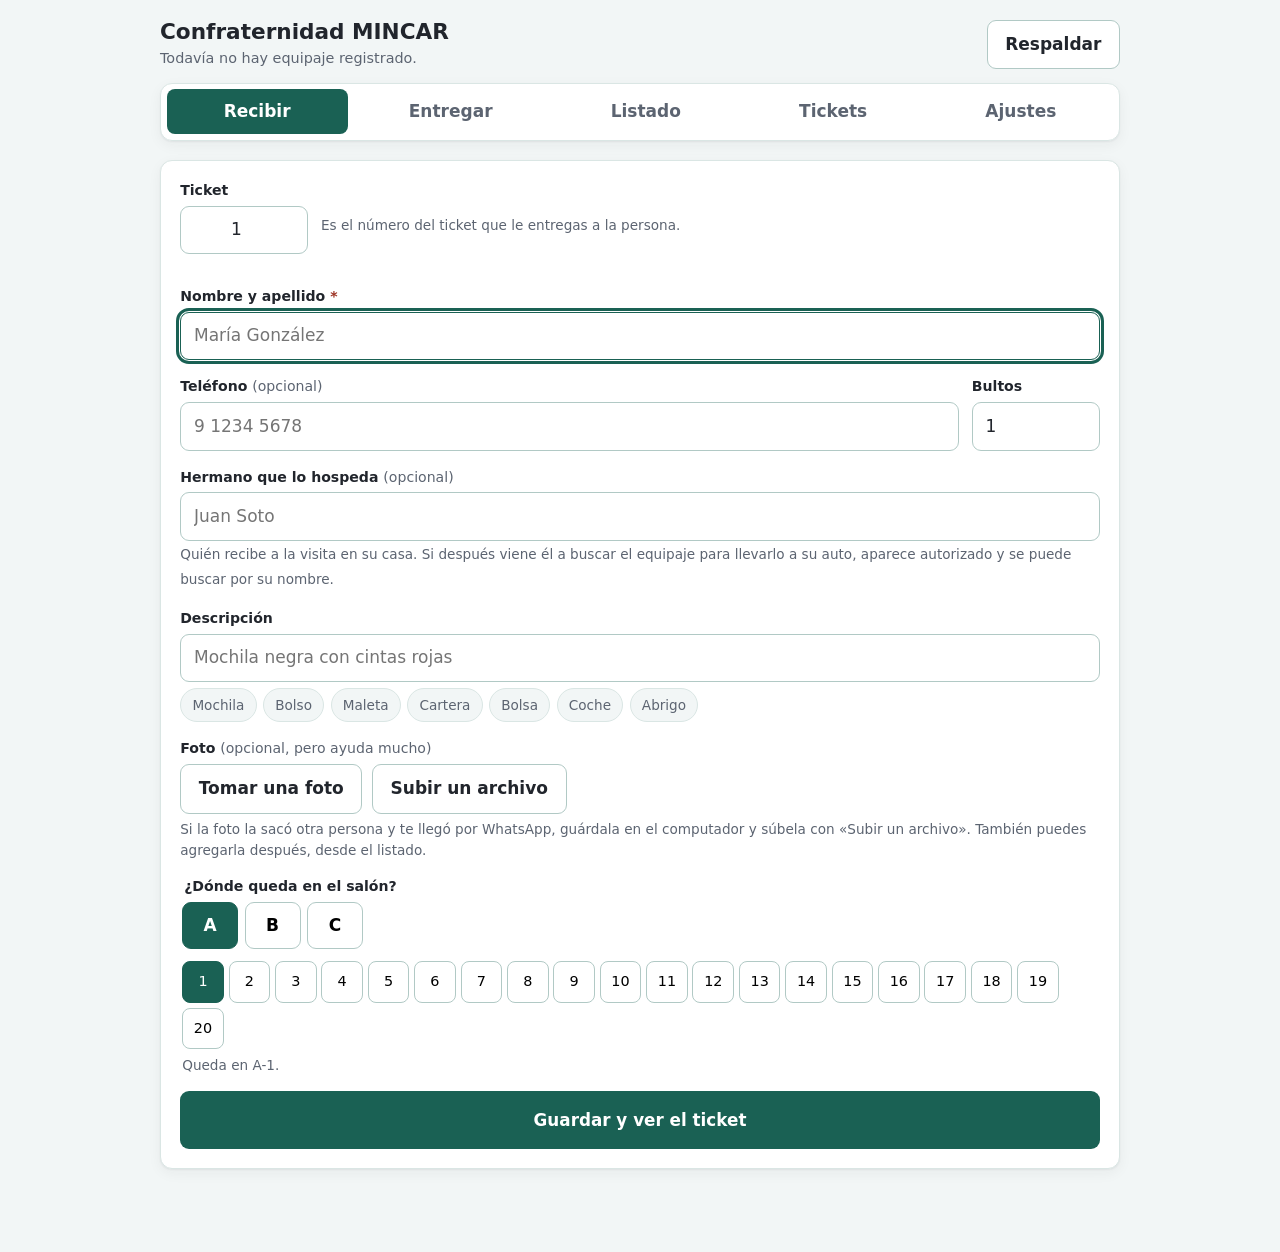
<file: index.html>
<!doctype html>
<html lang="es">
<head>
<meta charset="utf-8">
<meta name="viewport" content="width=device-width, initial-scale=1">
<title>Confraternidad MINCAR</title>
<meta name="description" content="Registro de equipaje para un evento: tickets con QR, foto del bulto y ubicación en el salón. Funciona sin internet.">
<link rel="icon" href="data:image/svg+xml,<svg xmlns='http://www.w3.org/2000/svg' viewBox='0 0 100 100'><text y='.9em' font-size='88'>🧳</text></svg>">
<link rel="stylesheet" href="assets/css/estilos.css">
</head>
<body>

<p id="alerta" class="alerta" role="alert" hidden></p>

<header class="cabecera">
  <div>
    <h1 id="titulo-evento">Confraternidad MINCAR</h1>
    <p id="resumen" class="cabecera__resumen">Cargando…</p>
  </div>
  <button type="button" id="respaldar" class="boton boton--suave">
    Respaldar<span id="pendientes" class="insignia" hidden></span>
  </button>
</header>

<nav class="pestanas" role="tablist" aria-label="Secciones">
  <button role="tab" class="pestana" data-panel="recibir" aria-selected="true">Recibir</button>
  <button role="tab" class="pestana" data-panel="entregar" aria-selected="false">Entregar</button>
  <button role="tab" class="pestana" data-panel="listado" aria-selected="false">Listado</button>
  <button role="tab" class="pestana" data-panel="tickets" aria-selected="false">Tickets</button>
  <button role="tab" class="pestana" data-panel="ajustes" aria-selected="false">Ajustes</button>
</nav>

<main>

<!-- ══════════════════════════ RECIBIR ══════════════════════════ -->
<section id="panel-recibir" class="panel" role="tabpanel" aria-label="Recibir">

  <form id="forma-recibir" class="tarjeta" autocomplete="off">
    <p id="r-editando" class="editando" hidden>
      <span id="r-editando-texto"></span>
      <button type="button" class="boton boton--texto" id="r-cancelar">Cancelar y dejarlo como estaba</button>
    </p>

    <div class="fila fila--numero">
      <label class="campo campo--angosto">
        <span class="campo__nombre">Ticket</span>
        <input type="number" id="r-numero" class="numero-grande" min="1" max="999" required>
      </label>
      <p class="campo__pista">Es el número del ticket que le entregas a la persona.</p>
    </div>

    <label class="campo">
      <span class="campo__nombre">Nombre y apellido <b class="obligatorio">*</b></span>
      <input type="text" id="r-nombre" required autocapitalize="words" placeholder="María González">
    </label>

    <div class="fila">
      <label class="campo">
        <span class="campo__nombre">Teléfono <span class="campo__opcional">(opcional)</span></span>
        <input type="tel" id="r-telefono" inputmode="tel" placeholder="9 1234 5678">
      </label>
      <label class="campo campo--angosto">
        <span class="campo__nombre">Bultos</span>
        <input type="number" id="r-bultos" min="1" max="20" value="1" required>
      </label>
    </div>

    <label class="campo">
      <span class="campo__nombre">Hermano que lo hospeda <span class="campo__opcional">(opcional)</span></span>
      <input type="text" id="r-hospedador" autocapitalize="words" placeholder="Juan Soto">
      <span class="campo__pista">
        Quién recibe a la visita en su casa. Si después viene él a buscar el equipaje para
        llevarlo a su auto, aparece autorizado y se puede buscar por su nombre.
      </span>
    </label>

    <label class="campo">
      <span class="campo__nombre">Descripción</span>
      <input type="text" id="r-descripcion" placeholder="Mochila negra con cintas rojas">
    </label>
    <div class="atajos" id="r-atajos"></div>

    <div class="campo">
      <span class="campo__nombre">Foto <span class="campo__opcional">(opcional, pero ayuda mucho)</span></span>
      <div class="foto">
        <input type="file" id="r-foto-camara" accept="image/*" capture="environment" hidden>
        <input type="file" id="r-foto-archivo" accept="image/*" hidden>
        <button type="button" class="boton boton--suave" id="r-foto-camara-boton">Tomar una foto</button>
        <button type="button" class="boton boton--suave" id="r-foto-archivo-boton">Subir un archivo</button>
        <button type="button" class="boton boton--texto" id="r-foto-quitar" hidden>Quitar</button>
        <img id="r-foto-vista" class="foto__vista" alt="" hidden>
      </div>
      <p class="campo__pista">
        Si la foto la sacó otra persona y te llegó por WhatsApp, guárdala en el computador
        y súbela con «Subir un archivo». También puedes agregarla después, desde el listado.
      </p>
    </div>

    <fieldset class="campo">
      <legend class="campo__nombre">¿Dónde queda en el salón?</legend>
      <div class="zonas" id="r-zonas" role="radiogroup" aria-label="Zona"></div>
      <div class="posiciones" id="r-posiciones" aria-label="Posición"></div>
      <p class="campo__pista" id="r-ubicacion-elegida">—</p>
    </fieldset>

    <button type="submit" class="boton boton--principal boton--ancho" id="r-guardar">Guardar y ver el ticket</button>
  </form>

  <div id="comprobante" class="tarjeta comprobante" hidden>
    <p class="comprobante__hecho">Equipaje recibido</p>
    <div id="comprobante-ticket"></div>
    <div class="comprobante__botones">
      <button type="button" class="boton boton--principal" id="imprimir-comprobante">Imprimir este ticket</button>
      <button type="button" class="boton boton--suave" id="recibir-otro">Recibir otro</button>
    </div>
  </div>

</section>

<!-- ══════════════════════════ ENTREGAR ══════════════════════════ -->
<section id="panel-entregar" class="panel" role="tabpanel" aria-label="Entregar" hidden>

  <div class="tarjeta">
    <label class="campo">
      <span class="campo__nombre">Escanea el QR, o escribe el número, el nombre o quién lo hospeda</span>
      <input type="search" id="e-busca" class="busca" placeholder="07  ·  María  ·  quien la hospeda" autocomplete="off">
    </label>
    <button type="button" class="boton boton--suave" id="e-escanear" hidden>Escanear con la cámara</button>
    <div id="e-camara" class="camara" hidden>
      <video id="e-video" playsinline muted></video>
      <button type="button" class="boton boton--texto" id="e-cerrar-camara">Cerrar la cámara</button>
    </div>
  </div>

  <div id="e-resultados" class="resultados"></div>
  <div id="e-ficha"></div>

</section>

<!-- ══════════════════════════ LISTADO ══════════════════════════ -->
<section id="panel-listado" class="panel" role="tabpanel" aria-label="Listado" hidden>

  <div class="tarjeta barra">
    <div class="filtros" id="l-filtros" role="radiogroup" aria-label="Filtrar">
      <button type="button" class="filtro filtro--activo" data-filtro="custodia">En custodia</button>
      <button type="button" class="filtro" data-filtro="tomado">Tomados</button>
      <button type="button" class="filtro" data-filtro="entregado">Entregados</button>
      <button type="button" class="filtro" data-filtro="todos">Todos</button>
    </div>
    <input type="search" id="l-busca" class="busca busca--chica" placeholder="Buscar…" autocomplete="off">
    <button type="button" class="boton boton--suave" id="l-imprimir">Imprimir la lista</button>
    <button type="button" class="boton boton--suave" id="l-csv">Descargar en Excel</button>
  </div>
  <p class="campo__pista" id="l-nota"></p>

  <input type="file" id="l-foto" accept="image/*" hidden>
  <div id="l-tabla" class="tabla-envoltura"></div>

</section>

<!-- ══════════════════════════ TICKETS ══════════════════════════ -->
<section id="panel-tickets" class="panel" role="tabpanel" aria-label="Tickets" hidden>

  <div class="tarjeta">
    <h2>Imprimir los tickets antes del evento</h2>
    <p class="parrafo">
      Cada ticket sale en dos mitades con el mismo número: una se pega o se amarra
      al equipaje y la otra se la queda la persona. Imprímelos antes y córtalos por
      la línea del medio; así el día del evento no dependes de una impresora.
    </p>
    <div class="fila">
      <label class="campo campo--angosto">
        <span class="campo__nombre">Desde</span>
        <input type="number" id="t-desde" min="1" max="999" value="1">
      </label>
      <label class="campo campo--angosto">
        <span class="campo__nombre">Hasta</span>
        <input type="number" id="t-hasta" min="1" max="999" value="60">
      </label>
      <label class="campo campo--medio">
        <span class="campo__nombre">Tamaño de la hoja</span>
        <select id="t-hoja">
          <option value="carta">Carta · 21,6 × 27,9 cm</option>
          <option value="oficio">Oficio · 21,6 × 35,6 cm</option>
          <option value="a4">A4 · 21 × 29,7 cm</option>
        </select>
      </label>
    </div>
    <p class="campo__pista" id="t-cuenta"></p>
    <div class="botonera">
      <button type="button" class="boton boton--principal" id="t-generar">Preparar la lámina</button>
      <button type="button" class="boton boton--suave" id="t-imprimir" hidden>Imprimir</button>
    </div>
  </div>

  <div id="t-vista" class="vista-previa" hidden>
    <p class="vista-previa__nota" id="t-nota">Así se van a ver.</p>
    <div id="t-muestra" class="lamina lamina--muestra"></div>
  </div>

</section>

<!-- ══════════════════════════ AJUSTES ══════════════════════════ -->
<section id="panel-ajustes" class="panel" role="tabpanel" aria-label="Ajustes" hidden>

  <form id="forma-ajustes" class="tarjeta" autocomplete="off">
    <h2>El evento</h2>
    <label class="campo">
      <span class="campo__nombre">Nombre</span>
      <input type="text" id="a-evento" placeholder="Confraternidad MINCAR">
    </label>
    <label class="campo">
      <span class="campo__nombre">Zonas del salón</span>
      <input type="text" id="a-zonas" placeholder="A, B, C">
      <span class="campo__pista">Separadas por coma. Ponles el nombre que de verdad usen: «Entrada», «Altar», «Cocina».</span>
    </label>
    <label class="campo campo--angosto">
      <span class="campo__nombre">Posiciones por zona</span>
      <input type="number" id="a-posiciones" min="1" max="99" value="20">
    </label>
    <button type="submit" class="boton boton--principal">Guardar</button>
  </form>

  <div class="tarjeta">
    <h2>Color</h2>
    <p class="parrafo">
      Tiñe toda la aplicación: el fondo, los bordes, los botones, las pestañas y la
      ubicación en grande. Se aplica y se guarda al momento, no hace falta apretar
      nada más. Las tarjetas siguen blancas a propósito, para que el texto se lea.
    </p>
    <div class="tintes" id="a-tintes" role="radiogroup" aria-label="Color de la aplicación"></div>
    <label class="tinte-propio">
      <input type="color" id="a-color" class="tinte tinte--propio">
      <span>O elige cualquier otro</span>
    </label>
    <p class="campo__pista" id="a-color-nota"></p>
  </div>

  <div class="tarjeta">
    <h2>Respaldo</h2>
    <p class="parrafo">
      Todo queda guardado dentro de este navegador, en este equipo. No viaja a
      ninguna parte. Eso también quiere decir que si se borra el navegador o se
      pierde el equipo, se pierden los datos: descarga un respaldo de vez en cuando.
    </p>
    <p class="parrafo" id="a-espacio"></p>
    <div class="botonera">
      <button type="button" class="boton boton--principal" id="a-exportar">Descargar respaldo</button>
      <input type="file" id="a-importar" accept="application/json,.json" hidden>
      <button type="button" class="boton boton--suave" id="a-importar-boton">Cargar un respaldo</button>
    </div>
  </div>

  <div class="tarjeta">
    <h2>Empezar una jornada nueva</h2>
    <p class="parrafo">
      Para el segundo día: descarga un respaldo con todo lo del día anterior y deja la
      custodia vacía, conservando el nombre del evento, las zonas y las posiciones.
    </p>
    <div class="botonera">
      <button type="button" class="boton boton--principal" id="a-jornada">
        Respaldar y vaciar la custodia
      </button>
    </div>
  </div>

  <div class="tarjeta tarjeta--peligro">
    <h2>Borrar todo</h2>
    <p class="parrafo">
      Borra los registros y deja la aplicación como recién abierta. No se puede deshacer.
    </p>
    <div class="botonera">
      <input type="text" id="a-confirmar" placeholder="Escribe BORRAR" autocomplete="off" aria-label="Escribe BORRAR para confirmar">
      <button type="button" class="boton boton--peligro" id="a-borrar">Borrar todo</button>
    </div>
  </div>

</section>

</main>

<div id="visor" class="visor" hidden>
  <button type="button" class="visor__cerrar" id="visor-cerrar" aria-label="Cerrar la foto">Cerrar ✕</button>
  <img id="visor-foto" class="visor__foto" alt="">
</div>

<!-- Solo para imprimir -->
<div id="lamina" class="lamina" aria-hidden="true"></div>

<script src="assets/js/qr.js"></script>
<script src="assets/js/app.js"></script>
</body>
</html>
</file>
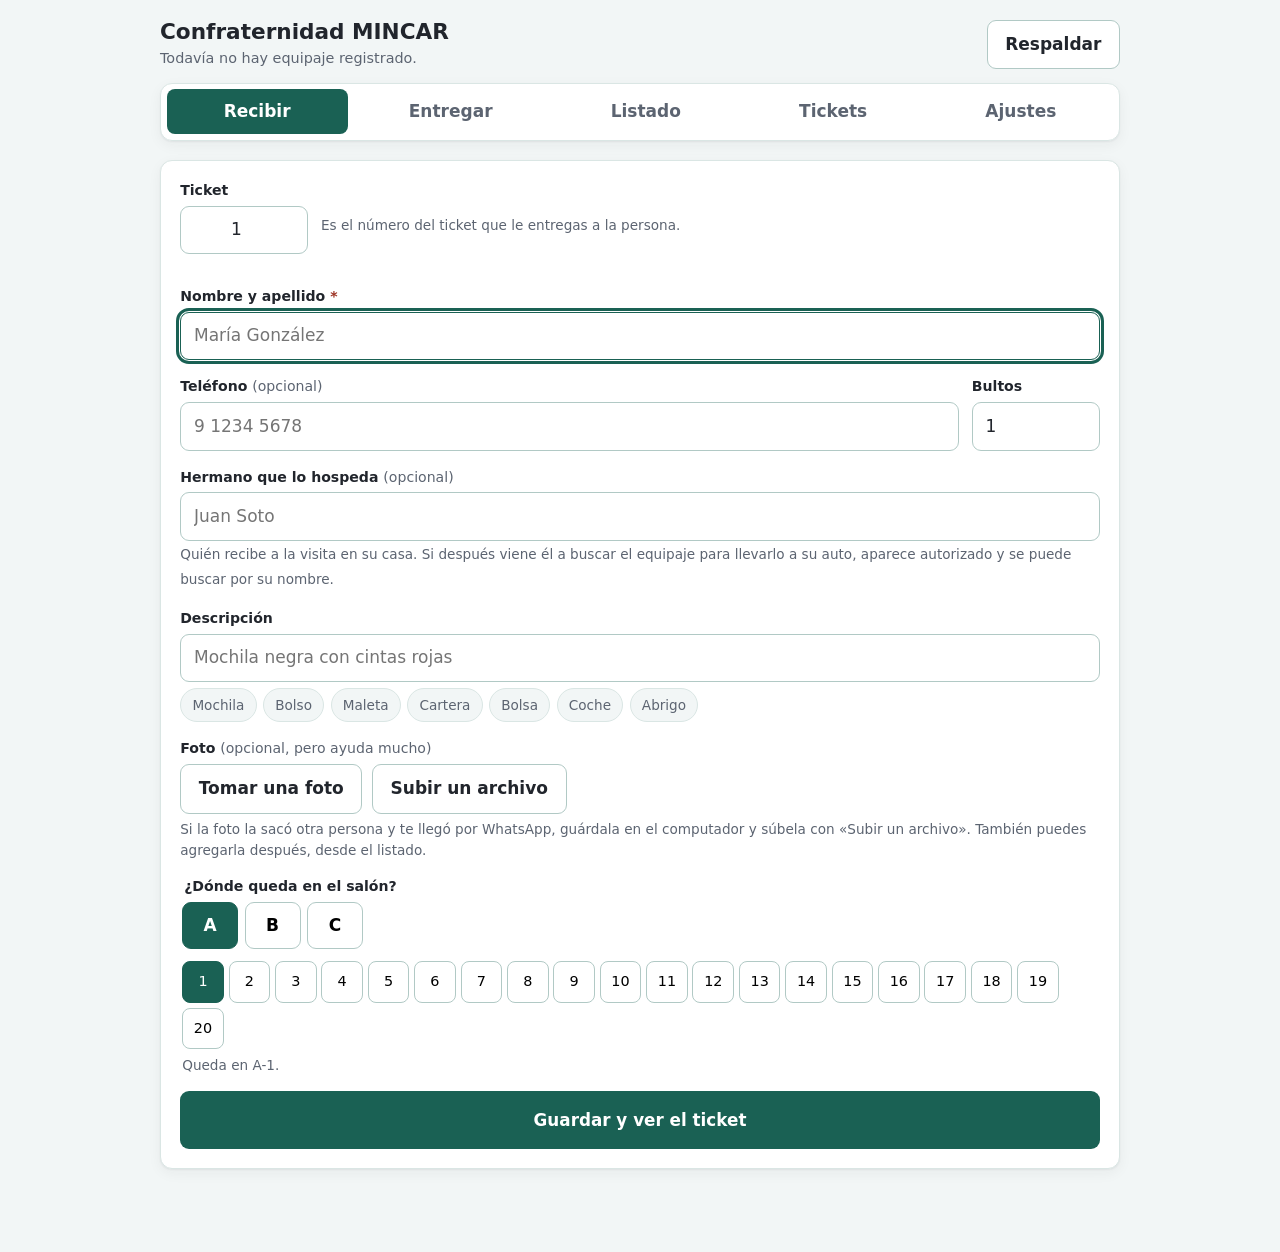
<file: custodia.html>
<!doctype html>
<html lang="es">
<head>
<meta charset="utf-8">
<meta name="viewport" content="width=device-width, initial-scale=1">
<title>Confraternidad MINCAR</title>
<meta name="description" content="Registro de equipaje para un evento: tickets con QR, foto del bulto y ubicación en el salón. Funciona sin internet.">
<link rel="icon" href="data:image/svg+xml,<svg xmlns='http://www.w3.org/2000/svg' viewBox='0 0 100 100'><text y='.9em' font-size='88'>🧳</text></svg>">
<style>
/* Custodia de equipaje.
   Pensado para que lo use alguien de pie, apurado y con poca luz:
   letra grande, botones grandes y mucho contraste. */

:root {
  --fondo: #f5f3ef;
  --papel: #ffffff;
  --tinta: #21252c;
  --suave: #5c6471;
  --linea: #e3ded5;
  --acento: #1a6154;
  --acento-texto: #ffffff;
  --acento-oscuro: #1a6154;
  --acento-suave: #e6f0ed;
  --borde: var(--borde);
  --peligro: #9d3324;
  --peligro-suave: #fbeeeb;
  --ok: #2c7048;
  --ok-suave: #e8f2eb;
  --fuera: #8a5410;
  --fuera-suave: #fdf2e2;
  --otro: #1f3f6b;
  --otro-suave: #e9eff8;
  --sombra: 0 1px 2px rgba(33, 37, 44, .06), 0 4px 14px rgba(33, 37, 44, .05);
  --radio: 12px;
}

* { box-sizing: border-box; }

/* El atributo hidden se oculta con display:none, así que cualquier regla de
   display lo anula sin avisar. Esto lo deja siempre por encima. */
[hidden] { display: none !important; }

body {
  margin: 0;
  padding: 0 1rem 4rem;
  background: var(--fondo);
  color: var(--tinta);
  font: 17px/1.5 system-ui, -apple-system, "Segoe UI", Roboto, sans-serif;
  -webkit-text-size-adjust: 100%;
}

h1, h2 { line-height: 1.2; margin: 0; }
h1 { font-size: 1.35rem; }
h2 { font-size: 1.1rem; margin-bottom: .6rem; }

.parrafo { margin: 0 0 1rem; color: var(--suave); }

/* ── Cabecera y pestañas ─────────────────────────────────────── */

.cabecera {
  display: flex;
  align-items: center;
  justify-content: space-between;
  gap: 1rem;
  max-width: 60rem;
  margin: 0 auto;
  padding: 1.2rem 0 .8rem;
}

.cabecera__resumen { margin: .2rem 0 0; color: var(--suave); font-size: .9rem; }

.pestanas {
  position: sticky;
  top: 0;
  z-index: 5;
  display: flex;
  gap: .25rem;
  max-width: 60rem;
  margin: 0 auto 1.2rem;
  padding: .35rem;
  overflow-x: auto;
  background: var(--papel);
  border: 1px solid var(--linea);
  border-radius: var(--radio);
  box-shadow: var(--sombra);
}

.pestana {
  flex: 1 0 auto;
  padding: .6rem .9rem;
  border: 0;
  border-radius: 8px;
  background: none;
  color: var(--suave);
  font: inherit;
  font-weight: 600;
  cursor: pointer;
  white-space: nowrap;
}

.pestana[aria-selected="true"] { background: var(--acento); color: var(--acento-texto); }
.pestana:focus-visible { outline: 3px solid var(--acento); outline-offset: 2px; }

main { max-width: 60rem; margin: 0 auto; }

/* ── Tarjetas y formularios ──────────────────────────────────── */

.tarjeta {
  margin-bottom: 1.2rem;
  padding: 1.2rem;
  background: var(--papel);
  border: 1px solid var(--linea);
  border-radius: var(--radio);
  box-shadow: var(--sombra);
}

.tarjeta--peligro { border-color: #edd3cd; background: var(--peligro-suave); }
.tarjeta--peligro h2 { color: var(--peligro); }

.editando {
  display: flex;
  flex-wrap: wrap;
  gap: .3rem 1rem;
  align-items: center;
  margin: 0 0 1.2rem;
  padding: .7rem 1rem;
  border: 1px solid var(--borde);
  border-left: 5px solid var(--acento);
  border-radius: 9px;
  background: var(--acento-suave);
  color: var(--acento-oscuro);
  font-weight: 600;
}

.campo { display: block; margin-bottom: 1rem; border: 0; padding: 0; }
.campo__nombre { display: block; margin-bottom: .3rem; font-size: .88rem; font-weight: 600; }
.campo__opcional { font-weight: 400; color: var(--suave); }
.campo__pista { margin: .35rem 0 0; font-size: .85rem; color: var(--suave); }
.obligatorio { color: var(--peligro); }

input[type="text"], input[type="tel"], input[type="number"], input[type="search"], input[type="file"], select {
  width: 100%;
  padding: .65rem .8rem;
  border: 1px solid var(--borde);
  border-radius: 9px;
  background: #fff;
  color: inherit;
  font: inherit;
}

input:focus-visible, select:focus-visible { outline: 3px solid var(--acento); outline-offset: 1px; border-color: var(--acento); }

.fila { display: flex; gap: .8rem; flex-wrap: wrap; align-items: flex-end; }
.fila > .campo { flex: 1 1 12rem; }
.fila > .campo--angosto { flex: 0 0 8rem; }
.fila > .campo--medio { flex: 0 0 16rem; }
.fila--numero { align-items: center; margin-bottom: 1rem; }
.fila--numero .campo__pista { flex: 1 1 12rem; margin: 0; }

.numero-grande { font-size: 1.8rem; font-weight: 700; text-align: center; letter-spacing: .04em; }

.atajos { display: flex; flex-wrap: wrap; gap: .4rem; margin: -.6rem 0 1rem; }

.atajo {
  padding: .35rem .7rem;
  border: 1px solid var(--linea);
  border-radius: 999px;
  background: var(--fondo);
  font: inherit;
  font-size: .85rem;
  color: var(--suave);
  cursor: pointer;
}

.atajo:hover { border-color: var(--acento); color: var(--acento-oscuro); }

/* ── Elegir el color ─────────────────────────────────────────── */

.tintes { display: flex; flex-wrap: wrap; gap: .6rem; margin-bottom: 1rem; }

.tinte {
  width: 2.6rem;
  height: 2.6rem;
  padding: 0;
  border: 2px solid transparent;
  border-radius: 50%;
  box-shadow: 0 0 0 1px rgba(33, 37, 44, .15) inset;
  cursor: pointer;
}

.tinte[aria-checked="true"] { border-color: var(--tinta); box-shadow: 0 0 0 3px var(--papel) inset; }
.tinte:focus-visible { outline: 3px solid var(--tinta); outline-offset: 2px; }

.tinte-propio { display: flex; align-items: center; gap: .6rem; font-size: .9rem; color: var(--suave); }

/* El input de color trae su propio recuadro; hay que vaciarlo para que se vea
   como los demás círculos. Cada navegador lo llama distinto. */
.tinte--propio { background: none; border: 2px solid var(--borde); }
.tinte--propio::-webkit-color-swatch-wrapper { padding: 2px; }
.tinte--propio::-webkit-color-swatch { border: 0; border-radius: 50%; }
.tinte--propio::-moz-color-swatch { border: 0; border-radius: 50%; }

.visualmente-oculto {
  position: absolute;
  width: 1px;
  height: 1px;
  overflow: hidden;
  clip-path: inset(50%);
  white-space: nowrap;
}

/* ── Botones ─────────────────────────────────────────────────── */

.boton {
  padding: .7rem 1.1rem;
  border: 1px solid transparent;
  border-radius: 9px;
  font: inherit;
  font-weight: 600;
  cursor: pointer;
}

.boton--principal { background: var(--acento); color: var(--acento-texto); }

/* Para el botón de entregarle el bulto a otra persona —el hermano que hospeda—.
   No basta con cambiarle el color: en escala de grises un azul y un verde de la
   misma luminosidad se ven iguales, y a alguien daltónico también. Por eso este
   va al revés: fondo claro y borde grueso, distinto de lejos y sin depender del
   color. Sigue siendo un botón de primera línea, no una opción secundaria. */
.boton--otro {
  padding: calc(.7rem - 1px) 1.1rem;
  background: var(--otro-suave);
  border: 2px solid var(--otro);
  color: var(--otro);
}

.boton--otro.boton--ancho { padding: calc(.95rem - 1px); }
.boton--suave { background: var(--papel); border-color: var(--borde); color: var(--tinta); }
.boton--texto { background: none; color: var(--suave); text-decoration: underline; padding: .4rem .2rem; }
.boton--peligro { background: var(--peligro); color: #fff; }
.boton--ancho { width: 100%; padding: .95rem; font-size: 1.05rem; }
.boton:focus-visible { outline: 3px solid var(--tinta); outline-offset: 2px; }
.boton[disabled] { opacity: .5; cursor: default; }

.botonera { display: flex; flex-wrap: wrap; gap: .6rem; align-items: center; }
.botonera input[type="text"] { width: auto; flex: 0 1 12rem; }

.insignia {
  display: inline-block;
  min-width: 1.4em;
  margin-left: .4rem;
  padding: 0 .35em;
  border-radius: 999px;
  background: var(--peligro);
  color: #fff;
  font-size: .78rem;
  text-align: center;
}

/* ── Aviso de arriba ─────────────────────────────────────────── */

.alerta {
  max-width: 60rem;
  margin: 1rem auto 0;
  padding: .8rem 1rem;
  border-radius: var(--radio);
  background: var(--peligro-suave);
  border: 1px solid #edd3cd;
  color: var(--peligro);
  font-weight: 600;
}

.alerta--ok { background: var(--ok-suave); border-color: #cfe3d6; color: var(--ok); }

/* ── Foto ────────────────────────────────────────────────────── */

.foto { display: flex; flex-wrap: wrap; gap: .6rem; align-items: center; }
.foto__vista { width: 100%; max-width: 15rem; border-radius: 9px; border: 1px solid var(--linea); }

/* ── Zonas y posiciones ──────────────────────────────────────── */

.zonas { display: flex; flex-wrap: wrap; gap: .4rem; margin-bottom: .8rem; }

.zona {
  min-width: 3.5rem;
  padding: .6rem .9rem;
  border: 1px solid var(--borde);
  border-radius: 9px;
  background: var(--papel);
  font: inherit;
  font-weight: 600;
  cursor: pointer;
}

.zona[aria-checked="true"] { background: var(--acento); border-color: var(--acento); color: var(--acento-texto); }

.posiciones { display: flex; flex-wrap: wrap; gap: .3rem; }

.posicion {
  width: 2.6rem;
  height: 2.6rem;
  border: 1px solid var(--borde);
  border-radius: 8px;
  background: var(--papel);
  font: inherit;
  font-size: .9rem;
  cursor: pointer;
}

.posicion[aria-checked="true"] { background: var(--acento); border-color: var(--acento); color: var(--acento-texto); }
.posicion--ocupada { background: #eceae5; color: #a9a49b; border-style: dashed; cursor: not-allowed; }

/* ── Entregar ────────────────────────────────────────────────── */

.busca { font-size: 1.3rem; padding: .8rem 1rem; }
.busca--chica { font-size: 1rem; flex: 1 1 10rem; width: auto; }

.camara { margin-top: .8rem; }
.camara video { width: 100%; max-width: 22rem; border-radius: var(--radio); background: #000; }

.resultados { display: grid; gap: .6rem; margin-bottom: 1.2rem; }

.resultado {
  display: flex;
  gap: .9rem;
  align-items: center;
  width: 100%;
  padding: .8rem 1rem;
  border: 1px solid var(--linea);
  border-radius: var(--radio);
  background: var(--papel);
  box-shadow: var(--sombra);
  font: inherit;
  text-align: left;
  cursor: pointer;
}

.resultado__numero {
  flex: 0 0 3rem;
  font-size: 1.6rem;
  font-weight: 700;
  text-align: center;
  color: var(--acento-oscuro);
}

.resultado__nombre { font-weight: 600; }
.resultado__detalle { font-size: .85rem; color: var(--suave); }
.resultado--tomado .resultado__numero { color: var(--fuera); }
.resultado--entregado .resultado__numero { color: var(--suave); }

.vacio { padding: 1.2rem; text-align: center; color: var(--suave); }

.ficha { display: grid; gap: 1rem; grid-template-columns: 1fr; }
.ficha__ubicacion { font-size: 2.6rem; font-weight: 700; line-height: 1.1; color: var(--acento-oscuro); }
.ficha__etiqueta { font-size: .8rem; font-weight: 600; text-transform: uppercase; letter-spacing: .06em; color: var(--suave); }
.ficha__foto { width: 100%; max-width: 16rem; border-radius: var(--radio); border: 1px solid var(--linea); }
.ficha__dato { margin: 0 0 .5rem; }
.ficha__entregado { padding: .8rem 1rem; border-radius: 9px; background: var(--ok-suave); color: var(--ok); font-weight: 600; }
.ficha__fuera { padding: .8rem 1rem; border-radius: 9px; background: var(--fuera-suave); color: var(--fuera); font-weight: 600; }
.ficha__hospeda { margin: .8rem 0 0; padding: .7rem 1rem; border-radius: 9px; background: var(--acento-suave); color: var(--acento-oscuro); }
.ficha__ubicacion--fuera { color: var(--fuera); font-size: 2rem; }
.acciones { display: grid; gap: .5rem; margin-top: 1rem; }

@media (min-width: 40rem) {
  .ficha { grid-template-columns: 1fr auto; align-items: start; }
}

.ampliable { cursor: zoom-in; }

/* ── Visor de fotos ──────────────────────────────────────────── */

.visor {
  position: fixed;
  inset: 0;
  z-index: 20;
  display: flex;
  align-items: center;
  justify-content: center;
  padding: 1.5rem;
  background: rgba(20, 22, 26, .88);
}

/* Con «contain» la foto crece hasta llenar la pantalla en vez de quedarse en
   su tamaño original. Una foto de 560 px estirada se ve algo blanda, pero para
   reconocer un bulto conviene más grande y blanda que chica y nítida. */
.visor__foto { width: 100%; height: 100%; object-fit: contain; border-radius: var(--radio); }

.visor__cerrar {
  position: absolute;
  top: 1rem;
  right: 1rem;
  padding: .6rem 1rem;
  border: 0;
  border-radius: 9px;
  background: var(--papel);
  font: inherit;
  font-weight: 600;
  cursor: pointer;
}

/* ── Listado ─────────────────────────────────────────────────── */

.barra { display: flex; flex-wrap: wrap; gap: .6rem; align-items: center; }
.filtros { display: flex; gap: .25rem; }

.filtro {
  padding: .5rem .8rem;
  border: 1px solid var(--borde);
  border-radius: 8px;
  background: var(--papel);
  font: inherit;
  font-size: .9rem;
  cursor: pointer;
}

.filtro--activo { background: var(--acento); border-color: var(--acento); color: var(--acento-texto); }

.tabla-envoltura { overflow-x: auto; background: var(--papel); border: 1px solid var(--linea); border-radius: var(--radio); box-shadow: var(--sombra); }

table { width: 100%; border-collapse: collapse; font-size: .92rem; }
th, td { padding: .6rem .8rem; text-align: left; border-bottom: 1px solid var(--linea); vertical-align: top; }
th { font-size: .78rem; text-transform: uppercase; letter-spacing: .05em; color: var(--suave); }
tr:last-child td { border-bottom: 0; }
td.num { font-weight: 700; font-size: 1.05rem; }
.estado--entregado { color: var(--ok); font-weight: 600; }
.estado--tomado { color: var(--fuera); font-weight: 600; }
.estado--custodia { color: var(--suave); }
.miniatura { display: block; width: 3rem; height: 3rem; margin-bottom: .2rem; object-fit: cover; border-radius: 6px; border: 1px solid var(--linea); }

/* ── Tickets ─────────────────────────────────────────────────── */

.vista-previa__nota { color: var(--suave); font-size: .9rem; }
.lamina--muestra { background: var(--papel); border: 1px solid var(--linea); border-radius: var(--radio); padding: 1rem; box-shadow: var(--sombra); }

.ticket {
  display: flex;
  border: 1px dashed #9a948a;
  border-radius: 6px;
  overflow: hidden;
  background: #fff;
}

.ticket__mitad {
  flex: 1;
  display: flex;
  gap: .6rem;
  align-items: center;
  padding: .5rem .6rem;
  min-width: 0;
}

.ticket__mitad + .ticket__mitad { border-left: 1px dashed #9a948a; }
.ticket__qr { flex: 0 0 4.2rem; }
.ticket__qr svg { display: block; width: 100%; height: auto; }
.ticket__texto { min-width: 0; }
/* El nombre del evento se acomoda en hasta dos líneas. Al lado de un QR de
   22 mm queda poco ancho, y cortarlo con puntos suspensivos en algo que la
   gente se lleva en el bolsillo se ve descuidado. */
.ticket__evento {
  font-size: .52rem;
  line-height: 1.15;
  text-transform: uppercase;
  color: #6b6a66;
  display: -webkit-box;
  -webkit-line-clamp: 2;
  -webkit-box-orient: vertical;
  overflow: hidden;
}
.ticket__numero { font-size: 1.7rem; font-weight: 700; line-height: 1; }
.ticket__rol { font-size: .58rem; color: #6b6a66; }

.ticket--solo { max-width: 26rem; margin: 0 auto 1.2rem; }
.ticket--solo .ticket__qr { flex-basis: 5rem; }
.ticket--solo .ticket__numero { font-size: 2.4rem; }

/* El font-size y el line-height en cero son para que el espacio en blanco
   entre los tickets no cuente y las filas queden pegadas: si sobra aunque sea
   un milímetro por fila, se pierde una fila entera por hoja. Los tickets
   recuperan sus propios valores enseguida. */
.hoja { font-size: 0; line-height: 0; }
.hoja > .ticket { display: inline-flex; width: 50%; vertical-align: top; font-size: 1rem; line-height: 1.35; }

.comprobante { text-align: center; }
.comprobante__hecho { margin: 0 0 1rem; color: var(--ok); font-weight: 700; font-size: 1.1rem; }
.comprobante__botones { display: flex; flex-wrap: wrap; gap: .6rem; justify-content: center; }

/* ── Impresión ───────────────────────────────────────────────── */

#lamina { display: none; }

/* ── La lista impresa ────────────────────────────────────────── */

.planilla__titulo { margin: 0 0 .2rem; font-size: 13pt; }
.planilla__datos { margin: 0 0 .6rem; font-size: 8pt; color: #444; }

.planilla__tabla { width: 100%; border-collapse: collapse; font-size: 8.5pt; }
.planilla__tabla th, .planilla__tabla td { padding: 3pt 4pt; border-bottom: .5pt solid #bbb; text-align: left; vertical-align: top; }
.planilla__tabla th { border-bottom: 1pt solid #444; font-size: 7pt; text-transform: uppercase; letter-spacing: .05em; }
.planilla__tabla tr { break-inside: avoid; }
.planilla__tabla .num { font-weight: 700; font-size: 10pt; }
.planilla__firma { min-width: 28mm; }

@media print {
  body { padding: 0; background: #fff; }
  .cabecera, .pestanas, main, .alerta { display: none !important; }

  #lamina { display: block; }

  /* La cabecera de la tabla se repite en cada hoja: una lista de 50 nombres
     ocupa varias páginas y sin esto la segunda no dice qué es cada columna. */
  .planilla__tabla thead { display: table-header-group; }
  .hoja > .ticket { border-radius: 0; height: 30mm; }
  .ticket { break-inside: avoid; }
  .ticket--solo { max-width: none; }

  /* Un QR de 22 mm deja cada módulo en unos 0,75 mm. Por debajo de medio
     milímetro las cámaras de los teléfonos empiezan a fallar, así que
     conviene no achicarlo más aunque quepan más tickets por hoja. */
  .ticket__qr { flex: 0 0 22mm; }
  .ticket--solo .ticket__qr { flex-basis: 30mm; }
}

</style>
</head>
<body>

<p id="alerta" class="alerta" role="alert" hidden></p>

<header class="cabecera">
  <div>
    <h1 id="titulo-evento">Confraternidad MINCAR</h1>
    <p id="resumen" class="cabecera__resumen">Cargando…</p>
  </div>
  <button type="button" id="respaldar" class="boton boton--suave">
    Respaldar<span id="pendientes" class="insignia" hidden></span>
  </button>
</header>

<nav class="pestanas" role="tablist" aria-label="Secciones">
  <button role="tab" class="pestana" data-panel="recibir" aria-selected="true">Recibir</button>
  <button role="tab" class="pestana" data-panel="entregar" aria-selected="false">Entregar</button>
  <button role="tab" class="pestana" data-panel="listado" aria-selected="false">Listado</button>
  <button role="tab" class="pestana" data-panel="tickets" aria-selected="false">Tickets</button>
  <button role="tab" class="pestana" data-panel="ajustes" aria-selected="false">Ajustes</button>
</nav>

<main>

<!-- ══════════════════════════ RECIBIR ══════════════════════════ -->
<section id="panel-recibir" class="panel" role="tabpanel" aria-label="Recibir">

  <form id="forma-recibir" class="tarjeta" autocomplete="off">
    <p id="r-editando" class="editando" hidden>
      <span id="r-editando-texto"></span>
      <button type="button" class="boton boton--texto" id="r-cancelar">Cancelar y dejarlo como estaba</button>
    </p>

    <div class="fila fila--numero">
      <label class="campo campo--angosto">
        <span class="campo__nombre">Ticket</span>
        <input type="number" id="r-numero" class="numero-grande" min="1" max="999" required>
      </label>
      <p class="campo__pista">Es el número del ticket que le entregas a la persona.</p>
    </div>

    <label class="campo">
      <span class="campo__nombre">Nombre y apellido <b class="obligatorio">*</b></span>
      <input type="text" id="r-nombre" required autocapitalize="words" placeholder="María González">
    </label>

    <div class="fila">
      <label class="campo">
        <span class="campo__nombre">Teléfono <span class="campo__opcional">(opcional)</span></span>
        <input type="tel" id="r-telefono" inputmode="tel" placeholder="9 1234 5678">
      </label>
      <label class="campo campo--angosto">
        <span class="campo__nombre">Bultos</span>
        <input type="number" id="r-bultos" min="1" max="20" value="1" required>
      </label>
    </div>

    <label class="campo">
      <span class="campo__nombre">Hermano que lo hospeda <span class="campo__opcional">(opcional)</span></span>
      <input type="text" id="r-hospedador" autocapitalize="words" placeholder="Juan Soto">
      <span class="campo__pista">
        Quién recibe a la visita en su casa. Si después viene él a buscar el equipaje para
        llevarlo a su auto, aparece autorizado y se puede buscar por su nombre.
      </span>
    </label>

    <label class="campo">
      <span class="campo__nombre">Descripción</span>
      <input type="text" id="r-descripcion" placeholder="Mochila negra con cintas rojas">
    </label>
    <div class="atajos" id="r-atajos"></div>

    <div class="campo">
      <span class="campo__nombre">Foto <span class="campo__opcional">(opcional, pero ayuda mucho)</span></span>
      <div class="foto">
        <input type="file" id="r-foto-camara" accept="image/*" capture="environment" hidden>
        <input type="file" id="r-foto-archivo" accept="image/*" hidden>
        <button type="button" class="boton boton--suave" id="r-foto-camara-boton">Tomar una foto</button>
        <button type="button" class="boton boton--suave" id="r-foto-archivo-boton">Subir un archivo</button>
        <button type="button" class="boton boton--texto" id="r-foto-quitar" hidden>Quitar</button>
        <img id="r-foto-vista" class="foto__vista" alt="" hidden>
      </div>
      <p class="campo__pista">
        Si la foto la sacó otra persona y te llegó por WhatsApp, guárdala en el computador
        y súbela con «Subir un archivo». También puedes agregarla después, desde el listado.
      </p>
    </div>

    <fieldset class="campo">
      <legend class="campo__nombre">¿Dónde queda en el salón?</legend>
      <div class="zonas" id="r-zonas" role="radiogroup" aria-label="Zona"></div>
      <div class="posiciones" id="r-posiciones" aria-label="Posición"></div>
      <p class="campo__pista" id="r-ubicacion-elegida">—</p>
    </fieldset>

    <button type="submit" class="boton boton--principal boton--ancho" id="r-guardar">Guardar y ver el ticket</button>
  </form>

  <div id="comprobante" class="tarjeta comprobante" hidden>
    <p class="comprobante__hecho">Equipaje recibido</p>
    <div id="comprobante-ticket"></div>
    <div class="comprobante__botones">
      <button type="button" class="boton boton--principal" id="imprimir-comprobante">Imprimir este ticket</button>
      <button type="button" class="boton boton--suave" id="recibir-otro">Recibir otro</button>
    </div>
  </div>

</section>

<!-- ══════════════════════════ ENTREGAR ══════════════════════════ -->
<section id="panel-entregar" class="panel" role="tabpanel" aria-label="Entregar" hidden>

  <div class="tarjeta">
    <label class="campo">
      <span class="campo__nombre">Escanea el QR, o escribe el número, el nombre o quién lo hospeda</span>
      <input type="search" id="e-busca" class="busca" placeholder="07  ·  María  ·  quien la hospeda" autocomplete="off">
    </label>
    <button type="button" class="boton boton--suave" id="e-escanear" hidden>Escanear con la cámara</button>
    <div id="e-camara" class="camara" hidden>
      <video id="e-video" playsinline muted></video>
      <button type="button" class="boton boton--texto" id="e-cerrar-camara">Cerrar la cámara</button>
    </div>
  </div>

  <div id="e-resultados" class="resultados"></div>
  <div id="e-ficha"></div>

</section>

<!-- ══════════════════════════ LISTADO ══════════════════════════ -->
<section id="panel-listado" class="panel" role="tabpanel" aria-label="Listado" hidden>

  <div class="tarjeta barra">
    <div class="filtros" id="l-filtros" role="radiogroup" aria-label="Filtrar">
      <button type="button" class="filtro filtro--activo" data-filtro="custodia">En custodia</button>
      <button type="button" class="filtro" data-filtro="tomado">Tomados</button>
      <button type="button" class="filtro" data-filtro="entregado">Entregados</button>
      <button type="button" class="filtro" data-filtro="todos">Todos</button>
    </div>
    <input type="search" id="l-busca" class="busca busca--chica" placeholder="Buscar…" autocomplete="off">
    <button type="button" class="boton boton--suave" id="l-imprimir">Imprimir la lista</button>
    <button type="button" class="boton boton--suave" id="l-csv">Descargar en Excel</button>
  </div>
  <p class="campo__pista" id="l-nota"></p>

  <input type="file" id="l-foto" accept="image/*" hidden>
  <div id="l-tabla" class="tabla-envoltura"></div>

</section>

<!-- ══════════════════════════ TICKETS ══════════════════════════ -->
<section id="panel-tickets" class="panel" role="tabpanel" aria-label="Tickets" hidden>

  <div class="tarjeta">
    <h2>Imprimir los tickets antes del evento</h2>
    <p class="parrafo">
      Cada ticket sale en dos mitades con el mismo número: una se pega o se amarra
      al equipaje y la otra se la queda la persona. Imprímelos antes y córtalos por
      la línea del medio; así el día del evento no dependes de una impresora.
    </p>
    <div class="fila">
      <label class="campo campo--angosto">
        <span class="campo__nombre">Desde</span>
        <input type="number" id="t-desde" min="1" max="999" value="1">
      </label>
      <label class="campo campo--angosto">
        <span class="campo__nombre">Hasta</span>
        <input type="number" id="t-hasta" min="1" max="999" value="60">
      </label>
      <label class="campo campo--medio">
        <span class="campo__nombre">Tamaño de la hoja</span>
        <select id="t-hoja">
          <option value="carta">Carta · 21,6 × 27,9 cm</option>
          <option value="oficio">Oficio · 21,6 × 35,6 cm</option>
          <option value="a4">A4 · 21 × 29,7 cm</option>
        </select>
      </label>
    </div>
    <p class="campo__pista" id="t-cuenta"></p>
    <div class="botonera">
      <button type="button" class="boton boton--principal" id="t-generar">Preparar la lámina</button>
      <button type="button" class="boton boton--suave" id="t-imprimir" hidden>Imprimir</button>
    </div>
  </div>

  <div id="t-vista" class="vista-previa" hidden>
    <p class="vista-previa__nota" id="t-nota">Así se van a ver.</p>
    <div id="t-muestra" class="lamina lamina--muestra"></div>
  </div>

</section>

<!-- ══════════════════════════ AJUSTES ══════════════════════════ -->
<section id="panel-ajustes" class="panel" role="tabpanel" aria-label="Ajustes" hidden>

  <form id="forma-ajustes" class="tarjeta" autocomplete="off">
    <h2>El evento</h2>
    <label class="campo">
      <span class="campo__nombre">Nombre</span>
      <input type="text" id="a-evento" placeholder="Confraternidad MINCAR">
    </label>
    <label class="campo">
      <span class="campo__nombre">Zonas del salón</span>
      <input type="text" id="a-zonas" placeholder="A, B, C">
      <span class="campo__pista">Separadas por coma. Ponles el nombre que de verdad usen: «Entrada», «Altar», «Cocina».</span>
    </label>
    <label class="campo campo--angosto">
      <span class="campo__nombre">Posiciones por zona</span>
      <input type="number" id="a-posiciones" min="1" max="99" value="20">
    </label>
    <button type="submit" class="boton boton--principal">Guardar</button>
  </form>

  <div class="tarjeta">
    <h2>Color</h2>
    <p class="parrafo">
      Tiñe toda la aplicación: el fondo, los bordes, los botones, las pestañas y la
      ubicación en grande. Se aplica y se guarda al momento, no hace falta apretar
      nada más. Las tarjetas siguen blancas a propósito, para que el texto se lea.
    </p>
    <div class="tintes" id="a-tintes" role="radiogroup" aria-label="Color de la aplicación"></div>
    <label class="tinte-propio">
      <input type="color" id="a-color" class="tinte tinte--propio">
      <span>O elige cualquier otro</span>
    </label>
    <p class="campo__pista" id="a-color-nota"></p>
  </div>

  <div class="tarjeta">
    <h2>Respaldo</h2>
    <p class="parrafo">
      Todo queda guardado dentro de este navegador, en este equipo. No viaja a
      ninguna parte. Eso también quiere decir que si se borra el navegador o se
      pierde el equipo, se pierden los datos: descarga un respaldo de vez en cuando.
    </p>
    <p class="parrafo" id="a-espacio"></p>
    <div class="botonera">
      <button type="button" class="boton boton--principal" id="a-exportar">Descargar respaldo</button>
      <input type="file" id="a-importar" accept="application/json,.json" hidden>
      <button type="button" class="boton boton--suave" id="a-importar-boton">Cargar un respaldo</button>
    </div>
  </div>

  <div class="tarjeta">
    <h2>Empezar una jornada nueva</h2>
    <p class="parrafo">
      Para el segundo día: descarga un respaldo con todo lo del día anterior y deja la
      custodia vacía, conservando el nombre del evento, las zonas y las posiciones.
    </p>
    <div class="botonera">
      <button type="button" class="boton boton--principal" id="a-jornada">
        Respaldar y vaciar la custodia
      </button>
    </div>
  </div>

  <div class="tarjeta tarjeta--peligro">
    <h2>Borrar todo</h2>
    <p class="parrafo">
      Borra los registros y deja la aplicación como recién abierta. No se puede deshacer.
    </p>
    <div class="botonera">
      <input type="text" id="a-confirmar" placeholder="Escribe BORRAR" autocomplete="off" aria-label="Escribe BORRAR para confirmar">
      <button type="button" class="boton boton--peligro" id="a-borrar">Borrar todo</button>
    </div>
  </div>

</section>

</main>

<div id="visor" class="visor" hidden>
  <button type="button" class="visor__cerrar" id="visor-cerrar" aria-label="Cerrar la foto">Cerrar ✕</button>
  <img id="visor-foto" class="visor__foto" alt="">
</div>

<!-- Solo para imprimir -->
<div id="lamina" class="lamina" aria-hidden="true"></div>

<script>
/* Generador de códigos QR.
 *
 * Versiones 1 a 3, modo byte, nivel de corrección de errores M (recupera ~15%).
 * Alcanza 42 caracteres: de sobra para el número de un ticket.
 *
 * Está escrito a mano y sin dependencias a propósito: la aplicación tiene que
 * funcionar sin internet, así que no puede cargar ninguna librería externa.
 */
const QR = (() => {
  'use strict';

  /* --- Aritmética en el campo de Galois GF(256), polinomio 0x11D --- */

  const EXP = new Uint8Array(512);
  const LOG = new Uint8Array(256);

  (function tablas() {
    let x = 1;
    for (let i = 0; i < 255; i++) {
      EXP[i] = x;
      LOG[x] = i;
      x = (x << 1) ^ (x & 0x80 ? 0x11d : 0);
    }
    for (let i = 255; i < 512; i++) EXP[i] = EXP[i - 255];
  })();

  const mul = (a, b) => (a === 0 || b === 0 ? 0 : EXP[LOG[a] + LOG[b]]);

  /* --- Reed-Solomon --- */

  // Polinomio generador de grado n: el producto de (x - α^i) para i de 0 a n-1.
  function generador(n) {
    let g = [1];
    for (let i = 0; i < n; i++) {
      const r = new Array(g.length + 1).fill(0);
      for (let j = 0; j < g.length; j++) {
        r[j] ^= g[j];
        r[j + 1] ^= mul(g[j], EXP[i]);
      }
      g = r;
    }
    return g;
  }

  // Los n bytes de corrección: el resto de dividir los datos por el generador.
  function correccion(datos, n) {
    const g = generador(n);
    const r = datos.concat(new Array(n).fill(0));
    for (let i = 0; i < datos.length; i++) {
      const c = r[i];
      if (c === 0) continue;
      for (let j = 1; j < g.length; j++) r[i + j] ^= mul(g[j], c);
    }
    return r.slice(datos.length);
  }

  /* --- Versiones (todas de un solo bloque, por eso no hay que intercalar) --- */

  const VERSIONES = [
    { tamano: 21, datos: 16, ec: 10, alineacion: [] },
    { tamano: 25, datos: 28, ec: 16, alineacion: [6, 18] },
    { tamano: 29, datos: 44, ec: 26, alineacion: [6, 22] },
  ];

  // Cabecera del modo byte: 4 bits de modo + 8 bits de largo.
  const CABECERA = 12;

  /* --- Los datos, convertidos a palabras de 8 bits --- */

  function palabras(bytes, cfg) {
    const buf = [];
    const push = (valor, largo) => {
      for (let i = largo - 1; i >= 0; i--) buf.push((valor >> i) & 1);
    };

    push(0b0100, 4); // modo byte
    push(bytes.length, 8); // indicador de cantidad (versiones 1 a 9)
    bytes.forEach((b) => push(b, 8));

    const capacidad = cfg.datos * 8;
    for (let i = 0; i < 4 && buf.length < capacidad; i++) buf.push(0); // terminador
    while (buf.length % 8) buf.push(0);

    const salida = [];
    for (let i = 0; i < buf.length; i += 8) {
      let v = 0;
      for (let j = 0; j < 8; j++) v = (v << 1) | buf[i + j];
      salida.push(v);
    }

    const relleno = [0xec, 0x11];
    for (let i = 0; salida.length < cfg.datos; i++) salida.push(relleno[i % 2]);
    return salida;
  }

  /* --- La cuadrícula --- */

  // Devuelve la cuadrícula con los patrones fijos puestos y un mapa que marca
  // qué celdas son fijas, para que ni los datos ni la máscara las toquen.
  function cuadricula(cfg, flujo) {
    const n = cfg.tamano;
    const m = Array.from({ length: n }, () => new Array(n).fill(0));
    const fijo = Array.from({ length: n }, () => new Array(n).fill(false));
    const poner = (f, c, v) => {
      m[f][c] = v;
      fijo[f][c] = true;
    };

    // Patrones de localización (las tres esquinas) con su separador.
    for (const [f0, c0] of [[0, 0], [0, n - 7], [n - 7, 0]]) {
      for (let f = -1; f <= 7; f++) {
        for (let c = -1; c <= 7; c++) {
          const ff = f0 + f;
          const cc = c0 + c;
          if (ff < 0 || ff >= n || cc < 0 || cc >= n) continue;
          const marco =
            (f >= 0 && f <= 6 && (c === 0 || c === 6)) ||
            (c >= 0 && c <= 6 && (f === 0 || f === 6));
          const centro = f >= 2 && f <= 4 && c >= 2 && c <= 4;
          poner(ff, cc, marco || centro ? 1 : 0);
        }
      }
    }

    // Patrones de sincronismo: la fila y la columna 6.
    for (let i = 8; i < n - 8; i++) {
      poner(6, i, i % 2 === 0 ? 1 : 0);
      poner(i, 6, i % 2 === 0 ? 1 : 0);
    }

    // Patrones de alineación, salvo los que chocarían con las esquinas.
    for (const f0 of cfg.alineacion) {
      for (const c0 of cfg.alineacion) {
        const esquina =
          (f0 <= 8 && c0 <= 8) || (f0 <= 8 && c0 >= n - 9) || (f0 >= n - 9 && c0 <= 8);
        if (esquina) continue;
        for (let f = -2; f <= 2; f++) {
          for (let c = -2; c <= 2; c++) {
            poner(f0 + f, c0 + c, Math.max(Math.abs(f), Math.abs(c)) === 1 ? 0 : 1);
          }
        }
      }
    }

    // Reserva del espacio del formato, incluido el módulo oscuro obligatorio.
    // Va en blanco a propósito: forma parte del formato, así que no debe
    // influir en el puntaje con que se elige la máscara.
    poner(n - 8, 8, 0);
    for (let i = 0; i <= 8; i++) {
      if (!fijo[8][i]) poner(8, i, 0);
      if (!fijo[i][8]) poner(i, 8, 0);
    }
    for (let i = 0; i < 8; i++) {
      if (!fijo[8][n - 1 - i]) poner(8, n - 1 - i, 0);
      if (!fijo[n - 1 - i][8]) poner(n - 1 - i, 8, 0);
    }

    // Los datos se escriben en zigzag, de a dos columnas, desde abajo a la derecha.
    let bit = 0;
    let subiendo = true;
    for (let col = n - 1; col > 0; col -= 2) {
      if (col === 6) col--; // la columna de sincronismo no cuenta
      for (let k = 0; k < n; k++) {
        const fila = subiendo ? n - 1 - k : k;
        for (const c of [col, col - 1]) {
          if (fijo[fila][c]) continue;
          m[fila][c] = bit < flujo.length ? flujo[bit] : 0;
          bit++;
        }
      }
      subiendo = !subiendo;
    }

    return { m, fijo };
  }

  /* --- Máscaras y formato --- */

  const MASCARAS = [
    (f, c) => (f + c) % 2 === 0,
    (f) => f % 2 === 0,
    (f, c) => c % 3 === 0,
    (f, c) => (f + c) % 3 === 0,
    (f, c) => (Math.floor(f / 2) + Math.floor(c / 3)) % 2 === 0,
    (f, c) => ((f * c) % 2) + ((f * c) % 3) === 0,
    (f, c) => (((f * c) % 2) + ((f * c) % 3)) % 2 === 0,
    (f, c) => (((f + c) % 2) + ((f * c) % 3)) % 2 === 0,
  ];

  // 15 bits: 5 de datos (nivel + máscara) y 10 de BCH, todo con una máscara fija.
  function formato(mascara) {
    const datos = (0b00 << 3) | mascara; // 00 = nivel M
    let v = datos << 10;
    for (let i = 4; i >= 0; i--) if (v & (1 << (i + 10))) v ^= 0x537 << i;
    return ((datos << 10) | v) ^ 0x5412;
  }

  function ponerFormato(m, mascara) {
    const n = m.length;
    const f = formato(mascara);
    const bit = (i) => (f >> i) & 1;

    // Primera copia, repartida alrededor de la esquina superior izquierda.
    for (let i = 0; i <= 5; i++) m[8][i] = bit(14 - i);
    m[8][7] = bit(8);
    m[8][8] = bit(7);
    m[7][8] = bit(6);
    for (let i = 0; i <= 5; i++) m[i][8] = bit(i);

    // Segunda copia, repartida entre las otras dos esquinas.
    for (let i = 0; i <= 6; i++) m[n - 1 - i][8] = bit(14 - i);
    for (let j = 0; j <= 7; j++) m[8][n - 8 + j] = bit(7 - j);

    m[n - 8][8] = 1;
  }

  /* --- Puntaje: se elige la máscara que deja el dibujo más fácil de leer --- */

  // La proporción 1:1:3:1:1 del patrón de localización. Penaliza si aparece
  // suelta en el dibujo, porque un lector la puede confundir con una esquina.
  const CASI_LOCALIZACION = [1, 0, 1, 1, 1, 0, 1];

  function puntaje(m) {
    const n = m.length;
    let p = 0;

    // Regla 1: series de cinco o más módulos del mismo color.
    for (let i = 0; i < n; i++) {
      for (const leer of [(k) => m[i][k], (k) => m[k][i]]) {
        let serie = 1;
        for (let k = 1; k < n; k++) {
          if (leer(k) === leer(k - 1)) {
            serie++;
          } else {
            if (serie >= 5) p += serie - 2;
            serie = 1;
          }
        }
        if (serie >= 5) p += serie - 2;
      }
    }

    // Regla 2: bloques de 2x2 del mismo color.
    for (let f = 0; f < n - 1; f++) {
      for (let c = 0; c < n - 1; c++) {
        const v = m[f][c];
        if (v === m[f][c + 1] && v === m[f + 1][c] && v === m[f + 1][c + 1]) p += 3;
      }
    }

    // Regla 3: la proporción 1:1:3:1:1 con una zona clara de cuatro módulos a
    // alguno de los dos lados. Contra el borde del símbolo también cuenta,
    // porque ahí la zona clara la pone el margen blanco.
    const claro = (leer, desde, hasta) => {
      for (let k = Math.max(desde, 0); k < Math.min(hasta, n); k++) if (leer(k)) return false;
      return true;
    };
    for (let i = 0; i < n; i++) {
      for (const leer of [(k) => m[i][k], (k) => m[k][i]]) {
        let k = 0;
        while (k + 7 <= n) {
          let igual = true;
          for (let j = 0; j < 7 && igual; j++) if (leer(k + j) !== CASI_LOCALIZACION[j]) igual = false;
          if (!igual) {
            k++;
          } else if (k === 0 || k === n - 7 || claro(leer, k - 4, k) || claro(leer, k + 7, k + 11)) {
            p += 40;
            k += 7;
          } else {
            // Sin zona clara suficiente: el siguiente calce posible empieza
            // dentro de los tres módulos oscuros del centro.
            k += 4;
          }
        }
      }
    }

    // Regla 4: cuánto se aleja del 50% de módulos oscuros.
    let oscuros = 0;
    for (let f = 0; f < n; f++) for (let c = 0; c < n; c++) oscuros += m[f][c];
    p += Math.floor(Math.abs((oscuros * 100) / (n * n) - 50) / 5) * 10;

    return p;
  }

  /* --- Interfaz pública --- */

  // Devuelve la cuadrícula del QR: un arreglo de filas de 0 y 1.
  function generar(texto) {
    const bytes = Array.from(new TextEncoder().encode(String(texto)));
    const cfg = VERSIONES.find((v) => CABECERA + bytes.length * 8 <= v.datos * 8);
    if (!cfg) throw new Error('El texto no cabe en el QR: el máximo son 42 caracteres.');

    const datos = palabras(bytes, cfg);
    const flujo = [];
    datos.concat(correccion(datos, cfg.ec)).forEach((v) => {
      for (let i = 7; i >= 0; i--) flujo.push((v >> i) & 1);
    });

    const base = cuadricula(cfg, flujo);
    let mejor = null;
    let mejorMascara = 0;
    let mejorPuntaje = Infinity;

    // La norma es explícita: la máscara se evalúa sobre el dibujo sin la
    // información de formato, y recién después se escribe la del ganador.
    for (let k = 0; k < 8; k++) {
      const m = base.m.map((fila) => fila.slice());
      for (let f = 0; f < m.length; f++) {
        for (let c = 0; c < m.length; c++) {
          if (!base.fijo[f][c] && MASCARAS[k](f, c)) m[f][c] ^= 1;
        }
      }
      const p = puntaje(m);
      if (p < mejorPuntaje) {
        mejorPuntaje = p;
        mejorMascara = k;
        mejor = m;
      }
    }

    ponerFormato(mejor, mejorMascara);
    return mejor;
  }

  // Devuelve el QR como SVG, listo para meter en el HTML o imprimir.
  // El borde blanco de 4 módulos no es decorativo: sin él los lectores fallan.
  function svg(texto, borde = 4) {
    const m = generar(texto);
    const n = m.length;
    const total = n + borde * 2;
    let trazo = '';

    for (let f = 0; f < n; f++) {
      for (let c = 0; c < n; c++) {
        if (m[f][c]) trazo += `M${c + borde} ${f + borde}h1v1h-1z`;
      }
    }

    return (
      `<svg xmlns="http://www.w3.org/2000/svg" viewBox="0 0 ${total} ${total}" ` +
      `shape-rendering="crispEdges" role="img" aria-label="Código QR ${texto}">` +
      `<rect width="${total}" height="${total}" fill="#fff"/>` +
      `<path d="${trazo}" fill="#000"/></svg>`
    );
  }

  return { generar, svg };
})();

if (typeof module !== 'undefined' && module.exports) module.exports = QR;

</script>
<script>
/* Custodia de equipaje — toda la lógica de la aplicación.
   Sin dependencias ni servidor: se abre y funciona, con o sin internet. */

(() => {
  'use strict';

  const AJUSTES_INICIALES = {
    evento: 'Confraternidad MINCAR',
    zonas: ['A', 'B', 'C'],
    posiciones: 20,
    color: '#1a6154',
  };

  const COLORES = [
    { hex: '#1a6154', nombre: 'Verde' },
    { hex: '#1c4f7c', nombre: 'Azul' },
    { hex: '#7a2f3a', nombre: 'Burdeo' },
    { hex: '#4a3b7a', nombre: 'Morado' },
    { hex: '#6b4423', nombre: 'Café' },
    { hex: '#3a4550', nombre: 'Pizarra' },
  ];

  const ATAJOS = ['Mochila', 'Bolso', 'Maleta', 'Cartera', 'Bolsa', 'Coche', 'Abrigo'];

  const estado = {
    ajustes: { ...AJUSTES_INICIALES },
    registros: [],
    respaldadoEn: 0, // cuántos cambios llevaba el registro en el último respaldo
    cambios: 0,
  };

  const $ = (sel) => document.querySelector(sel);
  const $$ = (sel) => Array.from(document.querySelectorAll(sel));

  /* ══════════════════════════ Guardado ══════════════════════════
     Primero se intenta IndexedDB, que no tiene un tope incómodo. Algunos
     navegadores no la permiten cuando la página se abre directamente desde
     el disco; ahí se cae a localStorage, que aguanta unos 5 MB, y por eso las
     fotos se achican más en ese modo. Si tampoco hay, todo queda en memoria
     y se avisa en pantalla, porque así sí se pierde al recargar. */

  const Almacen = {
    modo: 'memoria',
    bd: null,

    async iniciar() {
      try {
        this.bd = await this.abrirIDB();
        this.modo = 'indexeddb';
        return;
      } catch (_) {
        /* sigue con el plan B */
      }
      try {
        localStorage.setItem('custodia:prueba', '1');
        localStorage.removeItem('custodia:prueba');
        this.modo = 'localstorage';
      } catch (_) {
        this.modo = 'memoria';
      }
    },

    abrirIDB() {
      return new Promise((resolver, rechazar) => {
        let solicitud;
        try {
          solicitud = indexedDB.open('custodia', 1);
        } catch (error) {
          return rechazar(error);
        }
        solicitud.onupgradeneeded = () => {
          const bd = solicitud.result;
          if (!bd.objectStoreNames.contains('estado')) bd.createObjectStore('estado');
        };
        solicitud.onsuccess = () => resolver(solicitud.result);
        solicitud.onerror = () => rechazar(solicitud.error);
        solicitud.onblocked = () => rechazar(new Error('base bloqueada'));
      });
    },

    async leer() {
      if (this.modo === 'indexeddb') {
        return new Promise((resolver, rechazar) => {
          const t = this.bd.transaction('estado', 'readonly').objectStore('estado').get('todo');
          t.onsuccess = () => resolver(t.result || null);
          t.onerror = () => rechazar(t.error);
        });
      }
      if (this.modo === 'localstorage') {
        const crudo = localStorage.getItem('custodia:estado');
        return crudo ? JSON.parse(crudo) : null;
      }
      return null;
    },

    async escribir(datos) {
      if (this.modo === 'indexeddb') {
        return new Promise((resolver, rechazar) => {
          const t = this.bd.transaction('estado', 'readwrite').objectStore('estado').put(datos, 'todo');
          t.onsuccess = () => resolver();
          t.onerror = () => rechazar(t.error);
        });
      }
      if (this.modo === 'localstorage') {
        localStorage.setItem('custodia:estado', JSON.stringify(datos));
      }
    },

    async borrar() {
      if (this.modo === 'indexeddb') {
        return new Promise((resolver) => {
          const t = this.bd.transaction('estado', 'readwrite').objectStore('estado').delete('todo');
          t.onsuccess = t.onerror = () => resolver();
        });
      }
      if (this.modo === 'localstorage') localStorage.removeItem('custodia:estado');
    },
  };

  async function guardar() {
    const datos = {
      ajustes: estado.ajustes,
      registros: estado.registros,
      respaldadoEn: estado.respaldadoEn,
      cambios: estado.cambios,
    };
    try {
      await Almacen.escribir(datos);
    } catch (error) {
      const lleno = /quota|exceeded/i.test(String(error && error.name) + String(error && error.message));
      avisar(
        lleno
          ? 'No queda espacio para guardar. Descarga un respaldo y saca fotos de los registros ya entregados.'
          : 'No se pudo guardar el último cambio. Descarga un respaldo por si acaso.',
        false
      );
      throw error;
    }
  }

  /* ══════════════════════════ Utilidades ══════════════════════════ */

  const escapar = (texto) =>
    String(texto == null ? '' : texto).replace(/[&<>"']/g, (c) =>
      ({ '&': '&amp;', '<': '&lt;', '>': '&gt;', '"': '&quot;', "'": '&#39;' }[c])
    );

  const normalizar = (texto) =>
    String(texto || '')
      .normalize('NFD')
      .replace(/[\u0300-\u036f]/g, '') // saca las tildes: «Muñoz» encuentra a «munoz»
      .toLowerCase()
      .trim();

  const codigo = (numero) => String(numero).padStart(2, '0');

  // En 24 horas: ocupa la mitad del ancho que «12:07 p. m.» y no se presta a dudas.
  const hora = (iso) =>
    iso
      ? new Date(iso).toLocaleTimeString('es-CL', { hour: '2-digit', minute: '2-digit', hour12: false })
      : '';

  const fechaHora = (iso) =>
    iso ? new Date(iso).toLocaleString('es-CL', { hour12: false }) : '';

  const ubicacionDe = (r) => (r.zona ? `${r.zona}-${r.posicion}` : 'sin ubicación');

  // Para los botones: «María González Rojas» cabe mal, «María González» sí.
  const nombreCorto = (nombre) => String(nombre || '').trim().split(/\s+/).slice(0, 2).join(' ');

  function avisar(mensaje, bien = true) {
    const caja = $('#alerta');
    caja.textContent = mensaje;
    caja.className = 'alerta' + (bien ? ' alerta--ok' : '');
    caja.hidden = false;
    clearTimeout(avisar.reloj);
    avisar.reloj = setTimeout(() => {
      caja.hidden = true;
    }, bien ? 3500 : 9000);
  }

  /* Descargar un archivo.

     Abierta como un archivo en el computador —que es como se va a usar en el
     evento— basta con un enlace. Pero si la página está publicada en claude.ai,
     corre dentro de un visor que no deja que una página descargue nada por su
     cuenta: hay que pedírselo al visor, que le muestra una confirmación a la
     persona y puede decir que no.

     Se pregunta apenas arranca porque la respuesta puede tardar varios
     segundos. Fuera de claude.ai window.claude no existe y todo sigue por el
     camino de siempre. */
  const visorDescargas =
    window.claude && typeof window.claude.use === 'function'
      ? window.claude.use('downloads').catch(() => null)
      : Promise.resolve(null);

  const FALLAS = {
    declined: 'No se guardó el archivo: se canceló la descarga.',
    too_large: 'El archivo pesa demasiado para guardarlo así. El tope son 16 MB.',
    rate_limited: 'Hay otra descarga esperando respuesta. Contéstala y vuelve a intentar.',
  };

  // Devuelve true solo si el archivo quedó guardado de verdad. Quien borre algo
  // después de respaldar tiene que mirar ese valor antes de borrar.
  async function descargar(nombre, contenido, tipo) {
    const visor = await visorDescargas;

    if (visor) {
      try {
        await visor.save({ filename: nombre, data: contenido });
        return true;
      } catch (error) {
        const codigo = (error && error.code) || 'unavailable';
        avisar(FALLAS[codigo] || 'No se pudo guardar el archivo aquí.', false);
        return false;
      }
    }

    const enlace = document.createElement('a');
    enlace.href = URL.createObjectURL(new Blob([contenido], { type: tipo }));
    enlace.download = nombre;
    document.body.appendChild(enlace);
    enlace.click();
    enlace.remove();
    setTimeout(() => URL.revokeObjectURL(enlace.href), 1000);
    return true;
  }

  /* Un ticket pasa por tres estados:

       custodia  — el bulto está en su lugar del salón.
       tomado    — su dueño lo tiene ahora, pero lo va a devolver. El lugar
                   queda reservado, no se le da a nadie más.
       entregado — se lo llevó y el ticket se cierra.

     Los dos primeros siguen siendo responsabilidad de la custodia; por eso
     «a cargo» los cuenta a los dos. */
  const ESTADOS = ['custodia', 'tomado', 'entregado'];

  const aCargo = () => estado.registros.filter((r) => r.estado !== 'entregado');
  const cuantos = (cual) => estado.registros.filter((r) => r.estado === cual).length;
  const buscarRegistro = (numero) => estado.registros.find((r) => r.numero === numero);

  // Los respaldos viejos y los registros de antes de que existiera «tomado»
  // solo tienen la fecha de entrega: de ahí se deduce en qué estado quedaron.
  function completar(registro) {
    if (!ESTADOS.includes(registro.estado)) {
      registro.estado = registro.entrega ? 'entregado' : 'custodia';
    }
    if (registro.tomado === undefined) registro.tomado = null;
    if (typeof registro.salidas !== 'number') registro.salidas = 0;
    if (typeof registro.hospedador !== 'string') registro.hospedador = '';
    if (registro.retirado === undefined) registro.retirado = null;
    return registro;
  }

  function siguienteNumero() {
    let n = 1;
    while (buscarRegistro(n)) n++;
    return n;
  }

  // «excepto» es el ticket que se está editando: su propia posición no puede
  // aparecerle bloqueada, o no habría cómo dejarlo donde ya está.
  function ocupadas(zona, excepto = null) {
    return new Set(
      aCargo()
        .filter((r) => r.zona === zona && r.numero !== excepto)
        .map((r) => r.posicion)
    );
  }

  function primeraLibre(zona) {
    const usadas = ocupadas(zona, recibir.editando);
    for (let i = 1; i <= estado.ajustes.posiciones; i++) if (!usadas.has(i)) return i;
    return null;
  }

  /* ══════════════════════════ El color de la aplicación ══════════════════════════

     Se deja elegir cualquier color, así que hay que asegurarse de que la
     aplicación siga legible con el que sea. De un color se derivan cuatro:

       acento  — el color tal cual, para los rellenos.
       texto   — blanco o tinta, el que contraste mejor ENCIMA del acento.
       oscuro  — el acento oscurecido hasta que se lea sobre fondo blanco. Sin
                 esto, un amarillo elegido a la ligera dejaría la ubicación en
                 grande prácticamente invisible.
       suave   — apenas teñido, para fondos.

     El umbral 4.5:1 es el que pide la norma de accesibilidad WCAG para texto. */

  const aRGB = (hex) => [1, 3, 5].map((i) => parseInt(hex.slice(i, i + 2), 16));

  const aHex = (rgb) =>
    '#' + rgb.map((v) => Math.round(Math.min(255, Math.max(0, v))).toString(16).padStart(2, '0')).join('');

  function luminancia(rgb) {
    const [r, g, b] = rgb.map((v) => {
      const c = v / 255;
      return c <= 0.04045 ? c / 12.92 : ((c + 0.055) / 1.055) ** 2.4;
    });
    return 0.2126 * r + 0.7152 * g + 0.0722 * b;
  }

  function contraste(a, b) {
    const [menor, mayor] = [luminancia(a), luminancia(b)].sort((x, y) => x - y);
    return (mayor + 0.05) / (menor + 0.05);
  }

  const mezclar = (rgb, otro, parte) => rgb.map((v, i) => v * (1 - parte) + otro[i] * parte);

  const BLANCO = [255, 255, 255];
  const TINTA = [33, 37, 44];
  const NEGRO = [0, 0, 0];

  function paleta(hex) {
    const base = aRGB(hex);

    let oscuro = base;
    // Oscurecer de a poco hasta que se lea sobre blanco.
    for (let i = 0; i < 20 && contraste(oscuro, BLANCO) < 4.5; i++) {
      oscuro = mezclar(oscuro, NEGRO, 0.08);
    }

    return {
      acento: aHex(base),
      texto: aHex(contraste(base, BLANCO) >= contraste(base, TINTA) ? BLANCO : TINTA),
      oscuro: aHex(oscuro),
      suave: aHex(mezclar(base, BLANCO, 0.88)),
      fondo: aHex(mezclar(base, BLANCO, 0.945)),
      linea: aHex(mezclar(base, BLANCO, 0.84)),
      borde: aHex(mezclar(base, BLANCO, 0.66)),
    };
  }

  const colorValido = (hex) => typeof hex === 'string' && /^#[0-9a-f]{6}$/i.test(hex);

  function aplicarColor() {
    const hex = colorValido(estado.ajustes.color) ? estado.ajustes.color : AJUSTES_INICIALES.color;
    const p = paleta(hex);
    const raiz = document.documentElement.style;

    raiz.setProperty('--acento', p.acento);
    raiz.setProperty('--acento-texto', p.texto);
    raiz.setProperty('--acento-oscuro', p.oscuro);
    raiz.setProperty('--acento-suave', p.suave);
    raiz.setProperty('--fondo', p.fondo);
    raiz.setProperty('--linea', p.linea);
    raiz.setProperty('--borde', p.borde);

    $('#a-color').value = hex;
    $$('#a-tintes .tinte').forEach((b) => b.setAttribute('aria-checked', String(b.dataset.color === hex)));

    const sugerido = COLORES.find((c) => c.hex === hex);
    $('#a-color-nota').textContent = sugerido
      ? `Color: ${sugerido.nombre} (${hex}).`
      : `Color propio: ${hex}. Si queda muy claro, la aplicación lo oscurece sola donde ` +
        'hace falta para que el texto se siga leyendo.';
  }

  async function elegirColor(hex) {
    if (!colorValido(hex)) return;
    estado.ajustes.color = hex.toLowerCase();
    aplicarColor();
    estado.cambios++;
    await guardar();
  }

  /* ══════════════════════════ Tickets ══════════════════════════ */

  // Lo que lleva el QR. Va con la palabra «Ticket» adelante para que, si alguien
  // lo escanea con cualquier lector del teléfono, en pantalla aparezca algo que
  // se entiende solo y no un número suelto sin contexto.
  const contenidoQR = (numero) => `Ticket ${codigo(numero)}`;

  function ticketHTML(numero, extra = '') {
    const cod = codigo(numero);
    const qr = QR.svg(contenidoQR(numero));
    const evento = escapar(estado.ajustes.evento);
    const mitad = (rol) => `
      <div class="ticket__mitad">
        <div class="ticket__qr">${qr}</div>
        <div class="ticket__texto">
          <div class="ticket__evento">${evento}</div>
          <div class="ticket__numero">${cod}</div>
          <div class="ticket__rol">${rol}</div>
        </div>
      </div>`;
    return `<div class="ticket ${extra}">${mitad('pegar al equipaje')}${mitad('para la persona')}</div>`;
  }

  function imprimir(html) {
    $('#lamina').innerHTML = html;
    window.print();
  }

  /* ══════════════════════════ Pestañas ══════════════════════════ */

  function mostrarPanel(nombre) {
    $$('.pestana').forEach((b) => b.setAttribute('aria-selected', String(b.dataset.panel === nombre)));
    $$('.panel').forEach((p) => {
      p.hidden = p.id !== `panel-${nombre}`;
    });
    if (nombre === 'entregar') {
      $('#e-busca').focus();
      $('#e-busca').select();
    }
    if (nombre === 'listado') pintarListado();
    if (nombre === 'ajustes') pintarAjustes();
  }

  /* ══════════════════════════ Recibir ══════════════════════════ */

  const recibir = {
    foto: null,
    zona: null,
    posicion: null,
    ultimo: null, // el ticket recién emitido, para poder reimprimirlo
    editando: null, // el ticket que se está corrigiendo, o null si es uno nuevo
    volverA: 'recibir', // a qué pestaña volver al terminar de corregir
  };

  function pintarZonas() {
    const caja = $('#r-zonas');
    caja.innerHTML = estado.ajustes.zonas
      .map(
        (z) =>
          `<button type="button" class="zona" role="radio" data-zona="${escapar(z)}" ` +
          `aria-checked="${z === recibir.zona}">${escapar(z)}</button>`
      )
      .join('');
    pintarPosiciones();
  }

  function pintarPosiciones() {
    const caja = $('#r-posiciones');
    if (!recibir.zona) {
      caja.innerHTML = '';
      $('#r-ubicacion-elegida').textContent = 'Elige una zona.';
      return;
    }
    const usadas = ocupadas(recibir.zona, recibir.editando);
    let html = '';
    for (let i = 1; i <= estado.ajustes.posiciones; i++) {
      const ocupada = usadas.has(i);
      html +=
        `<button type="button" class="posicion${ocupada ? ' posicion--ocupada' : ''}" role="radio" ` +
        `data-posicion="${i}" aria-checked="${recibir.posicion === i}" ` +
        `${ocupada ? 'disabled aria-label="Posición ' + i + ', ocupada"' : ''}>${i}</button>`;
    }
    caja.innerHTML = html;
    $('#r-ubicacion-elegida').textContent = recibir.posicion
      ? `Queda en ${recibir.zona}-${recibir.posicion}.`
      : 'Elige una posición.';
  }

  function mostrarFoto(dato) {
    recibir.foto = dato || null;
    const vista = $('#r-foto-vista');
    if (recibir.foto) {
      vista.src = recibir.foto;
      vista.hidden = false;
      $('#r-foto-quitar').hidden = false;
    } else {
      vista.hidden = true;
      vista.removeAttribute('src');
      $('#r-foto-quitar').hidden = true;
    }
    $('#r-foto-camara').value = '';
    $('#r-foto-archivo').value = '';
  }

  // El mismo formulario sirve para recibir y para corregir. Duplicarlo habría
  // significado mantener dos veces las mismas validaciones y la misma grilla de
  // posiciones, y que se fueran separando con el tiempo.
  function prepararRecibir() {
    recibir.editando = null;
    $('#forma-recibir').reset();
    $('#r-numero').value = siguienteNumero();
    $('#r-bultos').value = 1;
    mostrarFoto(null);

    if (!recibir.zona || !estado.ajustes.zonas.includes(recibir.zona)) {
      recibir.zona = estado.ajustes.zonas[0] || null;
    }
    recibir.posicion = recibir.zona ? primeraLibre(recibir.zona) : null;
    pintarZonas();

    $('#r-editando').hidden = true;
    $('#r-guardar').textContent = 'Guardar y ver el ticket';
    $('#comprobante').hidden = true;
    $('#forma-recibir').hidden = false;
    $('#r-nombre').focus();
  }

  function editarRegistro(numero, volverA) {
    const registro = buscarRegistro(numero);
    if (!registro) return;

    recibir.editando = numero;
    recibir.volverA = volverA;

    $('#forma-recibir').reset();
    $('#r-numero').value = registro.numero;
    $('#r-nombre').value = registro.nombre;
    $('#r-telefono').value = registro.telefono;
    $('#r-hospedador').value = registro.hospedador;
    $('#r-bultos').value = registro.bultos;
    $('#r-descripcion').value = registro.descripcion;
    mostrarFoto(registro.foto);

    recibir.zona = estado.ajustes.zonas.includes(registro.zona) ? registro.zona : estado.ajustes.zonas[0];
    recibir.posicion = recibir.zona === registro.zona ? registro.posicion : primeraLibre(recibir.zona);
    pintarZonas();

    $('#r-editando-texto').textContent = `Corrigiendo el ticket ${codigo(numero)} de ${registro.nombre}.`;
    $('#r-editando').hidden = false;
    $('#r-guardar').textContent = 'Guardar los cambios';
    $('#comprobante').hidden = true;
    $('#forma-recibir').hidden = false;
    mostrarPanel('recibir');
    $('#r-nombre').focus();
  }

  function cancelarEdicion() {
    const volver = recibir.volverA;
    prepararRecibir();
    if (volver !== 'recibir') mostrarPanel(volver);
  }

  // Las fotos se achican bastante a propósito. Sirven para reconocer un bulto,
  // no para ampliarlas, y con localStorage el espacio se acaba rápido.
  function comprimirFoto(archivo) {
    const lado = Almacen.modo === 'localstorage' ? 560 : 900;
    const calidad = Almacen.modo === 'localstorage' ? 0.55 : 0.72;
    return new Promise((resolver, rechazar) => {
      const lector = new FileReader();
      lector.onerror = () => rechazar(new Error('No se pudo leer la foto.'));
      lector.onload = () => {
        const img = new Image();
        img.onerror = () => rechazar(new Error('No se pudo abrir la foto.'));
        img.onload = () => {
          const escala = Math.min(1, lado / Math.max(img.width, img.height));
          const lienzo = document.createElement('canvas');
          lienzo.width = Math.max(1, Math.round(img.width * escala));
          lienzo.height = Math.max(1, Math.round(img.height * escala));
          lienzo.getContext('2d').drawImage(img, 0, 0, lienzo.width, lienzo.height);
          resolver(lienzo.toDataURL('image/jpeg', calidad));
        };
        img.src = lector.result;
      };
      lector.readAsDataURL(archivo);
    });
  }

  async function guardarRecibido(evento) {
    evento.preventDefault();

    const numero = Number($('#r-numero').value);
    const nombre = $('#r-nombre').value.trim();
    const corrigiendo = recibir.editando;

    if (!nombre) return avisar('Falta el nombre.', false);
    if (!numero || numero < 1) return avisar('El número de ticket no es válido.', false);
    // Al corregir se puede cambiar el número —por ejemplo si se anotó uno y se
    // entregó otro—, pero no puede chocar con el de otra persona.
    const dueno = buscarRegistro(numero);
    if (dueno && dueno.numero !== corrigiendo) {
      return avisar(`El ticket ${codigo(numero)} ya está usado. Prueba con otro número.`, false);
    }
    if (!recibir.zona || !recibir.posicion) return avisar('Falta indicar dónde queda el equipaje.', false);

    const datos = {
      numero,
      nombre,
      telefono: $('#r-telefono').value.trim(),
      hospedador: $('#r-hospedador').value.trim(),
      bultos: Math.max(1, Number($('#r-bultos').value) || 1),
      descripcion: $('#r-descripcion').value.trim(),
      foto: recibir.foto,
      zona: recibir.zona,
      posicion: recibir.posicion,
    };

    if (corrigiendo != null) {
      const registro = buscarRegistro(corrigiendo);
      const antes = { ...registro };
      // Solo cambian los datos: el estado, la hora de ingreso y el historial de
      // salidas son hechos ocurridos, no algo que se corrija en un formulario.
      Object.assign(registro, datos);
      estado.cambios++;

      try {
        await guardar();
      } catch (_) {
        Object.assign(registro, antes);
        estado.cambios--;
        return;
      }

      const volver = recibir.volverA;
      prepararRecibir();
      if (volver !== 'recibir') mostrarPanel(volver);
      actualizarResumen();
      pintarListado();
      return avisar(`Ticket ${codigo(numero)} corregido.`);
    }

    estado.registros.push({
      ...datos,
      ingreso: new Date().toISOString(),
      estado: 'custodia',
      tomado: null,
      entrega: null,
      salidas: 0,
      retirado: null,
    });
    estado.cambios++;

    try {
      await guardar();
    } catch (_) {
      estado.registros.pop();
      estado.cambios--;
      return;
    }

    recibir.ultimo = numero;
    $('#comprobante-ticket').innerHTML = ticketHTML(numero, 'ticket--solo');
    $('#forma-recibir').hidden = true;
    $('#comprobante').hidden = false;
    $('#recibir-otro').focus();
    actualizarResumen();
  }

  /* ══════════════════════════ Entregar ══════════════════════════ */

  let elegido = null;

  function coincide(registro, consulta) {
    if (!consulta) return false;
    if (/^\d+$/.test(consulta)) {
      if (registro.numero === Number(consulta)) return true;
      // Con tres dígitos o más ya vale la pena buscar por teléfono; con uno o
      // dos calzaría con medio mundo.
      const telefono = String(registro.telefono || '').replace(/\D/g, '');
      return consulta.length >= 3 && telefono.includes(consulta);
    }
    return (
      normalizar(registro.nombre).includes(consulta) ||
      normalizar(registro.hospedador).includes(consulta) ||
      normalizar(registro.descripcion).includes(consulta) ||
      normalizar(ubicacionDe(registro)).includes(consulta)
    );
  }

  function buscarEntrega() {
    const consulta = normalizar($('#e-busca').value);
    const caja = $('#e-resultados');
    elegido = null;
    $('#e-ficha').innerHTML = '';

    if (!consulta) {
      caja.innerHTML = '';
      return;
    }

    // Los cerrados al final: casi siempre se busca algo que todavía está.
    const hallados = estado.registros
      .filter((r) => coincide(r, consulta))
      .sort(
        (a, b) =>
          Number(a.estado === 'entregado') - Number(b.estado === 'entregado') || a.numero - b.numero
      );

    if (!hallados.length) {
      caja.innerHTML = '<p class="vacio">Nada con eso. Prueba con el nombre, o revisa el listado.</p>';
      return;
    }

    if (hallados.length === 1) {
      caja.innerHTML = '';
      mostrarFicha(hallados[0]);
      return;
    }

    caja.innerHTML = hallados
      .map(
        (r) => `
      <button type="button" class="resultado resultado--${r.estado}" data-numero="${r.numero}">
        <span class="resultado__numero">${codigo(r.numero)}</span>
        <span>
          <span class="resultado__nombre">${escapar(r.nombre)}</span>
          <span class="resultado__detalle">${escapar(ubicacionDe(r))} · ${escapar(r.descripcion || (r.bultos + ' bulto(s)'))}${
            { tomado: ' · lo tiene su dueño', entregado: ' · ya entregado', custodia: '' }[r.estado]
          }</span>
        </span>
      </button>`
      )
      .join('');
  }

  function mostrarFicha(registro) {
    elegido = registro.numero;
    const foto = registro.foto
      ? `<img class="ficha__foto ampliable" src="${registro.foto}" alt="Foto del equipaje del ticket ${codigo(
          registro.numero
        )}" title="Ver la foto en grande">`
      : '';

    // Quién lo hospeda va destacado: es la única forma de saber, en el momento,
    // si la persona que está pidiendo el bulto tiene por qué llevárselo.
    const hospedaje = registro.hospedador
      ? `<p class="ficha__hospeda">Lo hospeda <b>${escapar(registro.hospedador)}</b>, que también puede retirarlo.</p>`
      : '';

    // Cuando el bulto está tomado, lo grande no puede ser la ubicación: el
    // bulto no está ahí y alguien lo iría a buscar en vano.
    const titular =
      registro.estado === 'tomado'
        ? `<p class="ficha__ubicacion ficha__ubicacion--fuera">Lo tiene su dueño</p>
           <p class="ficha__dato">Su lugar reservado es <b>${escapar(ubicacionDe(registro))}</b>.</p>`
        : `<p class="ficha__ubicacion">${escapar(ubicacionDe(registro))}</p>`;

    const situacion = {
      tomado: `<p class="ficha__fuera">Lo tiene desde las ${hora(registro.tomado)}. El lugar quedó reservado.</p>`,
      entregado: `<p class="ficha__entregado">Lo retiró ${
        registro.retirado === 'hospedador'
          ? escapar(registro.hospedador) + ', que lo hospeda,'
          : escapar(nombreCorto(registro.nombre))
      } a las ${hora(registro.entrega)}.</p>`,
      custodia: '',
    }[registro.estado];

    // Con hospedador asignado, entregar deja de ser un solo botón: hay dos
    // personas que pueden llevárselo y conviene que quede anotado cuál fue.
    const entregar = registro.hospedador
      ? `<button type="button" class="boton boton--principal boton--ancho" id="e-entregar">Lo retira ${escapar(
          nombreCorto(registro.nombre)
        )}</button>
         <button type="button" class="boton boton--otro boton--ancho" id="e-entregar-hospedador">Lo retira ${escapar(
           nombreCorto(registro.hospedador)
         )}, que lo hospeda</button>`
      : '<button type="button" class="boton boton--principal boton--ancho" id="e-entregar">Se lo lleva: entregar y cerrar</button>';

    const acciones = {
      custodia: `
        ${entregar}
        <button type="button" class="boton boton--suave boton--ancho" id="e-tomar">Lo toma un rato y lo devuelve</button>`,
      tomado: `
        <button type="button" class="boton boton--principal boton--ancho" id="e-devolver">Lo devolvió: vuelve a ${escapar(ubicacionDe(registro))}</button>
        ${entregar}`,
      entregado: `
        <button type="button" class="boton boton--suave boton--ancho" id="e-deshacer">Deshacer: dejarlo otra vez en custodia</button>`,
    }[registro.estado];

    const salidas =
      registro.salidas > 0
        ? `<p class="ficha__dato"><span class="ficha__etiqueta">Lo ha sacado ${registro.salidas} ${
            registro.salidas === 1 ? 'vez' : 'veces'
          }</span></p>`
        : '';

    $('#e-ficha').innerHTML = `
      <div class="tarjeta">
        <div class="ficha">
          <div>
            <p class="ficha__etiqueta">Ticket ${codigo(registro.numero)} · ${escapar(registro.nombre)}</p>
            ${titular}
            <p class="ficha__dato">${registro.bultos} bulto(s)${
              registro.descripcion ? ' · ' + escapar(registro.descripcion) : ''
            }</p>
            <p class="ficha__dato"><span class="ficha__etiqueta">Recibido a las ${hora(registro.ingreso)}</span></p>
            ${salidas}
            ${hospedaje}
            ${situacion}
            <div class="acciones">${acciones}</div>
            <button type="button" class="boton boton--texto" id="e-editar">Corregir los datos de este ticket</button>
          </div>
          ${foto}
        </div>
      </div>`;

    const primero = $('.acciones .boton');
    if (primero) primero.focus();
  }

  async function cambiarEstado(numero, nuevo, quien = 'dueno') {
    const registro = buscarRegistro(numero);
    if (!registro) return;

    const antes = {
      estado: registro.estado,
      tomado: registro.tomado,
      entrega: registro.entrega,
      salidas: registro.salidas,
      retirado: registro.retirado,
    };
    const ahora = new Date().toISOString();

    if (nuevo === 'tomado') {
      Object.assign(registro, { estado: 'tomado', tomado: ahora, entrega: null, retirado: null, salidas: registro.salidas + 1 });
    } else if (nuevo === 'custodia') {
      Object.assign(registro, { estado: 'custodia', tomado: null, entrega: null, retirado: null });
    } else {
      Object.assign(registro, { estado: 'entregado', tomado: null, entrega: ahora, retirado: quien });
    }

    estado.cambios++;
    try {
      await guardar();
    } catch (_) {
      Object.assign(registro, antes);
      estado.cambios--;
      return;
    }

    actualizarResumen();
    mostrarFicha(registro);

    const lugar = ubicacionDe(registro);
    avisar(
      {
        tomado: `Ticket ${codigo(numero)} tomado. Su lugar en ${lugar} queda reservado.`,
        custodia: `Ticket ${codigo(numero)} de vuelta en ${lugar}.`,
        entregado: `Ticket ${codigo(numero)} entregado a ${
          quien === 'hospedador' ? registro.hospedador : nombreCorto(registro.nombre)
        }.`,
      }[nuevo]
    );

    // Después de atender a alguien se limpia la búsqueda para el siguiente.
    // Deshacer una entrega es una corrección, no un turno: ahí conviene que la
    // ficha se quede en pantalla.
    if (nuevo !== 'custodia' || antes.estado === 'tomado') {
      setTimeout(() => {
        $('#e-busca').value = '';
        $('#e-busca').focus();
        buscarEntrega();
      }, 1400);
    }
  }

  /* ── Cámara para escanear ── */

  const escaner = { flujo: null, detector: null, corriendo: false };

  async function abrirCamara() {
    try {
      escaner.flujo = await navigator.mediaDevices.getUserMedia({
        video: { facingMode: { ideal: 'environment' } },
      });
    } catch (_) {
      return avisar('No se pudo abrir la cámara. Escribe el número del ticket, es igual de rápido.', false);
    }
    const video = $('#e-video');
    video.srcObject = escaner.flujo;
    await video.play();
    $('#e-camara').hidden = false;
    escaner.detector = new window.BarcodeDetector({ formats: ['qr_code'] });
    escaner.corriendo = true;
    revisarCuadro();
  }

  async function revisarCuadro() {
    if (!escaner.corriendo) return;
    try {
      const marcas = await escaner.detector.detect($('#e-video'));
      const texto = marcas.length ? String(marcas[0].rawValue) : '';
      const numero = (texto.match(/\d+/) || [])[0];
      if (numero) {
        cerrarCamara();
        $('#e-busca').value = numero;
        buscarEntrega();
        return;
      }
    } catch (_) {
      /* un cuadro fallido no importa: se prueba con el siguiente */
    }
    requestAnimationFrame(revisarCuadro);
  }

  function cerrarCamara() {
    escaner.corriendo = false;
    if (escaner.flujo) escaner.flujo.getTracks().forEach((t) => t.stop());
    escaner.flujo = null;
    $('#e-camara').hidden = true;
  }

  /* ══════════════════════════ Listado ══════════════════════════ */

  let filtro = 'custodia';

  function registrosFiltrados() {
    const consulta = normalizar($('#l-busca').value);
    return estado.registros
      .filter((r) => filtro === 'todos' || r.estado === filtro)
      .filter((r) => !consulta || coincide(r, consulta))
      .sort((a, b) => a.numero - b.numero);
  }

  function pintarListado() {
    notaLista();
    const filas = registrosFiltrados();
    if (!filas.length) {
      $('#l-tabla').innerHTML = '<p class="vacio">Nada por aquí todavía.</p>';
      return;
    }
    $('#l-tabla').innerHTML = `
      <table>
        <thead><tr>
          <th>Ticket</th><th>Nombre</th><th>Equipaje</th><th>Lugar</th><th>Entró</th><th>Estado</th><th>Foto</th>
        </tr></thead>
        <tbody>${filas
          .map(
            (r) => `<tr>
            <td class="num">${codigo(r.numero)}<br><button type="button" class="boton boton--texto" data-editar="${r.numero}">Editar</button></td>
            <td>${escapar(r.nombre)}${
              r.telefono ? `<br><span class="resultado__detalle">${escapar(r.telefono)}</span>` : ''
            }${
              r.hospedador
                ? `<br><span class="resultado__detalle">Lo hospeda ${escapar(r.hospedador)}</span>`
                : ''
            }</td>
            <td>${r.bultos} bulto(s)${r.descripcion ? '<br>' + escapar(r.descripcion) : ''}</td>
            <td>${escapar(ubicacionDe(r))}</td>
            <td>${hora(r.ingreso)}</td>
            <td class="estado--${r.estado}">${
              {
                custodia: 'En custodia',
                tomado: 'Tomado ' + hora(r.tomado),
                entregado: 'Entregado ' + hora(r.entrega),
              }[r.estado]
            }${
              r.estado === 'entregado' && r.retirado === 'hospedador'
                ? `<br><span class="resultado__detalle">a ${escapar(r.hospedador)}</span>`
                : ''
            }${
              r.salidas > 0
                ? `<br><span class="resultado__detalle">${r.salidas} salida${r.salidas === 1 ? '' : 's'}</span>`
                : ''
            }</td>
            <td>${
              r.foto
                ? `<img class="miniatura ampliable" src="${r.foto}" alt="Equipaje del ticket ${codigo(
                    r.numero
                  )}" title="Ver la foto en grande">`
                : ''
            }<button type="button" class="boton boton--texto" data-foto="${r.numero}">${
              r.foto ? 'Cambiar' : 'Agregar'
            }</button></td>
          </tr>`
          )
          .join('')}</tbody>
      </table>`;
  }

  // La foto puede llegar mucho después del registro: alguien la sacó con su
  // teléfono y la mandó por WhatsApp. Por eso se puede pegar a un ticket que ya
  // existe, sin tener que rehacerlo.
  let fotoPara = null;

  async function guardarFotoDe(numero, archivo) {
    const registro = buscarRegistro(numero);
    if (!registro) return;
    const antes = registro.foto;
    try {
      registro.foto = await comprimirFoto(archivo);
    } catch (error) {
      return avisar(error.message, false);
    }
    estado.cambios++;
    try {
      await guardar();
    } catch (_) {
      registro.foto = antes;
      estado.cambios--;
      return;
    }
    pintarListado();
    actualizarResumen();
    avisar(`Foto guardada en el ticket ${codigo(numero)}.`);
  }

  const NOMBRE_FILTRO = {
    custodia: 'solo los que están en custodia',
    tomado: 'solo los tomados',
    entregado: 'solo los entregados',
    todos: 'todos los tickets',
  };

  /* La lista en papel. Sirve para dos cosas: repasar al cierre qué falta por
     retirar, y seguir atendiendo a mano si el computador se apaga. Por eso la
     última columna va en blanco cuando el bulto sigue ahí: es para firmar o
     anotar quién se lo llevó. Las fotos no se imprimen, gastarían media hoja
     cada una. */
  function listaHTML() {
    const filas = registrosFiltrados();
    const hoja = hojaElegida();
    const tomados = cuantos('tomado');

    const celdas = filas
      .map((r) => {
        const situacion = {
          custodia: 'En custodia',
          tomado: 'Tomado ' + hora(r.tomado),
          entregado: 'Entregado ' + hora(r.entrega),
        }[r.estado];
        const retiro =
          r.estado === 'entregado'
            ? escapar(r.retirado === 'hospedador' ? r.hospedador : r.nombre)
            : '';
        return `<tr>
          <td class="num">${codigo(r.numero)}</td>
          <td>${escapar(r.nombre)}${
            r.telefono ? `<br>${escapar(r.telefono)}` : ''
          }</td>
          <td>${escapar(r.hospedador)}</td>
          <td>${r.bultos}</td>
          <td>${escapar(r.descripcion)}</td>
          <td>${escapar(ubicacionDe(r))}</td>
          <td>${situacion}</td>
          <td class="planilla__firma">${retiro}</td>
        </tr>`;
      })
      .join('');

    return `
      <h1 class="planilla__titulo">${escapar(estado.ajustes.evento)} · custodia de equipaje</h1>
      <p class="planilla__datos">
        ${filas.length} ticket(s) en la lista (${NOMBRE_FILTRO[filtro]}) ·
        ${cuantos('custodia')} en custodia · ${tomados} tomado${tomados === 1 ? '' : 's'} ·
        ${cuantos('entregado')} entregados · ${estado.registros.length} en total ·
        impresa el ${fechaHora(new Date().toISOString())} · hoja ${hoja.nombre}
      </p>
      <table class="planilla__tabla">
        <thead><tr>
          <th>N°</th><th>Nombre</th><th>Lo hospeda</th><th>Bultos</th>
          <th>Equipaje</th><th>Lugar</th><th>Estado</th><th>Retiró / firma</th>
        </tr></thead>
        <tbody>${celdas}</tbody>
      </table>`;
  }

  function imprimirLista() {
    if (!registrosFiltrados().length) return avisar('No hay nada que imprimir con ese filtro.', false);
    imprimir(listaHTML());
  }

  function notaLista() {
    const hoja = hojaElegida();
    $('#l-nota').textContent =
      `Se imprime lo que estás viendo (${NOMBRE_FILTRO[filtro]}), sin las fotos, en hoja ` +
      `${hoja.nombre} — el tamaño se cambia en la pestaña Tickets. La última columna va en ` +
      'blanco para firmar o anotar a mano quién retiró.';
  }

  async function exportarCSV() {
    const cabecera = [
      'Ticket', 'Nombre', 'Telefono', 'Hospedador', 'Bultos', 'Descripcion', 'Zona', 'Posicion',
      'Ingreso', 'Estado', 'Salidas', 'Tomado desde', 'Entrega', 'Retirado por',
    ];
    const NOMBRE_ESTADO = { custodia: 'En custodia', tomado: 'Tomado', entregado: 'Entregado' };
    const celda = (v) => `"${String(v == null ? '' : v).replace(/"/g, '""')}"`;
    const filas = estado.registros
      .slice()
      .sort((a, b) => a.numero - b.numero)
      .map((r) =>
        [
          codigo(r.numero), r.nombre, r.telefono, r.hospedador, r.bultos, r.descripcion, r.zona, r.posicion,
          fechaHora(r.ingreso), NOMBRE_ESTADO[r.estado], r.salidas, fechaHora(r.tomado), fechaHora(r.entrega),
          r.estado === 'entregado' ? (r.retirado === 'hospedador' ? r.hospedador : r.nombre) : '',
        ]
          .map(celda)
          .join(';')
      );
    // El punto y coma y el BOM son para que Excel en español lo abra bien.
    descargar('custodia.csv', '﻿' + [cabecera.map(celda).join(';'), ...filas].join('\r\n'), 'text/csv');
  }

  /* ══════════════════════════ Lámina de tickets ══════════════════════════ */

  // Alto útil = alto de la hoja menos los dos márgenes de 10 mm. Cada ticket
  // mide 30 mm y van de a dos por fila; lo que no alcanza pasa a la hoja
  // siguiente, porque ningún ticket se parte por la mitad.
  const HOJAS = {
    carta: { css: 'letter', nombre: 'carta', alto: 279.4 },
    oficio: { css: 'legal', nombre: 'oficio', alto: 355.6 },
    a4: { css: 'A4', nombre: 'A4', alto: 297 },
  };

  const MARGEN = 10;
  const ALTO_TICKET = 30;

  const porHoja = (hoja) => Math.floor((hoja.alto - MARGEN * 2) / ALTO_TICKET) * 2;

  function hojaElegida() {
    return HOJAS[$('#t-hoja').value] || HOJAS.carta;
  }

  // El tamaño se aplica con una regla @page, así el navegador ya llega con la
  // hoja correcta puesta en el cuadro de impresión.
  function aplicarTamanoHoja() {
    const hoja = hojaElegida();
    let estilo = document.getElementById('tamano-hoja');
    if (!estilo) {
      estilo = document.createElement('style');
      estilo.id = 'tamano-hoja';
      document.head.appendChild(estilo);
    }
    estilo.textContent = `@page { size: ${hoja.css}; margin: ${MARGEN}mm; }`;
    contarHojas();
  }

  function contarHojas() {
    const hoja = hojaElegida();
    const cuantos = porHoja(hoja);
    const desde = Math.max(1, Number($('#t-desde').value) || 1);
    const hasta = Math.min(999, Number($('#t-hasta').value) || desde);
    const total = Math.max(0, hasta - desde + 1);
    const paginas = Math.ceil(total / cuantos);
    $('#t-cuenta').textContent =
      `En hoja ${hoja.nombre} entran ${cuantos} tickets por página` +
      (total ? `: ${total} tickets ocupan ${paginas} hoja${paginas === 1 ? '' : 's'}.` : '.');
  }

  let lamina = '';

  function laminaHTML(desde, hasta) {
    let html = '<div class="hoja">';
    for (let n = desde; n <= hasta; n++) html += ticketHTML(n);
    return html + '</div>';
  }

  function prepararLamina() {
    const desde = Math.max(1, Number($('#t-desde').value) || 1);
    const hasta = Math.min(999, Number($('#t-hasta').value) || desde);
    if (hasta < desde) return avisar('El «hasta» tiene que ser mayor que el «desde».', false);
    if (hasta - desde > 300) return avisar('Son demasiados tickets de una vez. Hazlo por tandas de 300.', false);

    aplicarTamanoHoja();
    lamina = laminaHTML(desde, hasta);
    $('#t-muestra').innerHTML = lamina;
    $('#t-vista').hidden = false;
    $('#t-imprimir').hidden = false;
    const hoja = hojaElegida();
    $('#t-nota').textContent =
      `Así se van a ver: ${porHoja(hoja)} por hoja ${hoja.nombre}. ` +
      'Para dejarlos en PDF, en el cuadro de impresión elige «Guardar como PDF».';
    avisar(`${hasta - desde + 1} tickets listos, del ${codigo(desde)} al ${codigo(hasta)}.`);
  }

  /* ══════════════════════════ Ajustes y respaldo ══════════════════════════ */

  function pintarAjustes() {
    $('#a-evento').value = estado.ajustes.evento;
    aplicarColor();
    $('#a-zonas').value = estado.ajustes.zonas.join(', ');
    $('#a-posiciones').value = estado.ajustes.posiciones;

    const donde = {
      indexeddb: 'Guardado en la base del navegador. Hay espacio de sobra.',
      localstorage:
        'Guardado en el almacenamiento del navegador, que tiene unos 5 MB. Las fotos se achican para que quepan.',
      memoria:
        'ATENCIÓN: este navegador no deja guardar nada. Si recargas la página se pierde todo. Ábrela en otro navegador.',
    }[Almacen.modo];

    const pesa = JSON.stringify(estado.registros).length;
    const conFoto = estado.registros.filter((r) => r.foto).length;
    $('#a-espacio').textContent =
      `${donde} Hoy hay ${estado.registros.length} registro(s), ${conFoto} con foto, ` +
      `ocupando alrededor de ${(pesa / 1048576).toFixed(1)} MB.`;
  }

  async function guardarAjustes(evento) {
    evento.preventDefault();
    const zonas = $('#a-zonas').value
      .split(',')
      .map((z) => z.trim())
      .filter(Boolean);
    if (!zonas.length) return avisar('Tiene que haber al menos una zona.', false);

    estado.ajustes = {
      evento: $('#a-evento').value.trim() || AJUSTES_INICIALES.evento,
      zonas,
      posiciones: Math.min(99, Math.max(1, Number($('#a-posiciones').value) || 20)),
    };
    estado.cambios++;
    await guardar();
    aplicarAjustes();
    avisar('Ajustes guardados.');
  }

  function aplicarAjustes() {
    aplicarColor();
    document.title = estado.ajustes.evento;
    $('#titulo-evento').textContent = estado.ajustes.evento;
    if (!estado.ajustes.zonas.includes(recibir.zona)) {
      recibir.zona = estado.ajustes.zonas[0] || null;
      recibir.posicion = recibir.zona ? primeraLibre(recibir.zona) : null;
    }
    pintarZonas();
    actualizarResumen();
  }

  function actualizarResumen() {
    const total = estado.registros.length;
    const tomados = cuantos('tomado');
    const partes = [`${cuantos('custodia')} en custodia`];
    if (tomados) partes.push(`${tomados} tomado${tomados === 1 ? '' : 's'}`);
    partes.push(`${cuantos('entregado')} entregados`, `${total} en total`);

    $('#resumen').textContent = total ? partes.join(' · ') : 'Todavía no hay equipaje registrado.';

    const pendientes = Math.max(0, estado.cambios - estado.respaldadoEn);
    const insignia = $('#pendientes');
    insignia.textContent = pendientes;
    insignia.hidden = pendientes === 0;
  }

  async function exportarRespaldo() {
    const sello = new Date().toISOString().slice(0, 16).replace(/[:T]/g, '-');
    const guardado = await descargar(
      `custodia-respaldo-${sello}.json`,
      JSON.stringify({ version: 1, ajustes: estado.ajustes, registros: estado.registros }, null, 1),
      'application/json'
    );
    if (!guardado) return false;

    estado.respaldadoEn = estado.cambios;
    await guardar().catch(() => {});
    actualizarResumen();
    return true;
  }

  async function importarRespaldo(archivo) {
    let datos;
    try {
      datos = JSON.parse(await archivo.text());
    } catch (_) {
      return avisar('Ese archivo no se puede leer. ¿Es el respaldo correcto?', false);
    }
    if (!datos || !Array.isArray(datos.registros)) {
      return avisar('Ese archivo no tiene registros de custodia.', false);
    }
    if (estado.registros.length && !confirm(
      `Vas a reemplazar los ${estado.registros.length} registro(s) de ahora por los ${datos.registros.length} del respaldo. ¿Seguir?`
    )) return;

    estado.ajustes = { ...AJUSTES_INICIALES, ...(datos.ajustes || {}) };
    estado.registros = datos.registros.map(completar);
    estado.cambios++;
    await guardar();
    aplicarAjustes();
    prepararRecibir();
    pintarListado();
    pintarAjustes();
    avisar(`Respaldo cargado: ${datos.registros.length} registro(s).`);
  }

  async function nuevaJornada() {
    const cuantos = estado.registros.length;
    if (!cuantos) return avisar('La custodia ya está vacía: puedes empezar sin más.', false);
    if (
      !confirm(
        `Se va a descargar un respaldo con los ${cuantos} registro(s) y después se van a ` +
          'borrar de la aplicación. El nombre del evento, las zonas y las posiciones se ' +
          'conservan. ¿Seguir?'
      )
    ) return;

    // Primero el respaldo, y solo se borra si de verdad quedó guardado.
    if (!(await exportarRespaldo())) {
      return avisar('No se borró nada: el respaldo no alcanzó a guardarse.', false);
    }

    estado.registros = [];
    estado.cambios++;
    await guardar();
    estado.respaldadoEn = estado.cambios;
    await guardar();

    prepararRecibir();
    pintarListado();
    pintarAjustes();
    actualizarResumen();
    avisar(`Jornada cerrada: se respaldaron ${cuantos} registro(s) y la custodia quedó vacía.`);
  }

  async function borrarTodo() {
    if ($('#a-confirmar').value.trim().toUpperCase() !== 'BORRAR') {
      return avisar('Para borrar todo, escribe BORRAR en el recuadro.', false);
    }
    estado.registros = [];
    estado.ajustes = { ...AJUSTES_INICIALES };
    estado.cambios = 0;
    estado.respaldadoEn = 0;
    await Almacen.borrar();
    $('#a-confirmar').value = '';
    aplicarAjustes();
    prepararRecibir();
    pintarListado();
    pintarAjustes();
    avisar('Todo borrado.');
  }

  /* ══════════════════════════ Visor de fotos ══════════════════════════ */

  // Las fotos se guardan achicadas —900 px de lado, o 560 si el navegador
  // obliga a usar localStorage—, así que «en grande» llega hasta ahí. Alcanza
  // de sobra para reconocer un bulto, que es para lo único que están.
  let volverEl = null;

  function abrirVisor(img) {
    volverEl = document.activeElement;
    $('#visor-foto').src = img.src;
    $('#visor-foto').alt = img.alt;
    $('#visor').hidden = false;
    $('#visor-cerrar').focus();
  }

  function cerrarVisor() {
    $('#visor').hidden = true;
    $('#visor-foto').removeAttribute('src');
    if (volverEl && volverEl.isConnected) volverEl.focus();
    volverEl = null;
  }

  /* ══════════════════════════ Conexiones ══════════════════════════ */

  function conectar() {
    $$('.pestana').forEach((b) => b.addEventListener('click', () => mostrarPanel(b.dataset.panel)));

    // Recibir
    $('#forma-recibir').addEventListener('submit', guardarRecibido);
    $('#recibir-otro').addEventListener('click', prepararRecibir);
    $('#imprimir-comprobante').addEventListener('click', () => {
      if (recibir.ultimo != null) imprimir(ticketHTML(recibir.ultimo, 'ticket--solo'));
    });

    $('#r-atajos').innerHTML = ATAJOS.map(
      (a) => `<button type="button" class="atajo">${a}</button>`
    ).join('');
    $('#r-atajos').addEventListener('click', (e) => {
      if (!e.target.classList.contains('atajo')) return;
      const campo = $('#r-descripcion');
      campo.value = (campo.value ? campo.value.trim() + ' ' : '') + e.target.textContent.toLowerCase();
      campo.focus();
    });

    $('#r-zonas').addEventListener('click', (e) => {
      const boton = e.target.closest('.zona');
      if (!boton) return;
      recibir.zona = boton.dataset.zona;
      recibir.posicion = primeraLibre(recibir.zona);
      pintarZonas();
    });

    $('#r-posiciones').addEventListener('click', (e) => {
      const boton = e.target.closest('.posicion');
      if (!boton || boton.disabled) return;
      recibir.posicion = Number(boton.dataset.posicion);
      pintarPosiciones();
    });

    // Dos caminos para la misma foto: la cámara del aparato, o un archivo que ya
    // está en el computador —por ejemplo el que llegó por WhatsApp—.
    $('#r-foto-camara-boton').addEventListener('click', () => $('#r-foto-camara').click());
    $('#r-foto-archivo-boton').addEventListener('click', () => $('#r-foto-archivo').click());

    const tomarFoto = async (e) => {
      const archivo = e.target.files && e.target.files[0];
      if (!archivo) return;
      try {
        mostrarFoto(await comprimirFoto(archivo));
      } catch (error) {
        avisar(error.message, false);
      }
    };
    $('#r-foto-camara').addEventListener('change', tomarFoto);
    $('#r-foto-archivo').addEventListener('change', tomarFoto);
    $('#r-foto-quitar').addEventListener('click', () => mostrarFoto(null));
    $('#r-cancelar').addEventListener('click', cancelarEdicion);

    // Entregar
    $('#e-busca').addEventListener('input', buscarEntrega);
    $('#e-resultados').addEventListener('click', (e) => {
      const boton = e.target.closest('.resultado');
      if (boton) mostrarFicha(buscarRegistro(Number(boton.dataset.numero)));
    });
    $('#e-ficha').addEventListener('click', (e) => {
      const paso = {
        'e-entregar': ['entregado', 'dueno'],
        'e-entregar-hospedador': ['entregado', 'hospedador'],
        'e-tomar': ['tomado'],
        'e-devolver': ['custodia'],
        'e-deshacer': ['custodia'],
      }[e.target.id];
      if (paso) return cambiarEstado(elegido, ...paso);
      if (e.target.id === 'e-editar') editarRegistro(elegido, 'entregar');
    });

    if ('BarcodeDetector' in window && navigator.mediaDevices && navigator.mediaDevices.getUserMedia) {
      $('#e-escanear').hidden = false;
      $('#e-escanear').addEventListener('click', abrirCamara);
      $('#e-cerrar-camara').addEventListener('click', cerrarCamara);
    }

    // Listado
    $('#l-filtros').addEventListener('click', (e) => {
      const boton = e.target.closest('.filtro');
      if (!boton) return;
      filtro = boton.dataset.filtro;
      $$('.filtro').forEach((b) => b.classList.toggle('filtro--activo', b === boton));
      pintarListado();
    });
    $('#l-busca').addEventListener('input', pintarListado);
    $('#l-csv').addEventListener('click', exportarCSV);
    $('#l-imprimir').addEventListener('click', imprimirLista);
    $('#l-tabla').addEventListener('click', (e) => {
      const corregir = e.target.closest('[data-editar]');
      if (corregir) return editarRegistro(Number(corregir.dataset.editar), 'listado');

      const boton = e.target.closest('[data-foto]');
      if (!boton) return;
      fotoPara = Number(boton.dataset.foto);
      $('#l-foto').click();
    });
    $('#l-foto').addEventListener('change', (e) => {
      const archivo = e.target.files && e.target.files[0];
      if (archivo && fotoPara != null) guardarFotoDe(fotoPara, archivo);
      e.target.value = '';
    });

    // Tickets
    $('#t-generar').addEventListener('click', prepararLamina);
    $('#t-imprimir').addEventListener('click', () => imprimir(lamina));
    $('#t-hoja').addEventListener('change', aplicarTamanoHoja);
    $('#t-desde').addEventListener('input', contarHojas);
    $('#t-hasta').addEventListener('input', contarHojas);

    // Ajustes
    $('#forma-ajustes').addEventListener('submit', guardarAjustes);
    $('#respaldar').addEventListener('click', exportarRespaldo);
    $('#a-exportar').addEventListener('click', exportarRespaldo);
    $('#a-importar-boton').addEventListener('click', () => $('#a-importar').click());
    $('#a-importar').addEventListener('change', (e) => {
      const archivo = e.target.files && e.target.files[0];
      if (archivo) importarRespaldo(archivo);
      e.target.value = '';
    });
    // Cualquier foto de la aplicación se abre en grande con un clic.
    document.addEventListener('click', (e) => {
      const img = e.target.closest('.ampliable');
      if (img) abrirVisor(img);
    });
    $('#visor').addEventListener('click', (e) => {
      if (e.target.id !== 'visor-foto') cerrarVisor();
    });
    document.addEventListener('keydown', (e) => {
      if (e.key === 'Escape' && !$('#visor').hidden) cerrarVisor();
    });

    $('#a-tintes').innerHTML = COLORES.map(
      (c) =>
        `<button type="button" class="tinte" role="radio" aria-checked="false" ` +
        `data-color="${c.hex}" style="background:${c.hex}" title="${c.nombre}">` +
        `<span class="visualmente-oculto">${c.nombre}</span></button>`
    ).join('');
    $('#a-tintes').addEventListener('click', (e) => {
      const boton = e.target.closest('.tinte');
      if (boton) elegirColor(boton.dataset.color);
    });
    $('#a-color').addEventListener('input', (e) => elegirColor(e.target.value));

    $('#a-jornada').addEventListener('click', nuevaJornada);
    $('#a-borrar').addEventListener('click', borrarTodo);
  }

  /* ══════════════════════════ Arranque ══════════════════════════ */

  async function iniciar() {
    await Almacen.iniciar();

    let guardado = null;
    try {
      guardado = await Almacen.leer();
    } catch (_) {
      avisar('No se pudieron leer los datos guardados.', false);
    }

    if (guardado) {
      estado.ajustes = { ...AJUSTES_INICIALES, ...(guardado.ajustes || {}) };
      estado.registros = (Array.isArray(guardado.registros) ? guardado.registros : []).map(completar);
      estado.cambios = guardado.cambios || 0;
      estado.respaldadoEn = guardado.respaldadoEn || 0;
    }

    conectar();
    aplicarTamanoHoja();
    aplicarAjustes();
    prepararRecibir();
    mostrarPanel('recibir');

    if (Almacen.modo === 'memoria') {
      avisar(
        'Este navegador no deja guardar datos con el archivo abierto así. Si recargas se pierde todo: ' +
          'ábrelo en Firefox, o publícalo en una dirección web.',
        false
      );
    }
  }

  document.addEventListener('DOMContentLoaded', iniciar);
})();

</script>
</body>
</html>
</file>
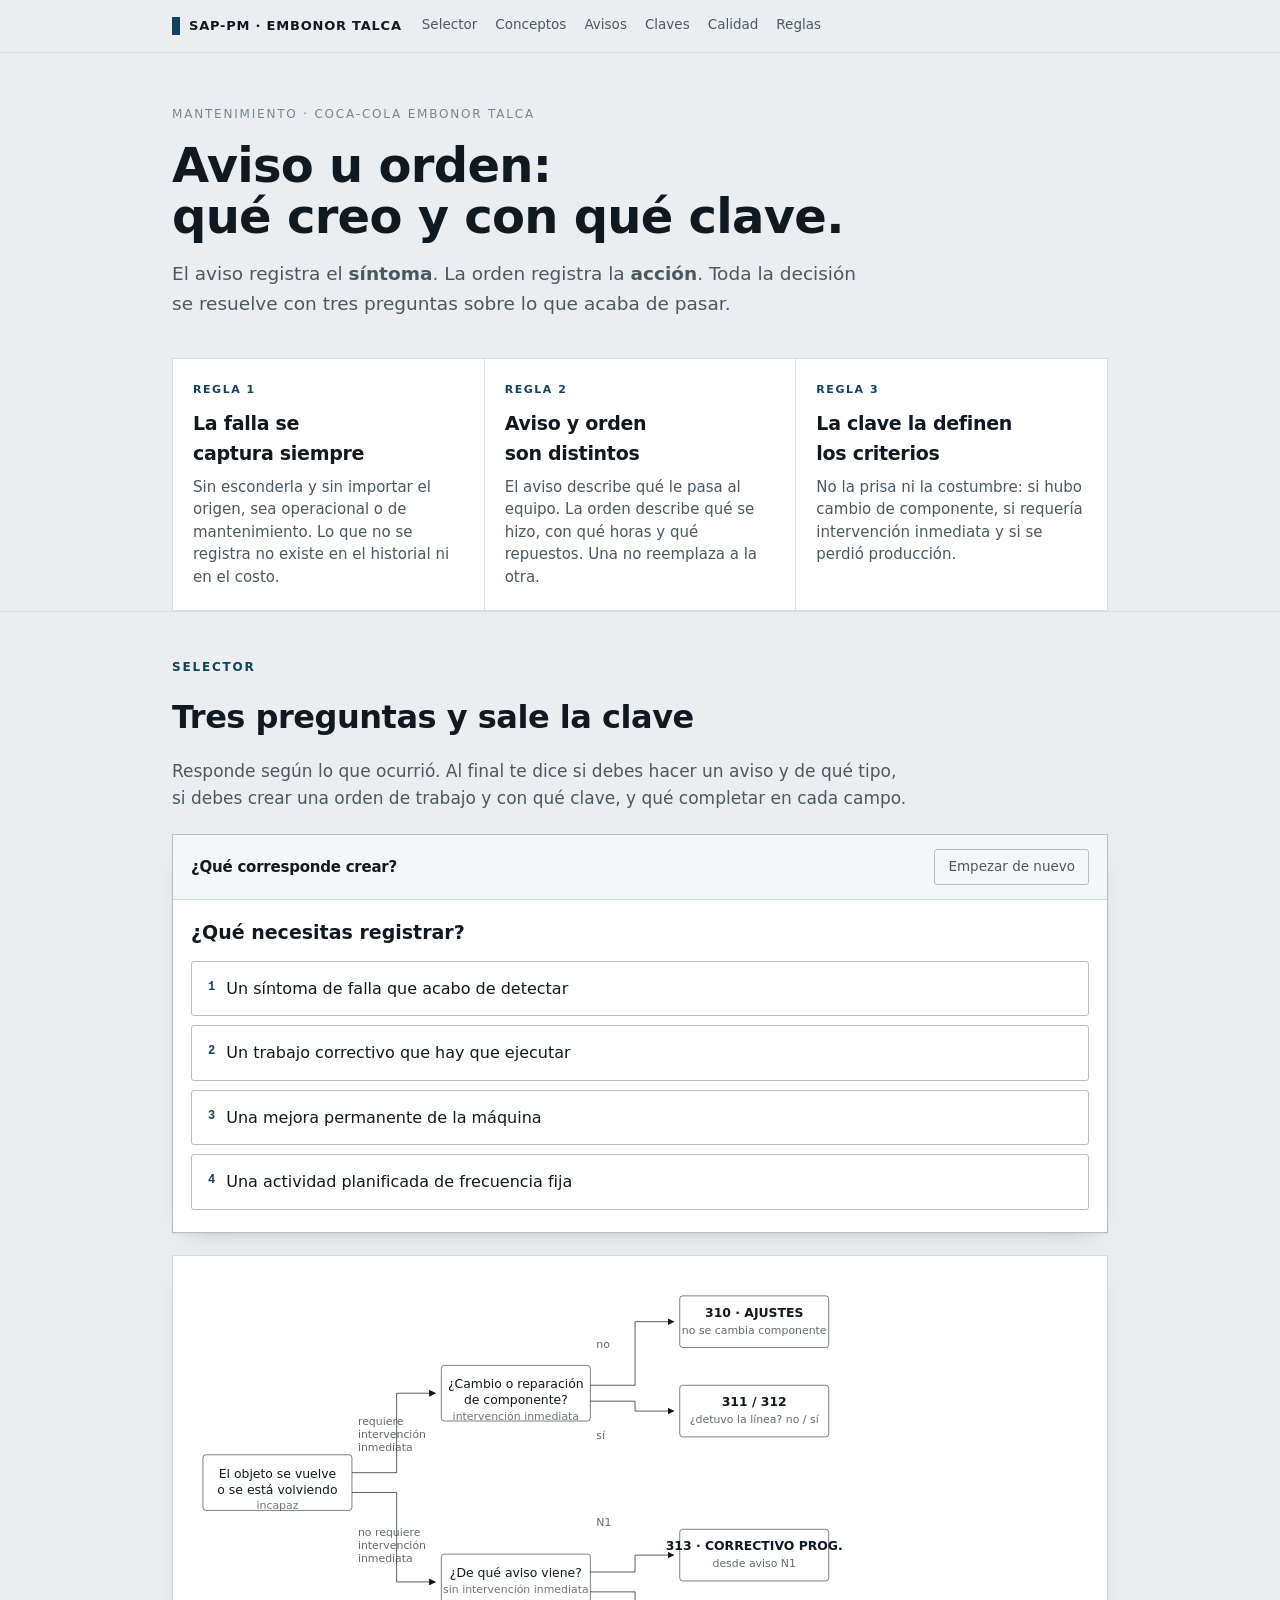
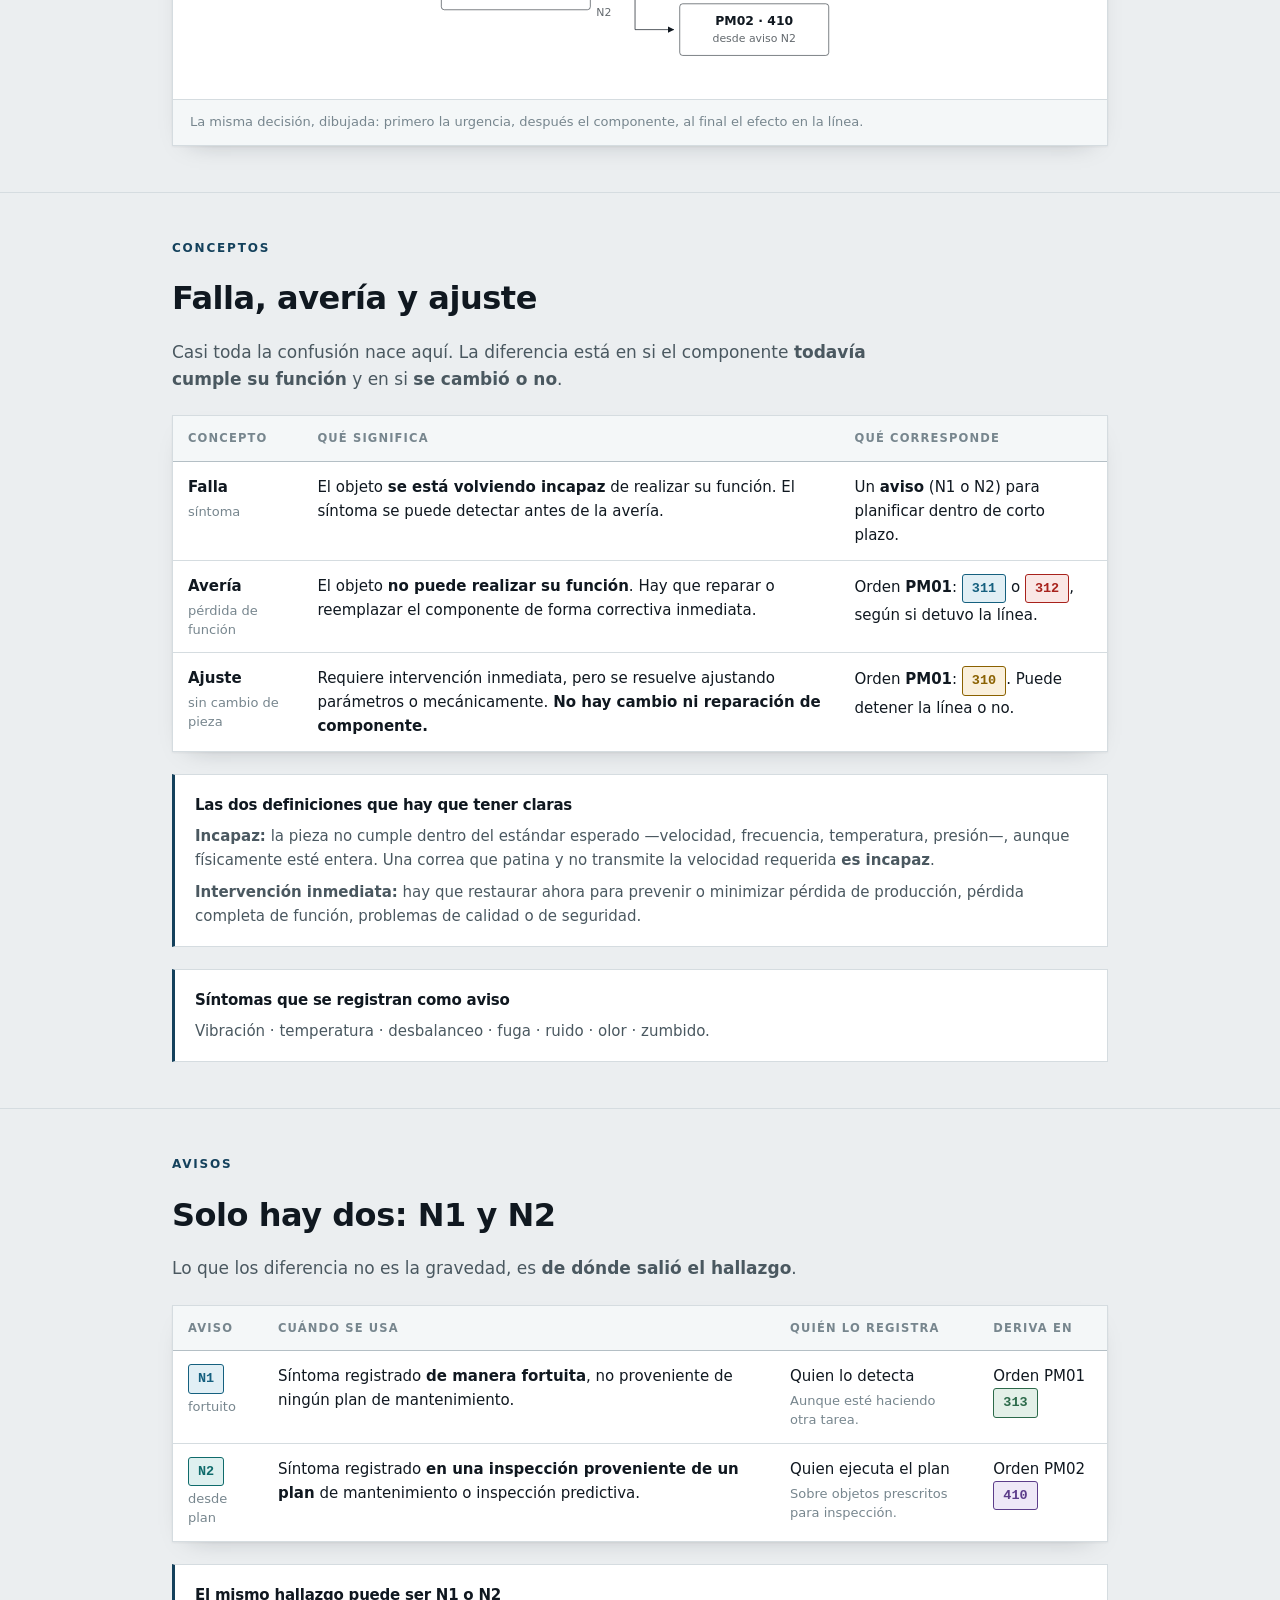
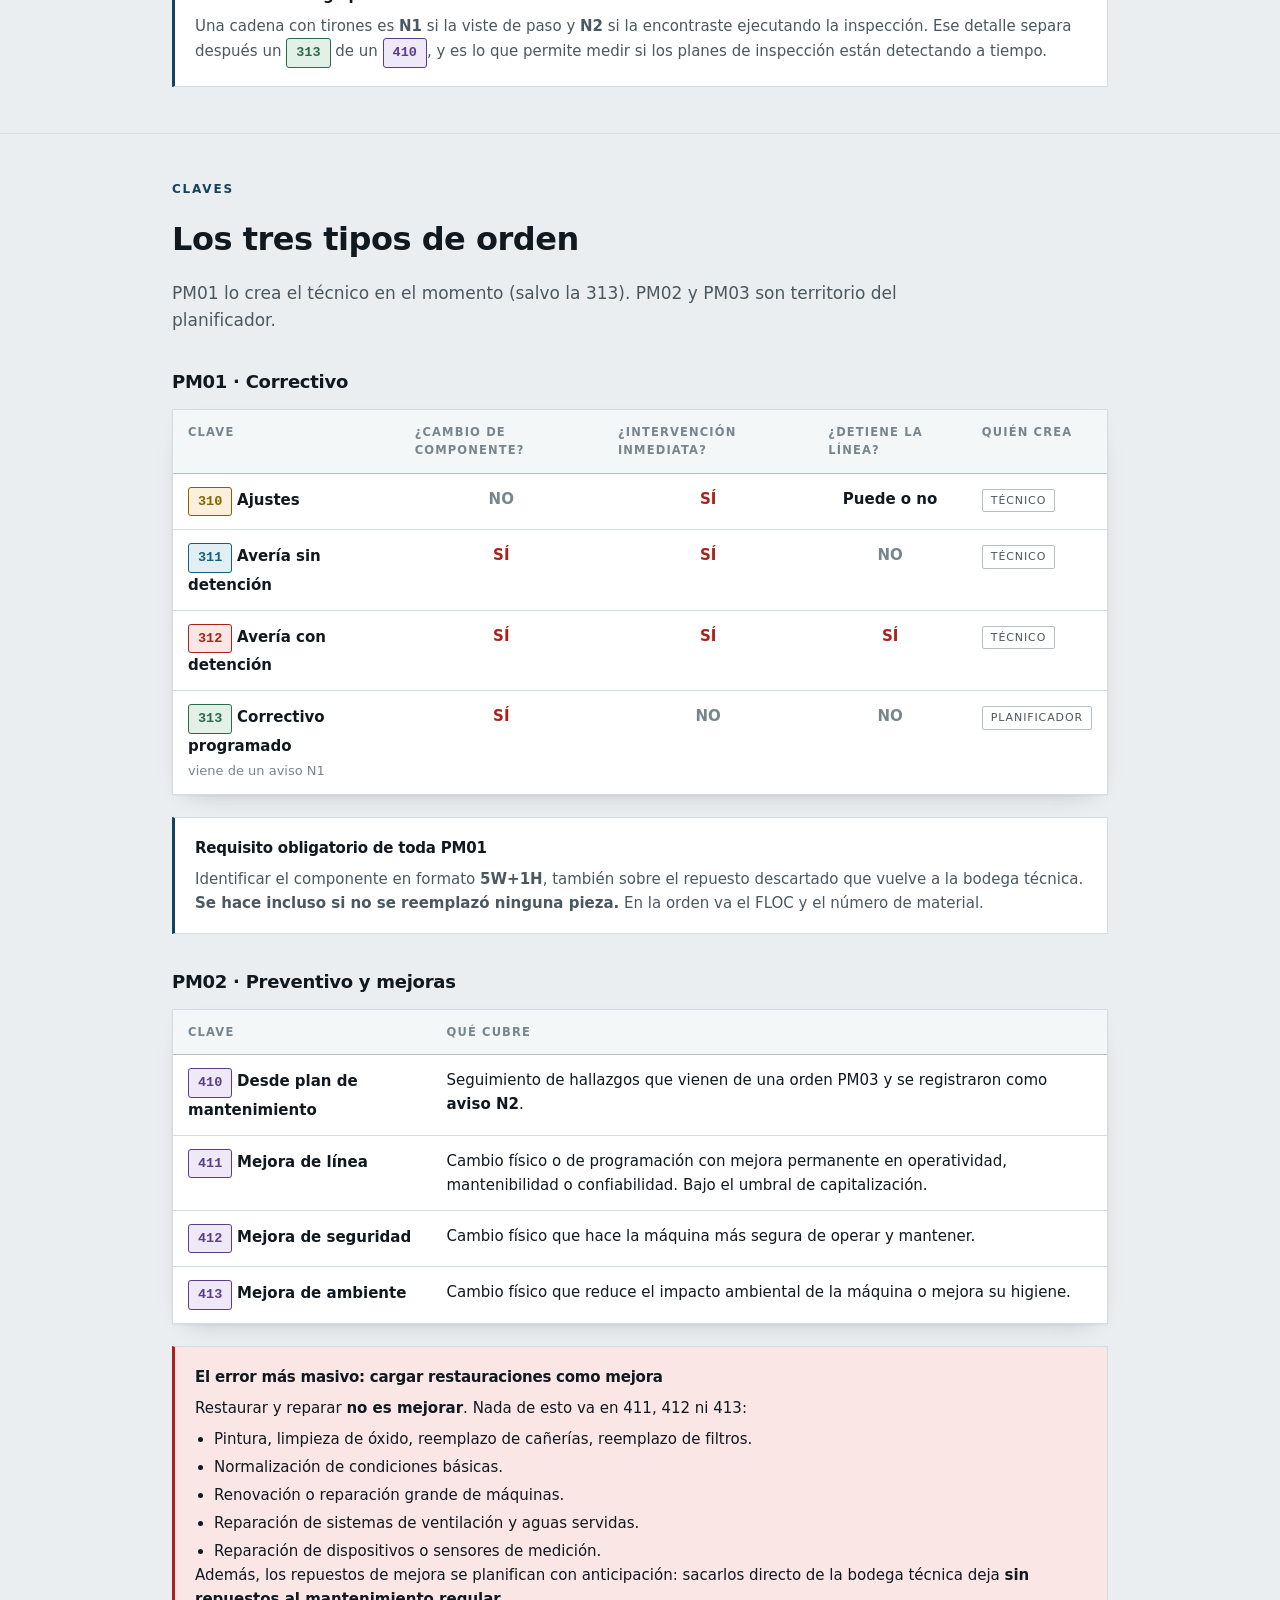
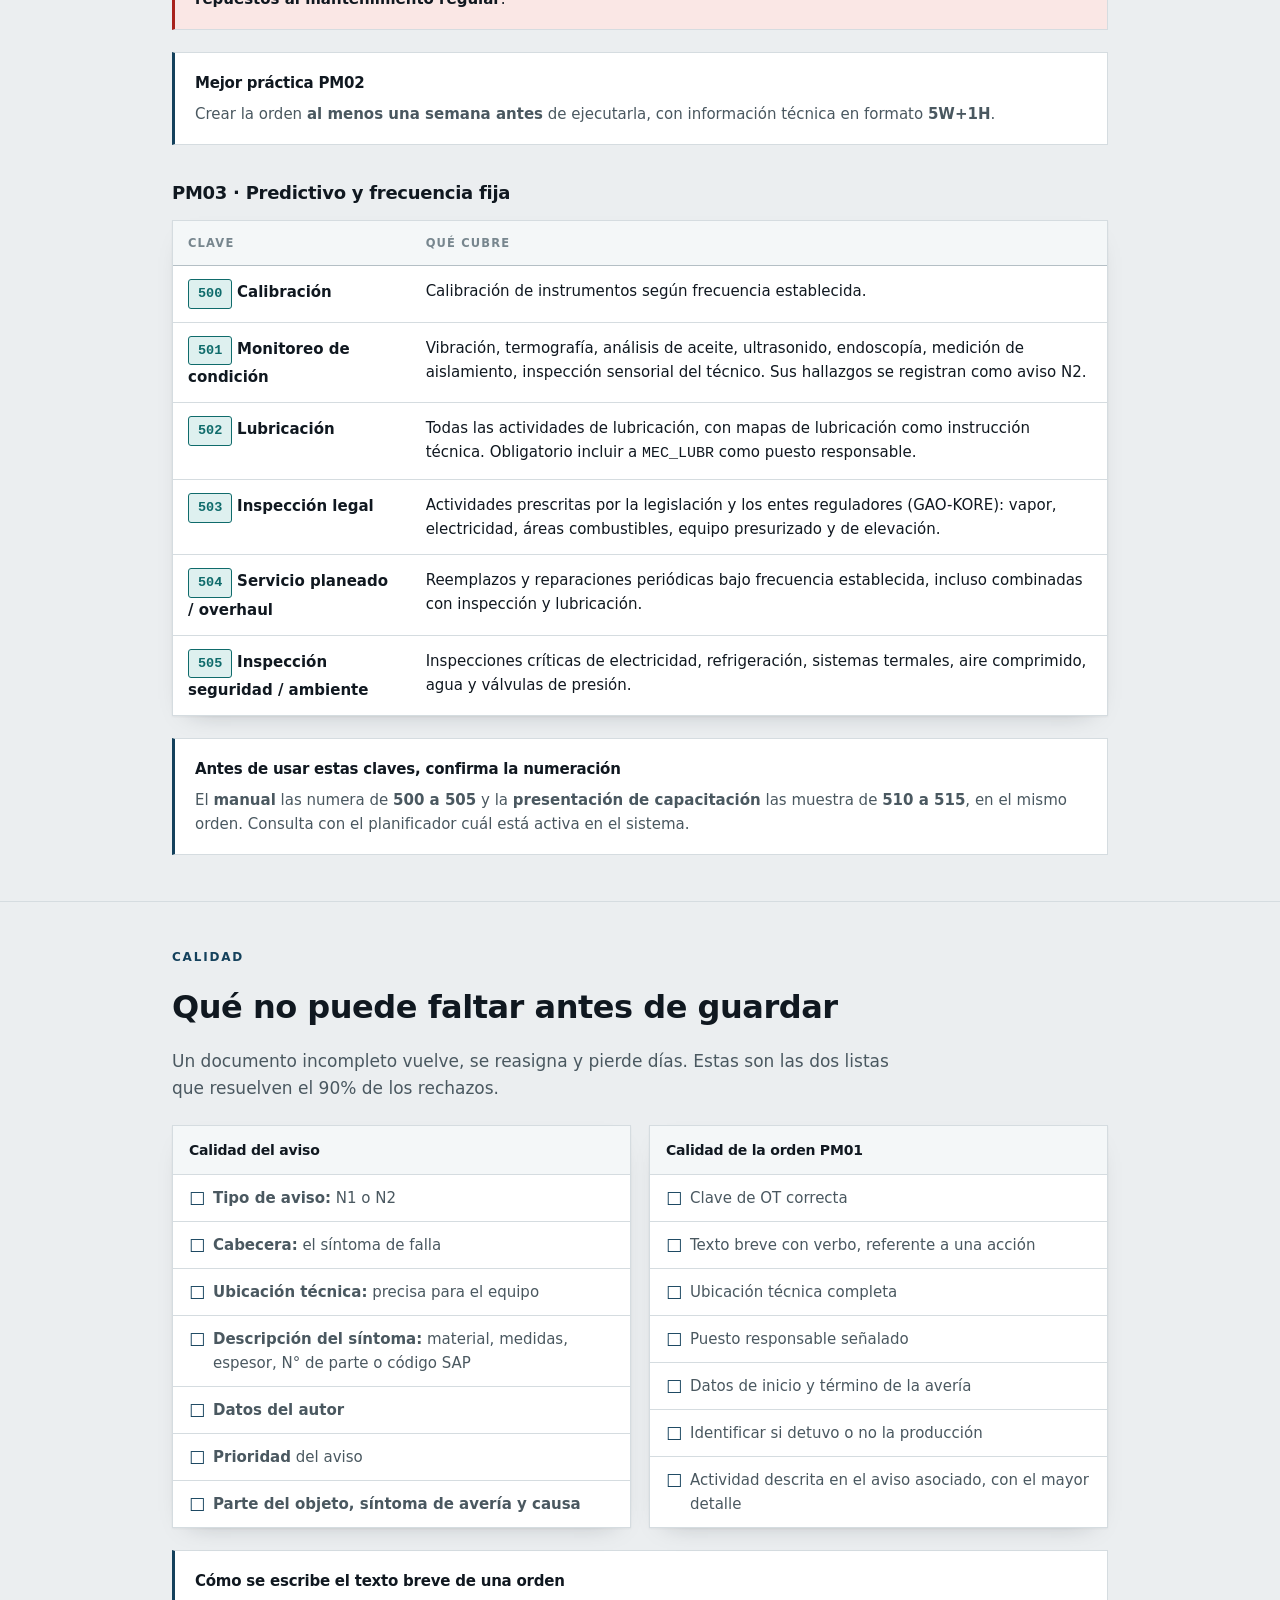
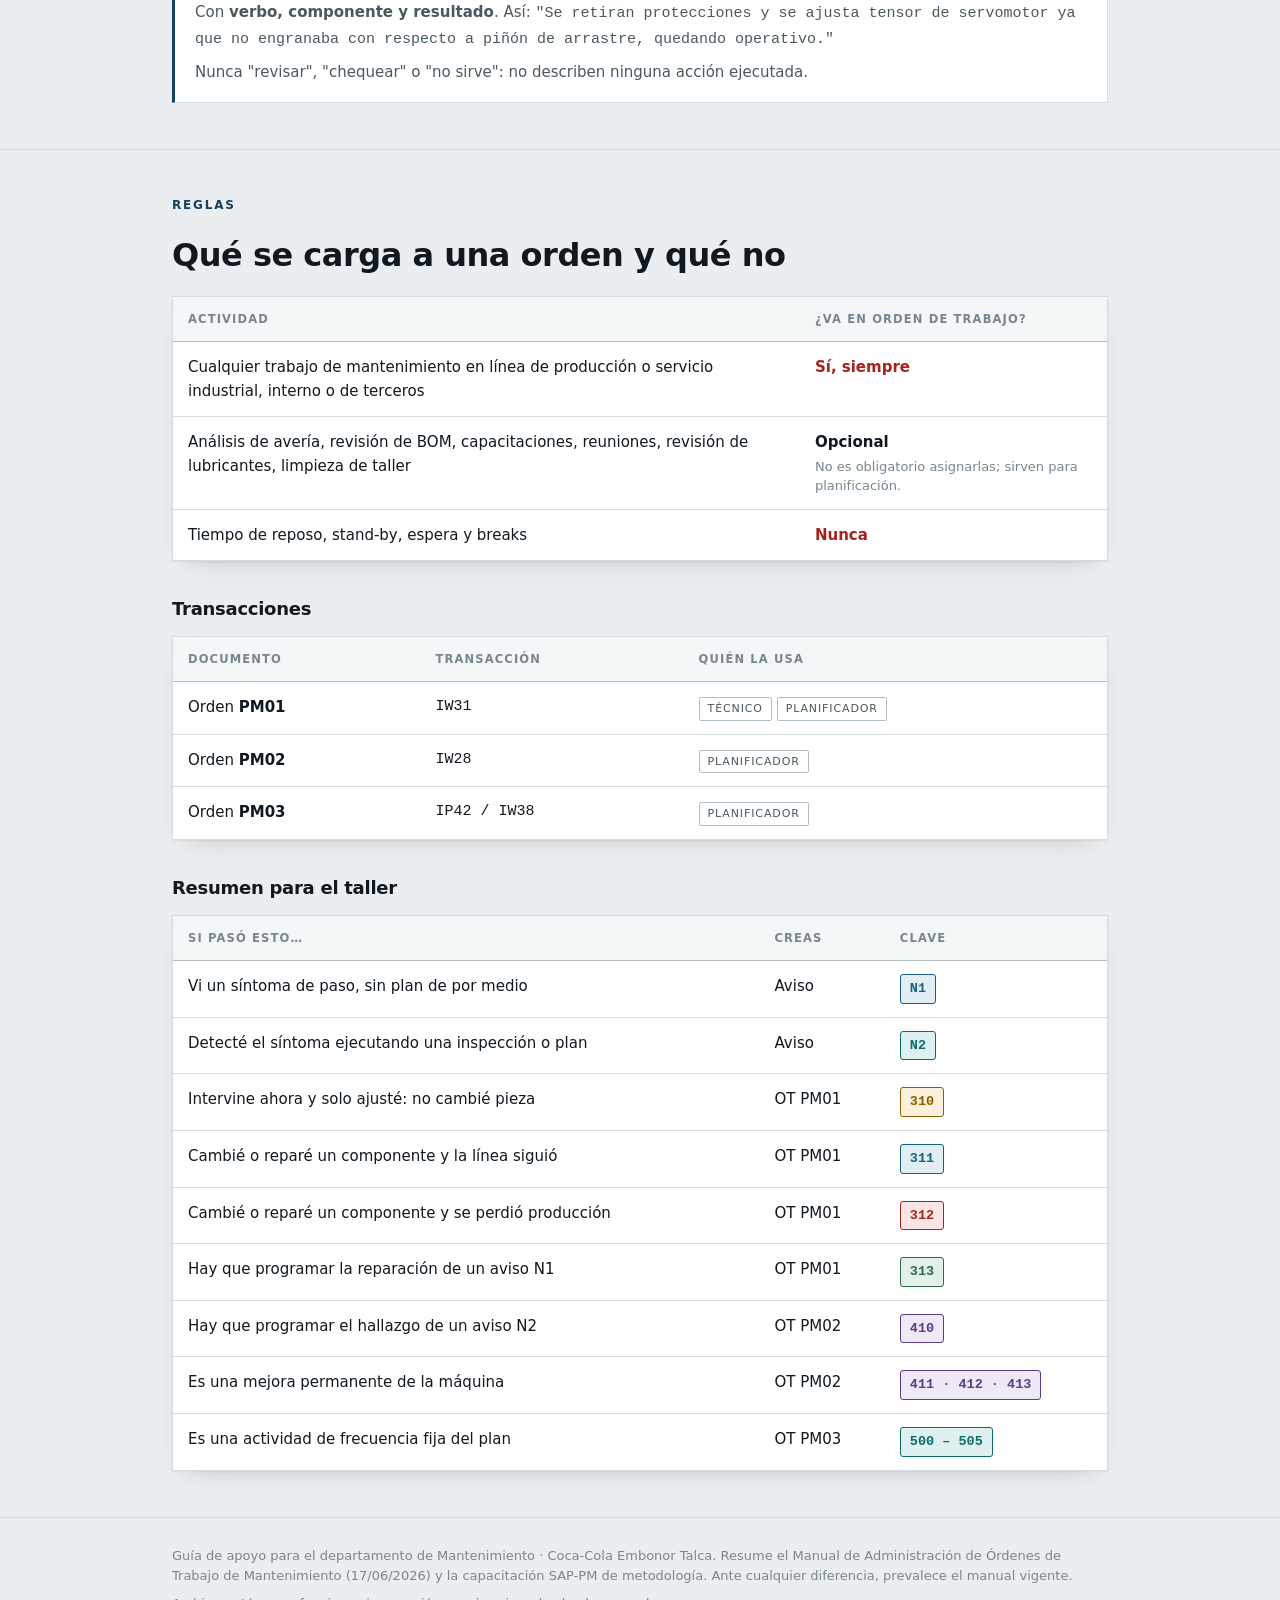
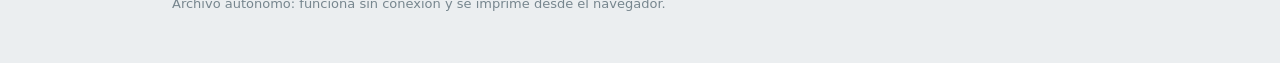
<file: gestion-pm-embonor.html>
<!doctype html>
<html lang="es">
<head>
<meta charset="utf-8">
<meta name="viewport" content="width=device-width, initial-scale=1">
<title>Avisos y Órdenes SAP-PM · Guía del técnico</title>
<style>
  :root{
    --ground:#EBEEF0; --surface:#FFF; --surface-2:#F4F7F8; --surface-3:#E8EDEF;
    --ink:#101820; --ink-2:#4A5860; --ink-3:#77868E;
    --line:#D5DCE0; --line-2:#B4BFC5;
    --accent:#14415C; --accent-2:#1E6F9E; --accent-soft:#E4EEF4;
    --c310:#8A6100; --c310-bg:#FAF0DC;
    --c311:#15607F; --c311-bg:#E1EFF5;
    --c312:#A8221C; --c312-bg:#FAE7E5;
    --c313:#2C6A4A; --c313-bg:#E3F0E8;
    --c02:#5C3D8A;  --c02-bg:#EEE8F7;
    --c03:#0F6B6B;  --c03-bg:#DEF0EF;
    --shadow:0 1px 2px rgba(16,24,32,.05),0 10px 26px -18px rgba(16,24,32,.35);
    color-scheme:light;
  }
  @media (prefers-color-scheme:dark){:root:not([data-theme="light"]){
    --ground:#0E1418; --surface:#161E23; --surface-2:#1C262C; --surface-3:#222E35;
    --ink:#E9EFF2; --ink-2:#A8B6BD; --ink-3:#7F8F97;
    --line:#2A363D; --line-2:#3D4C55;
    --accent:#7FBEE0; --accent-2:#9BD0EC; --accent-soft:#12303F;
    --c310:#E2B160; --c310-bg:#382913;
    --c311:#79C2E2; --c311-bg:#10303D;
    --c312:#F1918A; --c312-bg:#3B1B19;
    --c313:#83C7A2; --c313-bg:#16301F;
    --c02:#B79CE0;  --c02-bg:#251C36;
    --c03:#66C3C0;  --c03-bg:#0F2E2E;
    --shadow:0 1px 2px rgba(0,0,0,.4),0 12px 30px -20px rgba(0,0,0,.85);
    color-scheme:dark;
  }}
  :root[data-theme="dark"]{
    --ground:#0E1418; --surface:#161E23; --surface-2:#1C262C; --surface-3:#222E35;
    --ink:#E9EFF2; --ink-2:#A8B6BD; --ink-3:#7F8F97;
    --line:#2A363D; --line-2:#3D4C55;
    --accent:#7FBEE0; --accent-2:#9BD0EC; --accent-soft:#12303F;
    --c310:#E2B160; --c310-bg:#382913;
    --c311:#79C2E2; --c311-bg:#10303D;
    --c312:#F1918A; --c312-bg:#3B1B19;
    --c313:#83C7A2; --c313-bg:#16301F;
    --c02:#B79CE0;  --c02-bg:#251C36;
    --c03:#66C3C0;  --c03-bg:#0F2E2E;
    --shadow:0 1px 2px rgba(0,0,0,.4),0 12px 30px -20px rgba(0,0,0,.85);
    color-scheme:dark;
  }
  *{box-sizing:border-box}
  html{-webkit-text-size-adjust:100%; scroll-padding-top:64px}
  body{margin:0; background:var(--ground); color:var(--ink);
    font-family:system-ui,-apple-system,"Segoe UI",Roboto,"Helvetica Neue",Arial,sans-serif;
    font-size:17px; line-height:1.6; overflow-wrap:break-word;}
  .mono,code{font-family:ui-monospace,"Cascadia Mono",Consolas,"Roboto Mono",monospace}
  h1,h2,h3,h4{margin:0; text-wrap:balance; letter-spacing:-.015em}
  p,ul,ol{margin:0}
  :focus-visible{outline:2px solid var(--accent-2); outline-offset:2px}

  .wrap{max-width:980px; margin:0 auto; padding:0 22px}
  .col{max-width:68ch}

  .bar{position:sticky; top:0; z-index:40; background:var(--ground); border-bottom:1px solid var(--line)}
  .bar-in{display:flex; align-items:center; gap:20px; height:52px; overflow-x:auto; scrollbar-width:none}
  .bar-in::-webkit-scrollbar{display:none}
  .brand{font-weight:700; font-size:13px; letter-spacing:.06em; text-transform:uppercase; white-space:nowrap; display:flex; gap:9px; align-items:center}
  .brand::before{content:""; width:8px; height:18px; background:var(--accent)}
  .bar nav{display:flex; gap:18px}
  .bar nav a{font-size:13.5px; color:var(--ink-2); text-decoration:none; white-space:nowrap; padding:3px 0; border-bottom:2px solid transparent}
  .bar nav a:hover{color:var(--ink); border-bottom-color:var(--accent)}

  .hero{padding:52px 0 40px}
  .kicker{font-size:12px; letter-spacing:.15em; text-transform:uppercase; color:var(--ink-3); margin-bottom:16px}
  h1{font-size:clamp(30px,5.4vw,48px); line-height:1.05; font-weight:700}
  .lede{margin-top:18px; font-size:18.5px; color:var(--ink-2); max-width:60ch}

  section{padding:46px 0; border-top:1px solid var(--line)}
  .shead{display:flex; align-items:baseline; gap:12px; flex-wrap:wrap; margin-bottom:6px}
  .skey{font-size:12px; letter-spacing:.15em; text-transform:uppercase; color:var(--accent); font-weight:700}
  h2{font-size:clamp(24px,3.4vw,32px); font-weight:700; line-height:1.15}
  .ssub{margin-top:12px; color:var(--ink-2); font-size:17px}
  section>.wrap>*+*{margin-top:22px}
  h3.sub{font-size:18px; font-weight:650; margin-top:34px}
  h3.sub+*{margin-top:12px!important}

  /* tres reglas */
  .rules{display:grid; grid-template-columns:repeat(3,1fr); gap:1px; background:var(--line); border:1px solid var(--line)}
  .rule{background:var(--surface); padding:22px 20px}
  .rule .n{font-size:11px; letter-spacing:.14em; text-transform:uppercase; color:var(--accent); font-weight:700; display:block; margin-bottom:9px}
  .rule h3{font-size:19px; font-weight:650; margin-bottom:7px}
  .rule p{font-size:15px; color:var(--ink-2); line-height:1.5}

  /* selector: acordeón sin JavaScript */
  .tool{border:1px solid var(--line-2); background:var(--surface); box-shadow:var(--shadow)}
  .tool-head{padding:14px 18px; border-bottom:1px solid var(--line); background:var(--surface-2)}
  .tool-head h3{font-size:15px; font-weight:650}
  .tool-body{padding:20px 18px 22px}

  .qq{font-size:19px; font-weight:650; line-height:1.3}
  .qh{margin-top:8px; font-size:14.5px; color:var(--ink-3); max-width:60ch}
  .qq + .qh + .op, .qq + .op{margin-top:14px}

  details.op{border:1px solid var(--line-2); border-radius:3px; background:var(--surface); margin-top:9px}
  details.op[open]{border-color:var(--accent-2)}
  details.op > summary{
    list-style:none; cursor:pointer; padding:14px 16px 14px 42px; position:relative;
    font-size:16px; line-height:1.4; color:var(--ink);
    display:flex; gap:10px; align-items:baseline; flex-wrap:wrap;
  }
  details.op > summary::-webkit-details-marker{display:none}
  details.op > summary::before{
    content:"+"; position:absolute; left:16px; top:12px;
    font-family:ui-monospace,Consolas,monospace; font-size:19px; line-height:22px; color:var(--accent); font-weight:700;
  }
  details.op[open] > summary::before{content:"\2212"}
  details.op[open] > summary{background:var(--surface-2); border-bottom:1px solid var(--line)}
  details.op > summary:hover{background:var(--accent-soft)}
  .sum-k{flex:none}
  details.op > summary > span:first-child{flex:1 1 auto; min-width:0}
  .opb{padding:16px}
  .opb > .qq{font-size:17px}
  .opb > details.op:first-of-type{margin-top:0}
  .qq + .opb, .qh + details.op{margin-top:0}

  .tool-head-row{display:flex; justify-content:space-between; align-items:center; gap:12px; flex-wrap:wrap}
  .btn{font:inherit; font-size:13.5px; cursor:pointer; background:transparent; border:1px solid var(--line-2);
       color:var(--ink-2); padding:6px 13px; border-radius:3px}
  .btn:hover{border-color:var(--accent-2); color:var(--accent)}
  .crumbs{display:flex; flex-wrap:wrap; gap:6px; margin-bottom:16px; font-size:12.5px; color:var(--ink-3)}
  .crumbs span{background:var(--surface-2); border:1px solid var(--line); padding:2px 9px; border-radius:2px}
  .opts{display:grid; gap:9px; margin-top:16px}
  .opt{text-align:left; font:inherit; font-size:16px; color:var(--ink); cursor:pointer; background:var(--surface);
       border:1px solid var(--line-2); border-radius:3px; padding:14px 16px;
       display:flex; gap:11px; align-items:center; width:100%}
  .opt:hover{border-color:var(--accent-2); background:var(--accent-soft)}
  .opt > b{color:var(--accent); font-family:ui-monospace,Consolas,monospace; font-size:12px; flex:none; align-self:flex-start; padding-top:2px}
  .opt > span{flex:1 1 auto; min-width:0}
  .opt > .k{flex:none}

  /* resultado: qué te toca hacer */
  .verd{border:1px solid var(--line-2); background:var(--surface)}
  .vrow{display:grid; grid-template-columns:150px 1fr; gap:14px; align-items:baseline;
        padding:13px 16px; border-bottom:1px solid var(--line)}
  .vrow:last-child{border-bottom:0}
  .vrow.si{box-shadow:inset 4px 0 0 var(--c313); background:var(--c313-bg)}
  .vrow.no{box-shadow:inset 4px 0 0 var(--line-2)}
  .vlab{font-size:11px; letter-spacing:.12em; text-transform:uppercase; color:var(--ink-3); font-weight:700}
  .vval{font-size:15.5px; color:var(--ink-2); line-height:1.45}
  .vval b{color:var(--ink); font-weight:700}
  .msg{margin-top:18px; font-size:16.5px; color:var(--ink-2); line-height:1.5}
  .msg b{display:block; font-size:19px; color:var(--ink); line-height:1.3; margin-bottom:4px}
  ol.pasos{list-style:none; counter-reset:paso; padding:0; margin:12px 0 0;
           border:1px solid var(--line); background:var(--surface)}
  ol.pasos li{counter-increment:paso; position:relative; padding:11px 15px 11px 46px;
              border-bottom:1px solid var(--line); font-size:15px; color:var(--ink-2); line-height:1.45}
  ol.pasos li:last-child{border-bottom:0}
  ol.pasos li::before{content:counter(paso); position:absolute; left:15px; top:11px; width:20px; text-align:center;
              font-family:ui-monospace,Consolas,monospace; font-size:13px; font-weight:700; color:var(--accent)}
  ol.pasos li b{color:var(--ink); font-weight:650}
  .ojo{margin-top:14px; border-left:3px solid var(--c310); background:var(--c310-bg);
       padding:11px 14px; font-size:14.5px; color:var(--ink); line-height:1.5}

  /* tablas */
  .tw{overflow-x:auto; border:1px solid var(--line); background:var(--surface); box-shadow:var(--shadow)}
  table{border-collapse:collapse; width:100%; min-width:620px; font-size:15px}
  th,td{text-align:left; padding:13px 15px; border-bottom:1px solid var(--line); vertical-align:top}
  thead th{font-size:11.5px; letter-spacing:.1em; text-transform:uppercase; color:var(--ink-3); font-weight:700; background:var(--surface-2); border-bottom:1px solid var(--line-2)}
  tbody tr:last-child td{border-bottom:0}
  td small{display:block; color:var(--ink-3); font-size:13px; line-height:1.45; margin-top:4px}
  .ctr{text-align:center; font-weight:650}
  .si{color:var(--c312)} .no{color:var(--ink-3)}

  .k{display:inline-block; font-family:ui-monospace,Consolas,monospace; font-weight:700; font-size:13.5px; padding:3px 9px; border-radius:3px; border:1px solid transparent; white-space:nowrap}
  .k310{color:var(--c310); background:var(--c310-bg); border-color:var(--c310)}
  .k311{color:var(--c311); background:var(--c311-bg); border-color:var(--c311)}
  .k312{color:var(--c312); background:var(--c312-bg); border-color:var(--c312)}
  .k313{color:var(--c313); background:var(--c313-bg); border-color:var(--c313)}
  .k02{color:var(--c02); background:var(--c02-bg); border-color:var(--c02)}
  .k03{color:var(--c03); background:var(--c03-bg); border-color:var(--c03)}
  .who{display:inline-block; font-size:11px; letter-spacing:.08em; text-transform:uppercase; padding:2px 8px; border:1px solid var(--line-2); color:var(--ink-2); border-radius:2px; white-space:nowrap}

  .call{border:1px solid var(--line); border-left-width:3px; border-left-color:var(--accent); background:var(--surface); padding:18px 20px}
  .call.warn{border-left-color:var(--c312); background:var(--c312-bg)}
  .call h4{font-size:15px; font-weight:650; margin-bottom:7px}
  .call p,.call li{font-size:15px; color:var(--ink-2)}
  .call.warn p,.call.warn li{color:var(--ink)}
  .call ul{padding-left:19px; margin-top:7px}
  .call li+li{margin-top:4px}
  .call p+p{margin-top:8px}

  /* checklists */
  .two{display:grid; grid-template-columns:1fr 1fr; gap:18px}
  .cl-card{border:1px solid var(--line); background:var(--surface); box-shadow:var(--shadow)}
  .cl-card h4{font-size:14px; font-weight:700; padding:13px 16px; border-bottom:1px solid var(--line); background:var(--surface-2)}
  .cl-card ul{list-style:none; padding:0; margin:0}
  .cl-card li{padding:11px 16px 11px 40px; border-bottom:1px solid var(--line); font-size:15px; color:var(--ink-2); position:relative}
  .cl-card li:last-child{border-bottom:0}
  .cl-card li::before{content:"\25A1"; position:absolute; left:16px; top:9px; font-size:17px; color:var(--accent)}
  .arbol li{padding:12px 15px; display:grid; grid-template-columns:1fr auto; gap:12px; align-items:center}
  .arbol li::before{content:none}
  .arbol li b{color:var(--ink); font-weight:650}
  .arbol li.arbol-q{background:var(--surface-2); color:var(--ink); display:block; font-weight:650}
  .arbol li > span:first-child{min-width:0}

  figure{margin:0; border:1px solid var(--line); background:var(--surface); box-shadow:var(--shadow)}
  .figbox{overflow-x:auto; padding:20px 20px 6px}
  figure svg{display:block; width:100%; min-width:580px; height:auto; color:var(--ink)}
  figcaption{border-top:1px solid var(--line); background:var(--surface-2); padding:12px 17px; font-size:13px; color:var(--ink-3)}

  footer{border-top:1px solid var(--line); padding:28px 0 54px; font-size:13px; color:var(--ink-3)}
  footer p+p{margin-top:7px}

  .solo-movil{display:none}

  @media (max-width:760px){
    .rules{grid-template-columns:1fr}
    .two{grid-template-columns:1fr}
  }

  /* ---------- teléfono: tablas apiladas, sin scroll lateral ---------- */
  @media (max-width:700px){
    body{font-size:16px}
    .wrap{padding:0 16px}
    .hero{padding:34px 0 26px}
    section{padding:34px 0}
    .bar{position:static}
    .bar-in{gap:14px}
    .bar nav{gap:14px}

    .tool-body{padding:16px 12px 18px}
    .qq{font-size:18px}
    .opb > .qq{font-size:16.5px}
    details.op > summary{padding:13px 6px 13px 32px; font-size:15.5px}
    details.op > summary::before{left:9px; top:11px}
    .opb{padding:12px 0 2px 11px}
    .opb details.op{border:0; border-left:2px solid var(--line-2); border-radius:0; background:transparent}
    .opb details.op[open]{border-left-color:var(--accent-2)}
    .opb details.op > summary,
    .opb details.op[open] > summary{background:transparent; border-bottom:0}
    .res{border:1px solid var(--line); background:var(--surface); border-radius:3px; padding:13px 12px}
    .vrow{grid-template-columns:1fr; gap:3px; padding:11px 13px}
    .msg b{font-size:17.5px}
    ol.pasos li{padding:10px 12px 10px 38px; font-size:14.5px}
    ol.pasos li::before{left:10px; top:10px}
    .opt{padding:13px 14px; font-size:15.5px}
    .opts{margin-top:14px}

    .tw{border:0; box-shadow:none; overflow:visible; background:transparent}
    table{min-width:0; display:block; font-size:15px}
    thead{display:none}
    tbody,tr,td{display:block; width:100%}
    tr{border:1px solid var(--line); background:var(--surface); box-shadow:var(--shadow); margin-bottom:12px}
    tr:last-child{margin-bottom:0}
    td{border-bottom:1px solid var(--line); padding:11px 15px}
    tr td:last-child{border-bottom:0}
    td::before{
      content:attr(data-l); display:block; font-size:10.5px; letter-spacing:.11em;
      text-transform:uppercase; color:var(--ink-3); font-weight:700; margin-bottom:5px;
    }
    td[data-l=""]::before{display:none}
    tr td:first-child{background:var(--surface-2); font-weight:650}
    tr td:first-child::before{display:none}
    td.ctr{text-align:left}

    .solo-movil{display:block}
    .solo-escritorio{display:none}

    .tool-body{padding:18px 15px 20px}
    .qtext{font-size:19px}
    .opt{padding:15px 15px; font-size:15.5px}
    .cl-card li{font-size:15px}
  }
  @media print{
    .bar,.noprint{display:none!important}
    .tool{box-shadow:none}
    #selBody{display:block!important}
    .wiz,.btn{display:none!important}
    details.op > summary::before{content:"\25B8"}
    body{background:#fff; font-size:11pt}
    section{page-break-inside:avoid; padding:20px 0}
    .tw,figure,.cl-card{box-shadow:none}
  }
</style>
</head>
<body>

<header class="bar">
  <div class="wrap bar-in">
    <span class="brand">SAP-PM · Embonor Talca</span>
    <nav>
      <a href="#selector">Selector</a>
      <a href="#conceptos">Conceptos</a>
      <a href="#avisos">Avisos</a>
      <a href="#claves">Claves</a>
      <a href="#calidad">Calidad</a>
      <a href="#reglas">Reglas</a>
    </nav>
  </div>
</header>

<div class="wrap">
  <div class="hero">
    <p class="kicker">Mantenimiento · Coca-Cola Embonor Talca</p>
    <h1>Aviso u orden:<br>qué creo y con qué clave.</h1>
    <p class="lede">El aviso registra el <b>síntoma</b>. La orden registra la <b>acción</b>. Toda la decisión se resuelve con tres preguntas sobre lo que acaba de pasar.</p>
  </div>
</div>

<div class="wrap">
  <div class="rules">
    <div class="rule">
      <span class="n">Regla 1</span>
      <h3>La falla se captura siempre</h3>
      <p>Sin esconderla y sin importar el origen, sea operacional o de mantenimiento. Lo que no se registra no existe en el historial ni en el costo.</p>
    </div>
    <div class="rule">
      <span class="n">Regla 2</span>
      <h3>Aviso y orden son distintos</h3>
      <p>El aviso describe qué le pasa al equipo. La orden describe qué se hizo, con qué horas y qué repuestos. Una no reemplaza a la otra.</p>
    </div>
    <div class="rule">
      <span class="n">Regla 3</span>
      <h3>La clave la definen los criterios</h3>
      <p>No la prisa ni la costumbre: si hubo cambio de componente, si requería intervención inmediata y si se perdió producción.</p>
    </div>
  </div>
</div>

<section id="selector">
  <div class="wrap">
    <div class="shead"><span class="skey">Selector</span></div>
    <h2>Tres preguntas y sale la clave</h2>
    <p class="ssub col">Responde según lo que ocurrió. Al final te dice si debes hacer un aviso y de qué tipo, si debes crear una orden de trabajo y con qué clave, y qué completar en cada campo.</p>

    <div class="tool" id="selTool">
      <div class="tool-head"><h3>Toca la opción que corresponda</h3></div>
      <div class="tool-body" id="selBody">
      <p class="qq">¿Qué necesitas registrar?</p>
      <details class="op">
        <summary><span>Un síntoma de falla que acabo de detectar</span></summary>
        <div class="opb">
      <p class="qq">¿Cómo detectaste el síntoma?</p>
      <details class="op">
        <summary><span>De manera fortuita, no venía de ningún plan ni inspección</span> <span class="k k311 sum-k">N1</span></summary>
        <div class="opb">
          <div class="res">
            <div class="verd">
              <div class="vrow si"><span class="vlab">Aviso</span><span class="vval"><b>Sí · tipo N1</b> — lo haces tú.</span></div>
              <div class="vrow no"><span class="vlab">Orden de trabajo</span><span class="vval"><b>No te corresponde</b> — el planificador la crea después como PM01 clave 313.</span></div>
            </div>
            <p class="msg"><b>Debes hacer un aviso del tipo N1.</b> No te olvides de completar, de arriba hacia abajo:</p>
            <ol class="pasos">
              <li><b>Cabecera:</b> el síntoma de falla: temperatura, vibración, ruido, fuga, olor, desbalanceo o zumbido.</li>
              <li><b>Ubicación técnica:</b> precisa para el equipo, al nivel más detallado posible.</li>
              <li><b>Descripción del síntoma de falla:</b> lo más detallada posible: material, medidas, espesor, N° de parte o código SAP.</li>
              <li><b>Datos del autor:</b> define tus datos como autor del aviso.</li>
              <li><b>Prioridad:</b> define la prioridad del aviso.</li>
              <li><b>Parte del objeto, síntoma de avería y causa:</b> defínelos en los catálogos del aviso.</li>
            </ol>
            <p class="ojo"><b>Ojo:</b> Es N1 porque lo detectaste de manera fortuita, fuera de cualquier plan. Si lo hubieras encontrado ejecutando una inspección, sería N2.</p>
          </div>
        </div>
      </details>
      <details class="op">
        <summary><span>Ejecutando un plan de mantenimiento o una inspección</span> <span class="k k03 sum-k">N2</span></summary>
        <div class="opb">
          <div class="res">
            <div class="verd">
              <div class="vrow si"><span class="vlab">Aviso</span><span class="vval"><b>Sí · tipo N2</b> — lo haces tú.</span></div>
              <div class="vrow no"><span class="vlab">Orden de trabajo</span><span class="vval"><b>No te corresponde</b> — el planificador la crea como PM02 clave 410.</span></div>
            </div>
            <p class="msg"><b>Debes hacer un aviso del tipo N2.</b> No te olvides de completar, de arriba hacia abajo:</p>
            <ol class="pasos">
              <li><b>Cabecera:</b> el síntoma de falla: temperatura, vibración, ruido, fuga, olor, desbalanceo o zumbido.</li>
              <li><b>Ubicación técnica:</b> precisa para el equipo, al nivel más detallado posible.</li>
              <li><b>Descripción del síntoma de falla:</b> lo más detallada posible: material, medidas, espesor, N° de parte o código SAP.</li>
              <li><b>Datos del autor:</b> define tus datos como autor del aviso.</li>
              <li><b>Prioridad:</b> define la prioridad del aviso.</li>
              <li><b>Parte del objeto, síntoma de avería y causa:</b> defínelos en los catálogos del aviso.</li>
            </ol>
            <p class="ojo"><b>Ojo:</b> Es N2 porque salió de un plan de mantenimiento o de una inspección. Eso permite medir si los planes están detectando a tiempo.</p>
          </div>
        </div>
      </details>
        </div>
      </details>
      <details class="op">
        <summary><span>Un trabajo correctivo que hay que ejecutar</span></summary>
        <div class="opb">
      <p class="qq">¿Requiere intervención inmediata?</p>
      <p class="qh">Inmediata significa restaurar ahora para prevenir o minimizar pérdida de producción, pérdida completa de función, problemas de calidad o de seguridad.</p>
      <details class="op">
        <summary><span>Sí, hay que intervenir ahora</span></summary>
        <div class="opb">
          <p class="qq">¿Hubo cambio o reparación de componente, y qué pasó con la línea?</p>
          <p class="qh">Perno, rodamiento, pistón, sensor, correa. Si solo ajustaste parámetros o mecánicamente, no hubo cambio de componente.</p>
          <details class="op">
            <summary><span>No cambié componente: solo ajuste de parámetros o mecánico</span> <span class="k k310 sum-k">310</span></summary>
            <div class="opb">
              <div class="res">
                <div class="verd">
                  <div class="vrow si"><span class="vlab">Aviso</span><span class="vval"><b>Sí · aviso asociado a la orden</b> — ahí describes la actividad.</span></div>
                  <div class="vrow si"><span class="vlab">Orden de trabajo</span><span class="vval"><b>Sí · PM01 clave 310</b> — la creas tú.</span></div>
                </div>
                <p class="msg"><b>Debes crear una orden de trabajo PM01 con clave 310 (ajustes).</b> No te olvides de completar, de arriba hacia abajo:</p>
                <ol class="pasos">
                  <li><b>Texto breve:</b> con verbo, referido a la acción: «Se ajusta…», «Se reemplaza…», «Se repara…».</li>
                  <li><b>Puesto responsable:</b> señala el puesto que ejecutó el trabajo.</li>
                  <li><b>Clave de la OT:</b> 310.</li>
                  <li><b>Aviso asociado:</b> describe la actividad lo más detallado posible.</li>
                  <li><b>Ubicación técnica:</b> completa y precisa para el equipo.</li>
                  <li><b>Inicio y término de la avería:</b> registra las horas reales e indica si detuvo o no la producción.</li>
                </ol>
                <p class="ojo"><b>Ojo:</b> Es 310 porque no cambiaste ni reparaste componentes. Igual identifica el componente en formato 5W+1H aunque no hayas cambiado piezas, e indica si la línea se detuvo: la 310 aplica en ambos casos.</p>
              </div>
            </div>
          </details>
          <details class="op">
            <summary><span>Cambié o reparé componente y la línea siguió corriendo</span> <span class="k k311 sum-k">311</span></summary>
            <div class="opb">
              <div class="res">
                <div class="verd">
                  <div class="vrow si"><span class="vlab">Aviso</span><span class="vval"><b>Sí · aviso asociado a la orden</b> — ahí describes la actividad.</span></div>
                  <div class="vrow si"><span class="vlab">Orden de trabajo</span><span class="vval"><b>Sí · PM01 clave 311</b> — la creas tú.</span></div>
                </div>
                <p class="msg"><b>Debes crear una orden de trabajo PM01 con clave 311 (avería sin detención de línea).</b> No te olvides de completar, de arriba hacia abajo:</p>
                <ol class="pasos">
                  <li><b>Texto breve:</b> con verbo, referido a la acción: «Se ajusta…», «Se reemplaza…», «Se repara…».</li>
                  <li><b>Puesto responsable:</b> señala el puesto que ejecutó el trabajo.</li>
                  <li><b>Clave de la OT:</b> 311.</li>
                  <li><b>Aviso asociado:</b> describe la actividad lo más detallado posible.</li>
                  <li><b>Ubicación técnica:</b> completa y precisa para el equipo.</li>
                  <li><b>Inicio y término de la avería:</b> registra las horas reales e indica que NO detuvo la producción.</li>
                </ol>
                <p class="ojo"><b>Ojo:</b> Deja escrito que no hubo pérdida de producción: eso es lo que justifica la 311 y no la 312. Identifica los componentes en formato 5W+1H: FLOC y número de material de lo que cambiaste, también en el repuesto que devuelves a bodega.</p>
              </div>
            </div>
          </details>
          <details class="op">
            <summary><span>Cambié o reparé componente y la línea se detuvo</span> <span class="k k312 sum-k">312</span></summary>
            <div class="opb">
              <div class="res">
                <div class="verd">
                  <div class="vrow si"><span class="vlab">Aviso</span><span class="vval"><b>Sí · aviso asociado a la orden</b> — ahí describes la actividad.</span></div>
                  <div class="vrow si"><span class="vlab">Orden de trabajo</span><span class="vval"><b>Sí · PM01 clave 312</b> — la creas tú.</span></div>
                </div>
                <p class="msg"><b>Debes crear una orden de trabajo PM01 con clave 312 (avería con detención de línea).</b> No te olvides de completar, de arriba hacia abajo:</p>
                <ol class="pasos">
                  <li><b>Texto breve:</b> con verbo, referido a la acción: «Se ajusta…», «Se reemplaza…», «Se repara…».</li>
                  <li><b>Puesto responsable:</b> señala el puesto que ejecutó el trabajo.</li>
                  <li><b>Clave de la OT:</b> 312.</li>
                  <li><b>Aviso asociado:</b> describe la actividad lo más detallado posible.</li>
                  <li><b>Ubicación técnica:</b> completa y precisa para el equipo.</li>
                  <li><b>Inicio y término de la avería:</b> registra las horas reales e indica que SÍ detuvo la producción.</li>
                </ol>
                <p class="ojo"><b>Ojo:</b> Las horas reales de inicio y término son el dato con el que se mide la pérdida de producción. Identifica los componentes en formato 5W+1H: FLOC y número de material de lo que cambiaste, también en el repuesto que devuelves a bodega.</p>
              </div>
            </div>
          </details>
        </div>
      </details>
      <details class="op">
        <summary><span>No: se está volviendo incapaz, pero aún cumple</span></summary>
        <div class="opb">
          <p class="qq">¿De dónde salió el hallazgo?</p>
          <details class="op">
            <summary><span>Lo vi de manera fortuita, no venía de ningún plan</span> <span class="k k313 sum-k">313</span></summary>
            <div class="opb">
              <div class="res">
                <div class="verd">
                  <div class="vrow si"><span class="vlab">Aviso</span><span class="vval"><b>Sí · tipo N1</b> — lo haces tú, si todavía no existe.</span></div>
                  <div class="vrow no"><span class="vlab">Orden de trabajo</span><span class="vval"><b>No te corresponde</b> — el planificador la crea como PM01 clave 313 a partir de tu aviso.</span></div>
                </div>
                <p class="msg"><b>Debes hacer un aviso del tipo N1.</b> No te olvides de completar, de arriba hacia abajo:</p>
                <ol class="pasos">
                  <li><b>Cabecera:</b> el síntoma de falla: temperatura, vibración, ruido, fuga, olor, desbalanceo o zumbido.</li>
                  <li><b>Ubicación técnica:</b> precisa para el equipo, al nivel más detallado posible.</li>
                  <li><b>Descripción del síntoma de falla:</b> lo más detallada posible: material, medidas, espesor, N° de parte o código SAP.</li>
                  <li><b>Datos del autor:</b> define tus datos como autor del aviso.</li>
                  <li><b>Prioridad:</b> define la prioridad del aviso.</li>
                  <li><b>Parte del objeto, síntoma de avería y causa:</b> defínelos en los catálogos del aviso.</li>
                </ol>
                <p class="ojo"><b>Ojo:</b> La 313 se programa antes de que la falla genere detención. Sin un aviso N1 bien hecho, el planificador no tiene desde dónde crearla.</p>
              </div>
            </div>
          </details>
          <details class="op">
            <summary><span>Salió de un plan de mantenimiento o una inspección</span> <span class="k k02 sum-k">410</span></summary>
            <div class="opb">
              <div class="res">
                <div class="verd">
                  <div class="vrow si"><span class="vlab">Aviso</span><span class="vval"><b>Sí · tipo N2</b> — lo haces tú, si todavía no existe.</span></div>
                  <div class="vrow no"><span class="vlab">Orden de trabajo</span><span class="vval"><b>No te corresponde</b> — el planificador la crea como PM02 clave 410 a partir de tu aviso.</span></div>
                </div>
                <p class="msg"><b>Debes hacer un aviso del tipo N2.</b> No te olvides de completar, de arriba hacia abajo:</p>
                <ol class="pasos">
                  <li><b>Cabecera:</b> el síntoma de falla: temperatura, vibración, ruido, fuga, olor, desbalanceo o zumbido.</li>
                  <li><b>Ubicación técnica:</b> precisa para el equipo, al nivel más detallado posible.</li>
                  <li><b>Descripción del síntoma de falla:</b> lo más detallada posible: material, medidas, espesor, N° de parte o código SAP.</li>
                  <li><b>Datos del autor:</b> define tus datos como autor del aviso.</li>
                  <li><b>Prioridad:</b> define la prioridad del aviso.</li>
                  <li><b>Parte del objeto, síntoma de avería y causa:</b> defínelos en los catálogos del aviso.</li>
                </ol>
                <p class="ojo"><b>Ojo:</b> La 410 es el seguimiento de lo que encontró una inspección o un plan. Por eso el aviso es N2 y no N1.</p>
              </div>
            </div>
          </details>
        </div>
      </details>
        </div>
      </details>
      <details class="op">
        <summary><span>Una mejora permanente de la máquina</span></summary>
        <div class="opb">
      <p class="qq">¿Qué aporta exactamente?</p>
      <p class="qh">Una mejora es un cambio físico o de programación que deja la máquina permanentemente mejor. Restaurar algo a su condición original no es mejora.</p>
      <details class="op">
        <summary><span>Operatividad, mantenibilidad o confiabilidad</span> <span class="k k02 sum-k">411</span></summary>
        <div class="opb">
          <div class="res">
            <div class="verd">
              <div class="vrow si"><span class="vlab">Aviso</span><span class="vval"><b>Sí · la PM02 nace de un aviso</b> — pregunta al planificador qué clase usar.</span></div>
              <div class="vrow no"><span class="vlab">Orden de trabajo</span><span class="vval"><b>No te corresponde</b> — el planificador la crea como PM02 clave 411.</span></div>
            </div>
            <p class="msg"><b>No debes crear la orden: propón la mejora de línea al planificador.</b> Lo que debe llevar para que la cree:</p>
            <ol class="pasos">
              <li><b>Ubicación técnica:</b> el equipo donde va la mejora.</li>
              <li><b>Información técnica:</b> en formato 5W+1H: qué, por qué, dónde, cuándo, quién y cómo.</li>
              <li><b>Repuestos y materiales:</b> para que se planifiquen con anticipación y no salgan del stock del mantenimiento regular.</li>
              <li><b>Plazo:</b> la orden se crea al menos una semana antes de ejecutarla.</li>
            </ol>
            <p class="ojo"><b>Ojo:</b> Restaurar algo a su condición original no es mejora: pintura, filtros o cañerías no van en 411.</p>
          </div>
        </div>
      </details>
      <details class="op">
        <summary><span>Hace la máquina más segura de operar o mantener</span> <span class="k k02 sum-k">412</span></summary>
        <div class="opb">
          <div class="res">
            <div class="verd">
              <div class="vrow si"><span class="vlab">Aviso</span><span class="vval"><b>Sí · la PM02 nace de un aviso</b> — pregunta al planificador qué clase usar.</span></div>
              <div class="vrow no"><span class="vlab">Orden de trabajo</span><span class="vval"><b>No te corresponde</b> — el planificador la crea como PM02 clave 412.</span></div>
            </div>
            <p class="msg"><b>No debes crear la orden: propón la mejora de seguridad al planificador.</b> Lo que debe llevar para que la cree:</p>
            <ol class="pasos">
              <li><b>Ubicación técnica:</b> el equipo donde va la mejora.</li>
              <li><b>Información técnica:</b> en formato 5W+1H: qué, por qué, dónde, cuándo, quién y cómo.</li>
              <li><b>Repuestos y materiales:</b> para que se planifiquen con anticipación y no salgan del stock del mantenimiento regular.</li>
              <li><b>Plazo:</b> la orden se crea al menos una semana antes de ejecutarla.</li>
            </ol>
            <p class="ojo"><b>Ojo:</b> Reparar una protección que ya existía no es 412: es correctivo.</p>
          </div>
        </div>
      </details>
      <details class="op">
        <summary><span>Reduce el impacto ambiental o mejora la higiene</span> <span class="k k02 sum-k">413</span></summary>
        <div class="opb">
          <div class="res">
            <div class="verd">
              <div class="vrow si"><span class="vlab">Aviso</span><span class="vval"><b>Sí · la PM02 nace de un aviso</b> — pregunta al planificador qué clase usar.</span></div>
              <div class="vrow no"><span class="vlab">Orden de trabajo</span><span class="vval"><b>No te corresponde</b> — el planificador la crea como PM02 clave 413.</span></div>
            </div>
            <p class="msg"><b>No debes crear la orden: propón la mejora de ambiente al planificador.</b> Lo que debe llevar para que la cree:</p>
            <ol class="pasos">
              <li><b>Ubicación técnica:</b> el equipo donde va la mejora.</li>
              <li><b>Información técnica:</b> en formato 5W+1H: qué, por qué, dónde, cuándo, quién y cómo.</li>
              <li><b>Repuestos y materiales:</b> para que se planifiquen con anticipación y no salgan del stock del mantenimiento regular.</li>
              <li><b>Plazo:</b> la orden se crea al menos una semana antes de ejecutarla.</li>
            </ol>
            <p class="ojo"><b>Ojo:</b> Reparar un sensor de medición que ya existía no es 413: es restauración.</p>
          </div>
        </div>
      </details>
      <details class="op">
        <summary><span>Devuelve algo a su condición original: pintura, filtros, cañerías</span> <span class="k k310 sum-k">OJO</span></summary>
        <div class="opb">
          <div class="res">
            <div class="verd">
              <div class="vrow no"><span class="vlab">Aviso</span><span class="vval"><b>Depende del caso</b> — mira las opciones de abajo.</span></div>
              <div class="vrow no"><span class="vlab">Orden de trabajo</span><span class="vval"><b>No como mejora</b> — nunca con clave 411, 412 ni 413.</span></div>
            </div>
            <p class="msg"><b>Esto no es una mejora: es restauración o reparación.</b> Dónde va entonces:</p>
            <ol class="pasos">
              <li><b>Si hay que intervenir ahora:</b> orden PM01 con clave 310, 311 o 312. La creas tú.</li>
              <li><b>Si se puede programar:</b> aviso del tipo N1. El planificador crea la PM01 clave 313.</li>
              <li><b>Si es parte de un servicio periódico:</b> va en la orden PM03 clave 504 del plan.</li>
            </ol>
            <p class="ojo"><b>Ojo:</b> Pintura, limpieza de óxido, cañerías, filtros, normalización de condiciones básicas y reparaciones grandes son restauración. Es el error de clasificación más frecuente.</p>
          </div>
        </div>
      </details>
        </div>
      </details>
      <details class="op">
        <summary><span>Una actividad planificada de frecuencia fija</span></summary>
        <div class="opb">
      <p class="qq">¿Qué tipo de actividad programada es?</p>
      <details class="op">
        <summary><span>Calibración de instrumentos</span> <span class="k k03 sum-k">500</span></summary>
        <div class="opb">
          <div class="res">
            <div class="verd">
              <div class="vrow no"><span class="vlab">Aviso</span><span class="vval"><b>No para esta actividad</b> — pero si encuentras un síntoma de falla al ejecutarla, haz un aviso N2.</span></div>
              <div class="vrow no"><span class="vlab">Orden de trabajo</span><span class="vval"><b>No te corresponde</b> — la genera el plan de mantenimiento como PM03 clave 500. Tú la ejecutas.</span></div>
            </div>
            <p class="msg"><b>No debes crear la orden: la genera el plan. Tu parte es ejecutarla y, si encuentras un síntoma de falla, hacer un aviso del tipo N2.</b> Si haces el aviso N2, completa de arriba hacia abajo:</p>
            <ol class="pasos">
              <li><b>Cabecera:</b> el síntoma de falla: temperatura, vibración, ruido, fuga, olor, desbalanceo o zumbido.</li>
              <li><b>Ubicación técnica:</b> precisa para el equipo, al nivel más detallado posible.</li>
              <li><b>Descripción del síntoma de falla:</b> lo más detallada posible: material, medidas, espesor, N° de parte o código SAP.</li>
              <li><b>Datos del autor:</b> define tus datos como autor del aviso.</li>
              <li><b>Prioridad:</b> define la prioridad del aviso.</li>
              <li><b>Parte del objeto, síntoma de avería y causa:</b> defínelos en los catálogos del aviso.</li>
            </ol>
            <p class="ojo"><b>Ojo:</b> Confirma la numeración con el planificador: el manual dice 500 y la capacitación 510.</p>
          </div>
        </div>
      </details>
      <details class="op">
        <summary><span>Monitoreo de condición: vibración, termografía, aceite</span> <span class="k k03 sum-k">501</span></summary>
        <div class="opb">
          <div class="res">
            <div class="verd">
              <div class="vrow no"><span class="vlab">Aviso</span><span class="vval"><b>No para esta actividad</b> — pero si encuentras un síntoma de falla al ejecutarla, haz un aviso N2.</span></div>
              <div class="vrow no"><span class="vlab">Orden de trabajo</span><span class="vval"><b>No te corresponde</b> — la genera el plan de mantenimiento como PM03 clave 501. Tú la ejecutas.</span></div>
            </div>
            <p class="msg"><b>No debes crear la orden: la genera el plan. Tu parte es ejecutarla y, si encuentras un síntoma de falla, hacer un aviso del tipo N2.</b> Si haces el aviso N2, completa de arriba hacia abajo:</p>
            <ol class="pasos">
              <li><b>Cabecera:</b> el síntoma de falla: temperatura, vibración, ruido, fuga, olor, desbalanceo o zumbido.</li>
              <li><b>Ubicación técnica:</b> precisa para el equipo, al nivel más detallado posible.</li>
              <li><b>Descripción del síntoma de falla:</b> lo más detallada posible: material, medidas, espesor, N° de parte o código SAP.</li>
              <li><b>Datos del autor:</b> define tus datos como autor del aviso.</li>
              <li><b>Prioridad:</b> define la prioridad del aviso.</li>
              <li><b>Parte del objeto, síntoma de avería y causa:</b> defínelos en los catálogos del aviso.</li>
            </ol>
            <p class="ojo"><b>Ojo:</b> Todo hallazgo de esta inspección es N2, nunca N1.</p>
          </div>
        </div>
      </details>
      <details class="op">
        <summary><span>Lubricación</span> <span class="k k03 sum-k">502</span></summary>
        <div class="opb">
          <div class="res">
            <div class="verd">
              <div class="vrow no"><span class="vlab">Aviso</span><span class="vval"><b>No para esta actividad</b> — pero si encuentras un síntoma de falla al ejecutarla, haz un aviso N2.</span></div>
              <div class="vrow no"><span class="vlab">Orden de trabajo</span><span class="vval"><b>No te corresponde</b> — la genera el plan de mantenimiento como PM03 clave 502. Tú la ejecutas.</span></div>
            </div>
            <p class="msg"><b>No debes crear la orden: la genera el plan. Tu parte es ejecutarla y, si encuentras un síntoma de falla, hacer un aviso del tipo N2.</b> Si haces el aviso N2, completa de arriba hacia abajo:</p>
            <ol class="pasos">
              <li><b>Cabecera:</b> el síntoma de falla: temperatura, vibración, ruido, fuga, olor, desbalanceo o zumbido.</li>
              <li><b>Ubicación técnica:</b> precisa para el equipo, al nivel más detallado posible.</li>
              <li><b>Descripción del síntoma de falla:</b> lo más detallada posible: material, medidas, espesor, N° de parte o código SAP.</li>
              <li><b>Datos del autor:</b> define tus datos como autor del aviso.</li>
              <li><b>Prioridad:</b> define la prioridad del aviso.</li>
              <li><b>Parte del objeto, síntoma de avería y causa:</b> defínelos en los catálogos del aviso.</li>
            </ol>
            <p class="ojo"><b>Ojo:</b> La orden debe llevar al mecánico lubricador MEC_LUBR como puesto responsable.</p>
          </div>
        </div>
      </details>
      <details class="op">
        <summary><span>Inspección legal o reglamentaria</span> <span class="k k03 sum-k">503</span></summary>
        <div class="opb">
          <div class="res">
            <div class="verd">
              <div class="vrow no"><span class="vlab">Aviso</span><span class="vval"><b>No para esta actividad</b> — pero si encuentras un síntoma de falla al ejecutarla, haz un aviso N2.</span></div>
              <div class="vrow no"><span class="vlab">Orden de trabajo</span><span class="vval"><b>No te corresponde</b> — la genera el plan de mantenimiento como PM03 clave 503. Tú la ejecutas.</span></div>
            </div>
            <p class="msg"><b>No debes crear la orden: la genera el plan. Tu parte es ejecutarla y, si encuentras un síntoma de falla, hacer un aviso del tipo N2.</b> Si haces el aviso N2, completa de arriba hacia abajo:</p>
            <ol class="pasos">
              <li><b>Cabecera:</b> el síntoma de falla: temperatura, vibración, ruido, fuga, olor, desbalanceo o zumbido.</li>
              <li><b>Ubicación técnica:</b> precisa para el equipo, al nivel más detallado posible.</li>
              <li><b>Descripción del síntoma de falla:</b> lo más detallada posible: material, medidas, espesor, N° de parte o código SAP.</li>
              <li><b>Datos del autor:</b> define tus datos como autor del aviso.</li>
              <li><b>Prioridad:</b> define la prioridad del aviso.</li>
              <li><b>Parte del objeto, síntoma de avería y causa:</b> defínelos en los catálogos del aviso.</li>
            </ol>
            <p class="ojo"><b>Ojo:</b> La frecuencia es normativa: no se reprograma por conveniencia.</p>
          </div>
        </div>
      </details>
      <details class="op">
        <summary><span>Servicio planeado u overhaul</span> <span class="k k03 sum-k">504</span></summary>
        <div class="opb">
          <div class="res">
            <div class="verd">
              <div class="vrow no"><span class="vlab">Aviso</span><span class="vval"><b>No para esta actividad</b> — pero si encuentras un síntoma de falla al ejecutarla, haz un aviso N2.</span></div>
              <div class="vrow no"><span class="vlab">Orden de trabajo</span><span class="vval"><b>No te corresponde</b> — la genera el plan de mantenimiento como PM03 clave 504. Tú la ejecutas.</span></div>
            </div>
            <p class="msg"><b>No debes crear la orden: la genera el plan. Tu parte es ejecutarla y, si encuentras un síntoma de falla, hacer un aviso del tipo N2.</b> Si haces el aviso N2, completa de arriba hacia abajo:</p>
            <ol class="pasos">
              <li><b>Cabecera:</b> el síntoma de falla: temperatura, vibración, ruido, fuga, olor, desbalanceo o zumbido.</li>
              <li><b>Ubicación técnica:</b> precisa para el equipo, al nivel más detallado posible.</li>
              <li><b>Descripción del síntoma de falla:</b> lo más detallada posible: material, medidas, espesor, N° de parte o código SAP.</li>
              <li><b>Datos del autor:</b> define tus datos como autor del aviso.</li>
              <li><b>Prioridad:</b> define la prioridad del aviso.</li>
              <li><b>Parte del objeto, síntoma de avería y causa:</b> defínelos en los catálogos del aviso.</li>
            </ol>
            <p class="ojo"><b>Ojo:</b> Puede combinar inspección y lubricación en la misma orden.</p>
          </div>
        </div>
      </details>
      <details class="op">
        <summary><span>Inspección de seguridad o ambiente</span> <span class="k k03 sum-k">505</span></summary>
        <div class="opb">
          <div class="res">
            <div class="verd">
              <div class="vrow no"><span class="vlab">Aviso</span><span class="vval"><b>No para esta actividad</b> — pero si encuentras un síntoma de falla al ejecutarla, haz un aviso N2.</span></div>
              <div class="vrow no"><span class="vlab">Orden de trabajo</span><span class="vval"><b>No te corresponde</b> — la genera el plan de mantenimiento como PM03 clave 505. Tú la ejecutas.</span></div>
            </div>
            <p class="msg"><b>No debes crear la orden: la genera el plan. Tu parte es ejecutarla y, si encuentras un síntoma de falla, hacer un aviso del tipo N2.</b> Si haces el aviso N2, completa de arriba hacia abajo:</p>
            <ol class="pasos">
              <li><b>Cabecera:</b> el síntoma de falla: temperatura, vibración, ruido, fuga, olor, desbalanceo o zumbido.</li>
              <li><b>Ubicación técnica:</b> precisa para el equipo, al nivel más detallado posible.</li>
              <li><b>Descripción del síntoma de falla:</b> lo más detallada posible: material, medidas, espesor, N° de parte o código SAP.</li>
              <li><b>Datos del autor:</b> define tus datos como autor del aviso.</li>
              <li><b>Prioridad:</b> define la prioridad del aviso.</li>
              <li><b>Parte del objeto, síntoma de avería y causa:</b> defínelos en los catálogos del aviso.</li>
            </ol>
            <p class="ojo"><b>Ojo:</b> Los requisitos están en las instrucciones de operación de ingeniería.</p>
          </div>
        </div>
      </details>
        </div>
      </details>
      </div>
    </div>

    <figure class="solo-escritorio">
      <div class="figbox">
        <svg viewBox="0 0 900 420" role="img" aria-label="Árbol de decisión: si el objeto requiere intervención inmediata y no hay cambio de componente es clave 310; con cambio de componente y sin detención de línea es 311; con detención de línea es 312; si no requiere intervención inmediata y viene de un aviso N1 es 313, y si viene de un aviso N2 es PM02 clave 410.">
          <defs>
            <marker id="a1" viewBox="0 0 10 10" refX="9" refY="5" markerWidth="7" markerHeight="7" orient="auto-start-reverse">
              <path d="M0,0 L10,5 L0,10 z" fill="currentColor"/>
            </marker>
          </defs>
          <g fill="none" stroke="currentColor" stroke-opacity=".55">
            <rect x="10" y="180" width="150" height="56" rx="3"/>
            <rect x="250" y="90" width="150" height="56" rx="3"/>
            <rect x="250" y="280" width="150" height="56" rx="3"/>
            <rect x="490" y="20" width="150" height="52" rx="3"/>
            <rect x="490" y="110" width="150" height="52" rx="3"/>
            <rect x="490" y="255" width="150" height="52" rx="3"/>
            <rect x="490" y="330" width="150" height="52" rx="3"/>
          </g>
          <g font-size="12.5" fill="currentColor" text-anchor="middle">
            <text x="85" y="203">El objeto se vuelve</text>
            <text x="85" y="219">o se está volviendo</text>
            <text x="85" y="235" font-size="11" fill-opacity=".6">incapaz</text>
            <text x="325" y="113">¿Cambio o reparación</text>
            <text x="325" y="129">de componente?</text>
            <text x="325" y="145" font-size="11" fill-opacity=".6">intervención inmediata</text>
            <text x="325" y="303">¿De qué aviso viene?</text>
            <text x="325" y="319" font-size="11" fill-opacity=".6">sin intervención inmediata</text>
            <text x="565" y="41" font-weight="700">310 · AJUSTES</text>
            <text x="565" y="58" font-size="11" fill-opacity=".65">no se cambia componente</text>
            <text x="565" y="131" font-weight="700">311 / 312</text>
            <text x="565" y="148" font-size="11" fill-opacity=".65">¿detuvo la línea? no / sí</text>
            <text x="565" y="276" font-weight="700">313 · CORRECTIVO PROG.</text>
            <text x="565" y="293" font-size="11" fill-opacity=".65">desde aviso N1</text>
            <text x="565" y="351" font-weight="700">PM02 · 410</text>
            <text x="565" y="368" font-size="11" fill-opacity=".65">desde aviso N2</text>
          </g>
          <g fill="none" stroke="currentColor" stroke-opacity=".7" marker-end="url(#a1)">
            <path d="M160,198 H205 V118 H244"/>
            <path d="M160,218 H205 V308 H244"/>
            <path d="M400,110 H445 V46 H484"/>
            <path d="M400,126 H445 V136 H484"/>
            <path d="M400,298 H445 V281 H484"/>
            <path d="M400,318 H445 V356 H484"/>
          </g>
          <g font-size="11" fill="currentColor" fill-opacity=".65">
            <text x="166" y="150">requiere</text><text x="166" y="163">intervención</text><text x="166" y="176">inmediata</text>
            <text x="166" y="262">no requiere</text><text x="166" y="275">intervención</text><text x="166" y="288">inmediata</text>
            <text x="406" y="72">no</text><text x="406" y="164">sí</text>
            <text x="406" y="252">N1</text><text x="406" y="342">N2</text>
          </g>
        </svg>
      </div>
      <figcaption>La misma decisión, dibujada: primero la urgencia, después el componente, al final el efecto en la línea.</figcaption>
    </figure>

    <div class="cl-card solo-movil arbol">
      <h4>El mismo árbol, en texto</h4>
      <ul>
        <li class="arbol-q">¿Requiere intervención inmediata?</li>
        <li><span>Sí, y <b>no</b> cambié componente</span><span class="k k310">310</span></li>
        <li><span>Sí, cambié componente y la línea <b>siguió</b></span><span class="k k311">311</span></li>
        <li><span>Sí, cambié componente y la línea <b>paró</b></span><span class="k k312">312</span></li>
        <li><span>No, y viene de un <b>aviso N1</b></span><span class="k k313">313</span></li>
        <li><span>No, y viene de un <b>aviso N2</b></span><span class="k k02">410</span></li>
      </ul>
    </div>
  </div>
</section>

<section id="conceptos">
  <div class="wrap">
    <div class="shead"><span class="skey">Conceptos</span></div>
    <h2>Falla, avería y ajuste</h2>
    <p class="ssub col">Casi toda la confusión nace aquí. La diferencia está en si el componente <b>todavía cumple su función</b> y en si <b>se cambió o no</b>.</p>

    <div class="tw">
      <table>
        <thead><tr><th>Concepto</th><th>Qué significa</th><th>Qué corresponde</th></tr></thead>
        <tbody>
          <tr>
            <td data-l="Concepto"><strong>Falla</strong><small>síntoma</small></td>
            <td data-l="Qué significa">El objeto <strong>se está volviendo incapaz</strong> de realizar su función. El síntoma se puede detectar antes de la avería.</td>
            <td data-l="Qué corresponde">Un <strong>aviso</strong> (N1 o N2) para planificar dentro de corto plazo.</td>
          </tr>
          <tr>
            <td data-l="Concepto"><strong>Avería</strong><small>pérdida de función</small></td>
            <td data-l="Qué significa">El objeto <strong>no puede realizar su función</strong>. Hay que reparar o reemplazar el componente de forma correctiva inmediata.</td>
            <td data-l="Qué corresponde">Orden <strong>PM01</strong>: <span class="k k311">311</span> o <span class="k k312">312</span>, según si detuvo la línea.</td>
          </tr>
          <tr>
            <td data-l="Concepto"><strong>Ajuste</strong><small>sin cambio de pieza</small></td>
            <td data-l="Qué significa">Requiere intervención inmediata, pero se resuelve ajustando parámetros o mecánicamente. <strong>No hay cambio ni reparación de componente.</strong></td>
            <td data-l="Qué corresponde">Orden <strong>PM01</strong>: <span class="k k310">310</span>. Puede detener la línea o no.</td>
          </tr>
        </tbody>
      </table>
    </div>

    <div class="call">
      <h4>Las dos definiciones que hay que tener claras</h4>
      <p><b>Incapaz:</b> la pieza no cumple dentro del estándar esperado —velocidad, frecuencia, temperatura, presión—, aunque físicamente esté entera. Una correa que patina y no transmite la velocidad requerida <b>es incapaz</b>.</p>
      <p><b>Intervención inmediata:</b> hay que restaurar ahora para prevenir o minimizar pérdida de producción, pérdida completa de función, problemas de calidad o de seguridad.</p>
    </div>

    <div class="call">
      <h4>Síntomas que se registran como aviso</h4>
      <p>Vibración · temperatura · desbalanceo · fuga · ruido · olor · zumbido.</p>
    </div>
  </div>
</section>

<section id="avisos">
  <div class="wrap">
    <div class="shead"><span class="skey">Avisos</span></div>
    <h2>Solo hay dos: N1 y N2</h2>
    <p class="ssub col">Lo que los diferencia no es la gravedad, es <b>de dónde salió el hallazgo</b>.</p>

    <div class="tw">
      <table>
        <thead><tr><th>Aviso</th><th>Cuándo se usa</th><th>Quién lo registra</th><th>Deriva en</th></tr></thead>
        <tbody>
          <tr>
            <td data-l="Aviso"><span class="k k311">N1</span><small>fortuito</small></td>
            <td data-l="Cuándo se usa">Síntoma registrado <strong>de manera fortuita</strong>, no proveniente de ningún plan de mantenimiento.</td>
            <td data-l="Quién lo registra">Quien lo detecta<small>Aunque esté haciendo otra tarea.</small></td>
            <td data-l="Deriva en">Orden PM01 <span class="k k313">313</span></td>
          </tr>
          <tr>
            <td data-l="Aviso"><span class="k k03">N2</span><small>desde plan</small></td>
            <td data-l="Cuándo se usa">Síntoma registrado <strong>en una inspección proveniente de un plan</strong> de mantenimiento o inspección predictiva.</td>
            <td data-l="Quién lo registra">Quien ejecuta el plan<small>Sobre objetos prescritos para inspección.</small></td>
            <td data-l="Deriva en">Orden PM02 <span class="k k02">410</span></td>
          </tr>
        </tbody>
      </table>
    </div>

    <div class="call">
      <h4>El mismo hallazgo puede ser N1 o N2</h4>
      <p>Una cadena con tirones es <b>N1</b> si la viste de paso y <b>N2</b> si la encontraste ejecutando la inspección. Ese detalle separa después un <span class="k k313">313</span> de un <span class="k k02">410</span>, y es lo que permite medir si los planes de inspección están detectando a tiempo.</p>
    </div>
  </div>
</section>

<section id="claves">
  <div class="wrap">
    <div class="shead"><span class="skey">Claves</span></div>
    <h2>Los tres tipos de orden</h2>
    <p class="ssub col">PM01 lo crea el técnico en el momento (salvo la 313). PM02 y PM03 son territorio del planificador.</p>

    <h3 class="sub">PM01 · Correctivo</h3>
    <div class="tw">
      <table>
        <thead><tr><th>Clave</th><th>¿Cambio de componente?</th><th>¿Intervención inmediata?</th><th>¿Detiene la línea?</th><th>Quién crea</th></tr></thead>
        <tbody>
          <tr><td data-l="Clave"><span class="k k310">310</span> <strong>Ajustes</strong></td><td data-l="¿Cambio de componente?" class="ctr no">NO</td><td data-l="¿Intervención inmediata?" class="ctr si">SÍ</td><td data-l="¿Detiene la línea?" class="ctr">Puede o no</td><td data-l="Quién crea"><span class="who">Técnico</span></td></tr>
          <tr><td data-l="Clave"><span class="k k311">311</span> <strong>Avería sin detención</strong></td><td data-l="¿Cambio de componente?" class="ctr si">SÍ</td><td data-l="¿Intervención inmediata?" class="ctr si">SÍ</td><td data-l="¿Detiene la línea?" class="ctr no">NO</td><td data-l="Quién crea"><span class="who">Técnico</span></td></tr>
          <tr><td data-l="Clave"><span class="k k312">312</span> <strong>Avería con detención</strong></td><td data-l="¿Cambio de componente?" class="ctr si">SÍ</td><td data-l="¿Intervención inmediata?" class="ctr si">SÍ</td><td data-l="¿Detiene la línea?" class="ctr si">SÍ</td><td data-l="Quién crea"><span class="who">Técnico</span></td></tr>
          <tr><td data-l="Clave"><span class="k k313">313</span> <strong>Correctivo programado</strong><small>viene de un aviso N1</small></td><td data-l="¿Cambio de componente?" class="ctr si">SÍ</td><td data-l="¿Intervención inmediata?" class="ctr no">NO</td><td data-l="¿Detiene la línea?" class="ctr no">NO</td><td data-l="Quién crea"><span class="who">Planificador</span></td></tr>
        </tbody>
      </table>
    </div>

    <div class="call">
      <h4>Requisito obligatorio de toda PM01</h4>
      <p>Identificar el componente en formato <b>5W+1H</b>, también sobre el repuesto descartado que vuelve a la bodega técnica. <b>Se hace incluso si no se reemplazó ninguna pieza.</b> En la orden va el FLOC y el número de material.</p>
    </div>

    <h3 class="sub">PM02 · Preventivo y mejoras</h3>
    <div class="tw">
      <table>
        <thead><tr><th>Clave</th><th>Qué cubre</th></tr></thead>
        <tbody>
          <tr><td data-l="Clave"><span class="k k02">410</span> <strong>Desde plan de mantenimiento</strong></td><td data-l="Qué cubre">Seguimiento de hallazgos que vienen de una orden PM03 y se registraron como <strong>aviso N2</strong>.</td></tr>
          <tr><td data-l="Clave"><span class="k k02">411</span> <strong>Mejora de línea</strong></td><td data-l="Qué cubre">Cambio físico o de programación con mejora permanente en operatividad, mantenibilidad o confiabilidad. Bajo el umbral de capitalización.</td></tr>
          <tr><td data-l="Clave"><span class="k k02">412</span> <strong>Mejora de seguridad</strong></td><td data-l="Qué cubre">Cambio físico que hace la máquina más segura de operar y mantener.</td></tr>
          <tr><td data-l="Clave"><span class="k k02">413</span> <strong>Mejora de ambiente</strong></td><td data-l="Qué cubre">Cambio físico que reduce el impacto ambiental de la máquina o mejora su higiene.</td></tr>
        </tbody>
      </table>
    </div>

    <div class="call warn">
      <h4>El error más masivo: cargar restauraciones como mejora</h4>
      <p>Restaurar y reparar <b>no es mejorar</b>. Nada de esto va en 411, 412 ni 413:</p>
      <ul>
        <li>Pintura, limpieza de óxido, reemplazo de cañerías, reemplazo de filtros.</li>
        <li>Normalización de condiciones básicas.</li>
        <li>Renovación o reparación grande de máquinas.</li>
        <li>Reparación de sistemas de ventilación y aguas servidas.</li>
        <li>Reparación de dispositivos o sensores de medición.</li>
      </ul>
      <p>Además, los repuestos de mejora se planifican con anticipación: sacarlos directo de la bodega técnica deja <b>sin repuestos al mantenimiento regular</b>.</p>
    </div>

    <div class="call">
      <h4>Mejor práctica PM02</h4>
      <p>Crear la orden <b>al menos una semana antes</b> de ejecutarla, con información técnica en formato <b>5W+1H</b>.</p>
    </div>

    <h3 class="sub">PM03 · Predictivo y frecuencia fija</h3>
    <div class="tw">
      <table>
        <thead><tr><th>Clave</th><th>Qué cubre</th></tr></thead>
        <tbody>
          <tr><td data-l="Clave"><span class="k k03">500</span> <strong>Calibración</strong></td><td data-l="Qué cubre">Calibración de instrumentos según frecuencia establecida.</td></tr>
          <tr><td data-l="Clave"><span class="k k03">501</span> <strong>Monitoreo de condición</strong></td><td data-l="Qué cubre">Vibración, termografía, análisis de aceite, ultrasonido, endoscopía, medición de aislamiento, inspección sensorial del técnico. Sus hallazgos se registran como aviso N2.</td></tr>
          <tr><td data-l="Clave"><span class="k k03">502</span> <strong>Lubricación</strong></td><td data-l="Qué cubre">Todas las actividades de lubricación, con mapas de lubricación como instrucción técnica. Obligatorio incluir a <span class="mono">MEC_LUBR</span> como puesto responsable.</td></tr>
          <tr><td data-l="Clave"><span class="k k03">503</span> <strong>Inspección legal</strong></td><td data-l="Qué cubre">Actividades prescritas por la legislación y los entes reguladores (GAO-KORE): vapor, electricidad, áreas combustibles, equipo presurizado y de elevación.</td></tr>
          <tr><td data-l="Clave"><span class="k k03">504</span> <strong>Servicio planeado / overhaul</strong></td><td data-l="Qué cubre">Reemplazos y reparaciones periódicas bajo frecuencia establecida, incluso combinadas con inspección y lubricación.</td></tr>
          <tr><td data-l="Clave"><span class="k k03">505</span> <strong>Inspección seguridad / ambiente</strong></td><td data-l="Qué cubre">Inspecciones críticas de electricidad, refrigeración, sistemas termales, aire comprimido, agua y válvulas de presión.</td></tr>
        </tbody>
      </table>
    </div>

    <div class="call">
      <h4>Antes de usar estas claves, confirma la numeración</h4>
      <p>El <b>manual</b> las numera de <b>500 a 505</b> y la <b>presentación de capacitación</b> las muestra de <b>510 a 515</b>, en el mismo orden. Consulta con el planificador cuál está activa en el sistema.</p>
    </div>
  </div>
</section>

<section id="calidad">
  <div class="wrap">
    <div class="shead"><span class="skey">Calidad</span></div>
    <h2>Qué no puede faltar antes de guardar</h2>
    <p class="ssub col">Un documento incompleto vuelve, se reasigna y pierde días. Estas son las dos listas que resuelven el 90% de los rechazos.</p>

    <div class="two">
      <div class="cl-card">
        <h4>Calidad del aviso</h4>
        <ul>
          <li><b>Tipo de aviso:</b> N1 o N2</li>
          <li><b>Cabecera:</b> el síntoma de falla</li>
          <li><b>Ubicación técnica:</b> precisa para el equipo</li>
          <li><b>Descripción del síntoma:</b> material, medidas, espesor, N° de parte o código SAP</li>
          <li><b>Datos del autor</b></li>
          <li><b>Prioridad</b> del aviso</li>
          <li><b>Parte del objeto, síntoma de avería y causa</b></li>
        </ul>
      </div>
      <div class="cl-card">
        <h4>Calidad de la orden PM01</h4>
        <ul>
          <li>Clave de OT correcta</li>
          <li>Texto breve con verbo, referente a una acción</li>
          <li>Ubicación técnica completa</li>
          <li>Puesto responsable señalado</li>
          <li>Datos de inicio y término de la avería</li>
          <li>Identificar si detuvo o no la producción</li>
          <li>Actividad descrita en el aviso asociado, con el mayor detalle</li>
        </ul>
      </div>
    </div>

    <div class="call">
      <h4>Cómo se escribe el texto breve de una orden</h4>
      <p>Con <b>verbo, componente y resultado</b>. Así: <span class="mono">"Se retiran protecciones y se ajusta tensor de servomotor ya que no engranaba con respecto a piñón de arrastre, quedando operativo."</span></p>
      <p>Nunca "revisar", "chequear" o "no sirve": no describen ninguna acción ejecutada.</p>
    </div>
  </div>
</section>

<section id="reglas">
  <div class="wrap">
    <div class="shead"><span class="skey">Reglas</span></div>
    <h2>Qué se carga a una orden y qué no</h2>

    <div class="tw">
      <table>
        <thead><tr><th>Actividad</th><th>¿Va en orden de trabajo?</th></tr></thead>
        <tbody>
          <tr><td data-l="Actividad">Cualquier trabajo de mantenimiento en línea de producción o servicio industrial, interno o de terceros</td><td data-l="¿Va en orden de trabajo?"><strong class="si">Sí, siempre</strong></td></tr>
          <tr><td data-l="Actividad">Análisis de avería, revisión de BOM, capacitaciones, reuniones, revisión de lubricantes, limpieza de taller</td><td data-l="¿Va en orden de trabajo?"><strong>Opcional</strong><small>No es obligatorio asignarlas; sirven para planificación.</small></td></tr>
          <tr><td data-l="Actividad">Tiempo de reposo, stand-by, espera y breaks</td><td data-l="¿Va en orden de trabajo?"><strong class="si">Nunca</strong></td></tr>
        </tbody>
      </table>
    </div>

    <h3 class="sub">Transacciones</h3>
    <div class="tw">
      <table>
        <thead><tr><th>Documento</th><th>Transacción</th><th>Quién la usa</th></tr></thead>
        <tbody>
          <tr><td data-l="Documento">Orden <strong>PM01</strong></td><td data-l="Transacción" class="mono">IW31</td><td data-l="Quién la usa"><span class="who">Técnico</span> <span class="who">Planificador</span></td></tr>
          <tr><td data-l="Documento">Orden <strong>PM02</strong></td><td data-l="Transacción" class="mono">IW28</td><td data-l="Quién la usa"><span class="who">Planificador</span></td></tr>
          <tr><td data-l="Documento">Orden <strong>PM03</strong></td><td data-l="Transacción" class="mono">IP42 / IW38</td><td data-l="Quién la usa"><span class="who">Planificador</span></td></tr>
        </tbody>
      </table>
    </div>

    <h3 class="sub">Resumen para el taller</h3>
    <div class="tw">
      <table>
        <thead><tr><th>Si pasó esto…</th><th>Creas</th><th>Clave</th></tr></thead>
        <tbody>
          <tr><td data-l="Si pasó esto…">Vi un síntoma de paso, sin plan de por medio</td><td data-l="Creas">Aviso</td><td data-l="Clave"><span class="k k311">N1</span></td></tr>
          <tr><td data-l="Si pasó esto…">Detecté el síntoma ejecutando una inspección o plan</td><td data-l="Creas">Aviso</td><td data-l="Clave"><span class="k k03">N2</span></td></tr>
          <tr><td data-l="Si pasó esto…">Intervine ahora y solo ajusté: no cambié pieza</td><td data-l="Creas">OT PM01</td><td data-l="Clave"><span class="k k310">310</span></td></tr>
          <tr><td data-l="Si pasó esto…">Cambié o reparé un componente y la línea siguió</td><td data-l="Creas">OT PM01</td><td data-l="Clave"><span class="k k311">311</span></td></tr>
          <tr><td data-l="Si pasó esto…">Cambié o reparé un componente y se perdió producción</td><td data-l="Creas">OT PM01</td><td data-l="Clave"><span class="k k312">312</span></td></tr>
          <tr><td data-l="Si pasó esto…">Hay que programar la reparación de un aviso N1</td><td data-l="Creas">OT PM01</td><td data-l="Clave"><span class="k k313">313</span></td></tr>
          <tr><td data-l="Si pasó esto…">Hay que programar el hallazgo de un aviso N2</td><td data-l="Creas">OT PM02</td><td data-l="Clave"><span class="k k02">410</span></td></tr>
          <tr><td data-l="Si pasó esto…">Es una mejora permanente de la máquina</td><td data-l="Creas">OT PM02</td><td data-l="Clave"><span class="k k02">411 · 412 · 413</span></td></tr>
          <tr><td data-l="Si pasó esto…">Es una actividad de frecuencia fija del plan</td><td data-l="Creas">OT PM03</td><td data-l="Clave"><span class="k k03">500 – 505</span></td></tr>
        </tbody>
      </table>
    </div>
  </div>
</section>

<footer>
  <div class="wrap">
    <p>Guía de apoyo para el departamento de Mantenimiento · Coca-Cola Embonor Talca. Resume el Manual de Administración de Órdenes de Trabajo de Mantenimiento (17/06/2026) y la capacitación SAP-PM de metodología. Ante cualquier diferencia, prevalece el manual vigente.</p>
    <p>Archivo autónomo: funciona sin conexión y se imprime desde el navegador.</p>
  </div>
</footer>


<script>
(function(){
  "use strict";
  var tool = document.getElementById("selTool"), acc = document.getElementById("selBody");
  if(!tool || !acc || !acc.children || !("classList" in document.createElement("div"))) return;

  function txt(el){ return el ? (el.textContent || "").replace(/\s+/g, " ").replace(/^\s+|\s+$/g, "") : ""; }
  function hasCls(el, c){ return el && el.classList && el.classList.contains(c); }

  // El acordeón es la fuente de los datos: no se duplica nada.
  function leer(caja){
    var g = {q:"", hint:"", opts:[], res:null}, k = caja.children, i, j, c;
    for(i = 0; i < k.length; i++){
      c = k[i];
      if(hasCls(c, "qq")) g.q = txt(c);
      else if(hasCls(c, "qh")) g.hint = txt(c);
      else if(hasCls(c, "res")) g.res = c;
      else if(c.tagName === "DETAILS"){
        var sum = c.getElementsByTagName("summary")[0], dentro = null, hijos = c.children;
        for(j = 0; j < hijos.length; j++) if(hasCls(hijos[j], "opb")) dentro = hijos[j];
        if(!sum || !dentro) continue;
        var spans = sum.getElementsByTagName("span"), etiqueta = null, chip = null;
        for(j = 0; j < spans.length; j++){
          if(hasCls(spans[j], "sum-k")) chip = spans[j];
          else if(!etiqueta) etiqueta = spans[j];
        }
        g.opts.push({
          label: etiqueta ? txt(etiqueta) : txt(sum),
          chip: chip ? chip.cloneNode(true) : null,
          nodo: leer(dentro)
        });
      }
    }
    return g;
  }

  var raiz;
  try{ raiz = leer(acc); }catch(e){ return; }      // si algo falla, queda el acordeón
  if(!raiz.opts.length) return;

  var wiz = document.createElement("div");
  wiz.className = "wiz tool-body";
  acc.parentNode.insertBefore(wiz, acc);
  acc.style.display = "none";

  var cab = tool.getElementsByClassName("tool-head")[0];
  var titulo = cab ? cab.getElementsByTagName("h3")[0] : null;
  if(titulo) titulo.textContent = "\u00bfQu\u00e9 corresponde crear?";
  var reiniciar = document.createElement("button");
  reiniciar.type = "button";
  reiniciar.className = "btn";
  reiniciar.textContent = "Empezar de nuevo";
  if(cab){ cab.className += " tool-head-row"; cab.appendChild(reiniciar); }

  var ruta = [];

  function mostrar(nodo, mover){
    while(wiz.firstChild) wiz.removeChild(wiz.firstChild);

    if(ruta.length){
      var cr = document.createElement("div");
      cr.className = "crumbs";
      for(var i = 0; i < ruta.length; i++){
        var s = document.createElement("span");
        s.textContent = ruta[i];
        cr.appendChild(s);
      }
      wiz.appendChild(cr);
    }

    if(nodo.res){
      wiz.appendChild(nodo.res.cloneNode(true));
    }else{
      if(nodo.q){ var p = document.createElement("p"); p.className = "qq"; p.textContent = nodo.q; wiz.appendChild(p); }
      if(nodo.hint){ var ph = document.createElement("p"); ph.className = "qh"; ph.textContent = nodo.hint; wiz.appendChild(ph); }
      var caja = document.createElement("div");
      caja.className = "opts";
      for(var n = 0; n < nodo.opts.length; n++) armar(caja, nodo.opts[n], n);
      wiz.appendChild(caja);
    }

    if(mover && tool.getBoundingClientRect && tool.getBoundingClientRect().top < 0 && tool.scrollIntoView){
      tool.scrollIntoView();
    }
  }

  function armar(caja, o, n){
    var b = document.createElement("button");
    b.type = "button";
    b.className = "opt";
    var num = document.createElement("b");
    num.textContent = String(n + 1);
    b.appendChild(num);
    var sp = document.createElement("span");
    sp.textContent = o.label;
    b.appendChild(sp);
    if(o.chip) b.appendChild(o.chip);
    b.onclick = function(){ ruta.push(o.label); mostrar(o.nodo, true); };
    caja.appendChild(b);
  }

  reiniciar.onclick = function(){ ruta = []; mostrar(raiz, true); };
  mostrar(raiz, false);
})();
</script>
</body>
</html>
</file>
<file: assets/css/estilos.css>
/* Custodia de equipaje.
   Pensado para que lo use alguien de pie, apurado y con poca luz:
   letra grande, botones grandes y mucho contraste. */

:root {
  --fondo: #f5f3ef;
  --papel: #ffffff;
  --tinta: #21252c;
  --suave: #5c6471;
  --linea: #e3ded5;
  --acento: #1a6154;
  --acento-texto: #ffffff;
  --acento-oscuro: #1a6154;
  --acento-suave: #e6f0ed;
  --borde: var(--borde);
  --peligro: #9d3324;
  --peligro-suave: #fbeeeb;
  --ok: #2c7048;
  --ok-suave: #e8f2eb;
  --fuera: #8a5410;
  --fuera-suave: #fdf2e2;
  --otro: #1f3f6b;
  --otro-suave: #e9eff8;
  --sombra: 0 1px 2px rgba(33, 37, 44, .06), 0 4px 14px rgba(33, 37, 44, .05);
  --radio: 12px;
}

* { box-sizing: border-box; }

/* El atributo hidden se oculta con display:none, así que cualquier regla de
   display lo anula sin avisar. Esto lo deja siempre por encima. */
[hidden] { display: none !important; }

body {
  margin: 0;
  padding: 0 1rem 4rem;
  background: var(--fondo);
  color: var(--tinta);
  font: 17px/1.5 system-ui, -apple-system, "Segoe UI", Roboto, sans-serif;
  -webkit-text-size-adjust: 100%;
}

h1, h2 { line-height: 1.2; margin: 0; }
h1 { font-size: 1.35rem; }
h2 { font-size: 1.1rem; margin-bottom: .6rem; }

.parrafo { margin: 0 0 1rem; color: var(--suave); }

/* ── Cabecera y pestañas ─────────────────────────────────────── */

.cabecera {
  display: flex;
  align-items: center;
  justify-content: space-between;
  gap: 1rem;
  max-width: 60rem;
  margin: 0 auto;
  padding: 1.2rem 0 .8rem;
}

.cabecera__resumen { margin: .2rem 0 0; color: var(--suave); font-size: .9rem; }

.pestanas {
  position: sticky;
  top: 0;
  z-index: 5;
  display: flex;
  gap: .25rem;
  max-width: 60rem;
  margin: 0 auto 1.2rem;
  padding: .35rem;
  overflow-x: auto;
  background: var(--papel);
  border: 1px solid var(--linea);
  border-radius: var(--radio);
  box-shadow: var(--sombra);
}

.pestana {
  flex: 1 0 auto;
  padding: .6rem .9rem;
  border: 0;
  border-radius: 8px;
  background: none;
  color: var(--suave);
  font: inherit;
  font-weight: 600;
  cursor: pointer;
  white-space: nowrap;
}

.pestana[aria-selected="true"] { background: var(--acento); color: var(--acento-texto); }
.pestana:focus-visible { outline: 3px solid var(--acento); outline-offset: 2px; }

main { max-width: 60rem; margin: 0 auto; }

/* ── Tarjetas y formularios ──────────────────────────────────── */

.tarjeta {
  margin-bottom: 1.2rem;
  padding: 1.2rem;
  background: var(--papel);
  border: 1px solid var(--linea);
  border-radius: var(--radio);
  box-shadow: var(--sombra);
}

.tarjeta--peligro { border-color: #edd3cd; background: var(--peligro-suave); }
.tarjeta--peligro h2 { color: var(--peligro); }

.editando {
  display: flex;
  flex-wrap: wrap;
  gap: .3rem 1rem;
  align-items: center;
  margin: 0 0 1.2rem;
  padding: .7rem 1rem;
  border: 1px solid var(--borde);
  border-left: 5px solid var(--acento);
  border-radius: 9px;
  background: var(--acento-suave);
  color: var(--acento-oscuro);
  font-weight: 600;
}

.campo { display: block; margin-bottom: 1rem; border: 0; padding: 0; }
.campo__nombre { display: block; margin-bottom: .3rem; font-size: .88rem; font-weight: 600; }
.campo__opcional { font-weight: 400; color: var(--suave); }
.campo__pista { margin: .35rem 0 0; font-size: .85rem; color: var(--suave); }
.obligatorio { color: var(--peligro); }

input[type="text"], input[type="tel"], input[type="number"], input[type="search"], input[type="file"], select {
  width: 100%;
  padding: .65rem .8rem;
  border: 1px solid var(--borde);
  border-radius: 9px;
  background: #fff;
  color: inherit;
  font: inherit;
}

input:focus-visible, select:focus-visible { outline: 3px solid var(--acento); outline-offset: 1px; border-color: var(--acento); }

.fila { display: flex; gap: .8rem; flex-wrap: wrap; align-items: flex-end; }
.fila > .campo { flex: 1 1 12rem; }
.fila > .campo--angosto { flex: 0 0 8rem; }
.fila > .campo--medio { flex: 0 0 16rem; }
.fila--numero { align-items: center; margin-bottom: 1rem; }
.fila--numero .campo__pista { flex: 1 1 12rem; margin: 0; }

.numero-grande { font-size: 1.8rem; font-weight: 700; text-align: center; letter-spacing: .04em; }

.atajos { display: flex; flex-wrap: wrap; gap: .4rem; margin: -.6rem 0 1rem; }

.atajo {
  padding: .35rem .7rem;
  border: 1px solid var(--linea);
  border-radius: 999px;
  background: var(--fondo);
  font: inherit;
  font-size: .85rem;
  color: var(--suave);
  cursor: pointer;
}

.atajo:hover { border-color: var(--acento); color: var(--acento-oscuro); }

/* ── Elegir el color ─────────────────────────────────────────── */

.tintes { display: flex; flex-wrap: wrap; gap: .6rem; margin-bottom: 1rem; }

.tinte {
  width: 2.6rem;
  height: 2.6rem;
  padding: 0;
  border: 2px solid transparent;
  border-radius: 50%;
  box-shadow: 0 0 0 1px rgba(33, 37, 44, .15) inset;
  cursor: pointer;
}

.tinte[aria-checked="true"] { border-color: var(--tinta); box-shadow: 0 0 0 3px var(--papel) inset; }
.tinte:focus-visible { outline: 3px solid var(--tinta); outline-offset: 2px; }

.tinte-propio { display: flex; align-items: center; gap: .6rem; font-size: .9rem; color: var(--suave); }

/* El input de color trae su propio recuadro; hay que vaciarlo para que se vea
   como los demás círculos. Cada navegador lo llama distinto. */
.tinte--propio { background: none; border: 2px solid var(--borde); }
.tinte--propio::-webkit-color-swatch-wrapper { padding: 2px; }
.tinte--propio::-webkit-color-swatch { border: 0; border-radius: 50%; }
.tinte--propio::-moz-color-swatch { border: 0; border-radius: 50%; }

.visualmente-oculto {
  position: absolute;
  width: 1px;
  height: 1px;
  overflow: hidden;
  clip-path: inset(50%);
  white-space: nowrap;
}

/* ── Botones ─────────────────────────────────────────────────── */

.boton {
  padding: .7rem 1.1rem;
  border: 1px solid transparent;
  border-radius: 9px;
  font: inherit;
  font-weight: 600;
  cursor: pointer;
}

.boton--principal { background: var(--acento); color: var(--acento-texto); }

/* Para el botón de entregarle el bulto a otra persona —el hermano que hospeda—.
   No basta con cambiarle el color: en escala de grises un azul y un verde de la
   misma luminosidad se ven iguales, y a alguien daltónico también. Por eso este
   va al revés: fondo claro y borde grueso, distinto de lejos y sin depender del
   color. Sigue siendo un botón de primera línea, no una opción secundaria. */
.boton--otro {
  padding: calc(.7rem - 1px) 1.1rem;
  background: var(--otro-suave);
  border: 2px solid var(--otro);
  color: var(--otro);
}

.boton--otro.boton--ancho { padding: calc(.95rem - 1px); }
.boton--suave { background: var(--papel); border-color: var(--borde); color: var(--tinta); }
.boton--texto { background: none; color: var(--suave); text-decoration: underline; padding: .4rem .2rem; }
.boton--peligro { background: var(--peligro); color: #fff; }
.boton--ancho { width: 100%; padding: .95rem; font-size: 1.05rem; }
.boton:focus-visible { outline: 3px solid var(--tinta); outline-offset: 2px; }
.boton[disabled] { opacity: .5; cursor: default; }

.botonera { display: flex; flex-wrap: wrap; gap: .6rem; align-items: center; }
.botonera input[type="text"] { width: auto; flex: 0 1 12rem; }

.insignia {
  display: inline-block;
  min-width: 1.4em;
  margin-left: .4rem;
  padding: 0 .35em;
  border-radius: 999px;
  background: var(--peligro);
  color: #fff;
  font-size: .78rem;
  text-align: center;
}

/* ── Aviso de arriba ─────────────────────────────────────────── */

.alerta {
  max-width: 60rem;
  margin: 1rem auto 0;
  padding: .8rem 1rem;
  border-radius: var(--radio);
  background: var(--peligro-suave);
  border: 1px solid #edd3cd;
  color: var(--peligro);
  font-weight: 600;
}

.alerta--ok { background: var(--ok-suave); border-color: #cfe3d6; color: var(--ok); }

/* ── Foto ────────────────────────────────────────────────────── */

.foto { display: flex; flex-wrap: wrap; gap: .6rem; align-items: center; }
.foto__vista { width: 100%; max-width: 15rem; border-radius: 9px; border: 1px solid var(--linea); }

/* ── Zonas y posiciones ──────────────────────────────────────── */

.zonas { display: flex; flex-wrap: wrap; gap: .4rem; margin-bottom: .8rem; }

.zona {
  min-width: 3.5rem;
  padding: .6rem .9rem;
  border: 1px solid var(--borde);
  border-radius: 9px;
  background: var(--papel);
  font: inherit;
  font-weight: 600;
  cursor: pointer;
}

.zona[aria-checked="true"] { background: var(--acento); border-color: var(--acento); color: var(--acento-texto); }

.posiciones { display: flex; flex-wrap: wrap; gap: .3rem; }

.posicion {
  width: 2.6rem;
  height: 2.6rem;
  border: 1px solid var(--borde);
  border-radius: 8px;
  background: var(--papel);
  font: inherit;
  font-size: .9rem;
  cursor: pointer;
}

.posicion[aria-checked="true"] { background: var(--acento); border-color: var(--acento); color: var(--acento-texto); }
.posicion--ocupada { background: #eceae5; color: #a9a49b; border-style: dashed; cursor: not-allowed; }

/* ── Entregar ────────────────────────────────────────────────── */

.busca { font-size: 1.3rem; padding: .8rem 1rem; }
.busca--chica { font-size: 1rem; flex: 1 1 10rem; width: auto; }

.camara { margin-top: .8rem; }
.camara video { width: 100%; max-width: 22rem; border-radius: var(--radio); background: #000; }

.resultados { display: grid; gap: .6rem; margin-bottom: 1.2rem; }

.resultado {
  display: flex;
  gap: .9rem;
  align-items: center;
  width: 100%;
  padding: .8rem 1rem;
  border: 1px solid var(--linea);
  border-radius: var(--radio);
  background: var(--papel);
  box-shadow: var(--sombra);
  font: inherit;
  text-align: left;
  cursor: pointer;
}

.resultado__numero {
  flex: 0 0 3rem;
  font-size: 1.6rem;
  font-weight: 700;
  text-align: center;
  color: var(--acento-oscuro);
}

.resultado__nombre { font-weight: 600; }
.resultado__detalle { font-size: .85rem; color: var(--suave); }
.resultado--tomado .resultado__numero { color: var(--fuera); }
.resultado--entregado .resultado__numero { color: var(--suave); }

.vacio { padding: 1.2rem; text-align: center; color: var(--suave); }

.ficha { display: grid; gap: 1rem; grid-template-columns: 1fr; }
.ficha__ubicacion { font-size: 2.6rem; font-weight: 700; line-height: 1.1; color: var(--acento-oscuro); }
.ficha__etiqueta { font-size: .8rem; font-weight: 600; text-transform: uppercase; letter-spacing: .06em; color: var(--suave); }
.ficha__foto { width: 100%; max-width: 16rem; border-radius: var(--radio); border: 1px solid var(--linea); }
.ficha__dato { margin: 0 0 .5rem; }
.ficha__entregado { padding: .8rem 1rem; border-radius: 9px; background: var(--ok-suave); color: var(--ok); font-weight: 600; }
.ficha__fuera { padding: .8rem 1rem; border-radius: 9px; background: var(--fuera-suave); color: var(--fuera); font-weight: 600; }
.ficha__hospeda { margin: .8rem 0 0; padding: .7rem 1rem; border-radius: 9px; background: var(--acento-suave); color: var(--acento-oscuro); }
.ficha__ubicacion--fuera { color: var(--fuera); font-size: 2rem; }
.acciones { display: grid; gap: .5rem; margin-top: 1rem; }

@media (min-width: 40rem) {
  .ficha { grid-template-columns: 1fr auto; align-items: start; }
}

.ampliable { cursor: zoom-in; }

/* ── Visor de fotos ──────────────────────────────────────────── */

.visor {
  position: fixed;
  inset: 0;
  z-index: 20;
  display: flex;
  align-items: center;
  justify-content: center;
  padding: 1.5rem;
  background: rgba(20, 22, 26, .88);
}

/* Con «contain» la foto crece hasta llenar la pantalla en vez de quedarse en
   su tamaño original. Una foto de 560 px estirada se ve algo blanda, pero para
   reconocer un bulto conviene más grande y blanda que chica y nítida. */
.visor__foto { width: 100%; height: 100%; object-fit: contain; border-radius: var(--radio); }

.visor__cerrar {
  position: absolute;
  top: 1rem;
  right: 1rem;
  padding: .6rem 1rem;
  border: 0;
  border-radius: 9px;
  background: var(--papel);
  font: inherit;
  font-weight: 600;
  cursor: pointer;
}

/* ── Listado ─────────────────────────────────────────────────── */

.barra { display: flex; flex-wrap: wrap; gap: .6rem; align-items: center; }
.filtros { display: flex; gap: .25rem; }

.filtro {
  padding: .5rem .8rem;
  border: 1px solid var(--borde);
  border-radius: 8px;
  background: var(--papel);
  font: inherit;
  font-size: .9rem;
  cursor: pointer;
}

.filtro--activo { background: var(--acento); border-color: var(--acento); color: var(--acento-texto); }

.tabla-envoltura { overflow-x: auto; background: var(--papel); border: 1px solid var(--linea); border-radius: var(--radio); box-shadow: var(--sombra); }

table { width: 100%; border-collapse: collapse; font-size: .92rem; }
th, td { padding: .6rem .8rem; text-align: left; border-bottom: 1px solid var(--linea); vertical-align: top; }
th { font-size: .78rem; text-transform: uppercase; letter-spacing: .05em; color: var(--suave); }
tr:last-child td { border-bottom: 0; }
td.num { font-weight: 700; font-size: 1.05rem; }
.estado--entregado { color: var(--ok); font-weight: 600; }
.estado--tomado { color: var(--fuera); font-weight: 600; }
.estado--custodia { color: var(--suave); }
.miniatura { display: block; width: 3rem; height: 3rem; margin-bottom: .2rem; object-fit: cover; border-radius: 6px; border: 1px solid var(--linea); }

/* ── Tickets ─────────────────────────────────────────────────── */

.vista-previa__nota { color: var(--suave); font-size: .9rem; }
.lamina--muestra { background: var(--papel); border: 1px solid var(--linea); border-radius: var(--radio); padding: 1rem; box-shadow: var(--sombra); }

.ticket {
  display: flex;
  border: 1px dashed #9a948a;
  border-radius: 6px;
  overflow: hidden;
  background: #fff;
}

.ticket__mitad {
  flex: 1;
  display: flex;
  gap: .6rem;
  align-items: center;
  padding: .5rem .6rem;
  min-width: 0;
}

.ticket__mitad + .ticket__mitad { border-left: 1px dashed #9a948a; }
.ticket__qr { flex: 0 0 4.2rem; }
.ticket__qr svg { display: block; width: 100%; height: auto; }
.ticket__texto { min-width: 0; }
/* El nombre del evento se acomoda en hasta dos líneas. Al lado de un QR de
   22 mm queda poco ancho, y cortarlo con puntos suspensivos en algo que la
   gente se lleva en el bolsillo se ve descuidado. */
.ticket__evento {
  font-size: .52rem;
  line-height: 1.15;
  text-transform: uppercase;
  color: #6b6a66;
  display: -webkit-box;
  -webkit-line-clamp: 2;
  -webkit-box-orient: vertical;
  overflow: hidden;
}
.ticket__numero { font-size: 1.7rem; font-weight: 700; line-height: 1; }
.ticket__rol { font-size: .58rem; color: #6b6a66; }

.ticket--solo { max-width: 26rem; margin: 0 auto 1.2rem; }
.ticket--solo .ticket__qr { flex-basis: 5rem; }
.ticket--solo .ticket__numero { font-size: 2.4rem; }

/* El font-size y el line-height en cero son para que el espacio en blanco
   entre los tickets no cuente y las filas queden pegadas: si sobra aunque sea
   un milímetro por fila, se pierde una fila entera por hoja. Los tickets
   recuperan sus propios valores enseguida. */
.hoja { font-size: 0; line-height: 0; }
.hoja > .ticket { display: inline-flex; width: 50%; vertical-align: top; font-size: 1rem; line-height: 1.35; }

.comprobante { text-align: center; }
.comprobante__hecho { margin: 0 0 1rem; color: var(--ok); font-weight: 700; font-size: 1.1rem; }
.comprobante__botones { display: flex; flex-wrap: wrap; gap: .6rem; justify-content: center; }

/* ── Impresión ───────────────────────────────────────────────── */

#lamina { display: none; }

/* ── La lista impresa ────────────────────────────────────────── */

.planilla__titulo { margin: 0 0 .2rem; font-size: 13pt; }
.planilla__datos { margin: 0 0 .6rem; font-size: 8pt; color: #444; }

.planilla__tabla { width: 100%; border-collapse: collapse; font-size: 8.5pt; }
.planilla__tabla th, .planilla__tabla td { padding: 3pt 4pt; border-bottom: .5pt solid #bbb; text-align: left; vertical-align: top; }
.planilla__tabla th { border-bottom: 1pt solid #444; font-size: 7pt; text-transform: uppercase; letter-spacing: .05em; }
.planilla__tabla tr { break-inside: avoid; }
.planilla__tabla .num { font-weight: 700; font-size: 10pt; }
.planilla__firma { min-width: 28mm; }

@media print {
  body { padding: 0; background: #fff; }
  .cabecera, .pestanas, main, .alerta { display: none !important; }

  #lamina { display: block; }

  /* La cabecera de la tabla se repite en cada hoja: una lista de 50 nombres
     ocupa varias páginas y sin esto la segunda no dice qué es cada columna. */
  .planilla__tabla thead { display: table-header-group; }
  .hoja > .ticket { border-radius: 0; height: 30mm; }
  .ticket { break-inside: avoid; }
  .ticket--solo { max-width: none; }

  /* Un QR de 22 mm deja cada módulo en unos 0,75 mm. Por debajo de medio
     milímetro las cámaras de los teléfonos empiezan a fallar, así que
     conviene no achicarlo más aunque quepan más tickets por hoja. */
  .ticket__qr { flex: 0 0 22mm; }
  .ticket--solo .ticket__qr { flex-basis: 30mm; }
}
</file>
